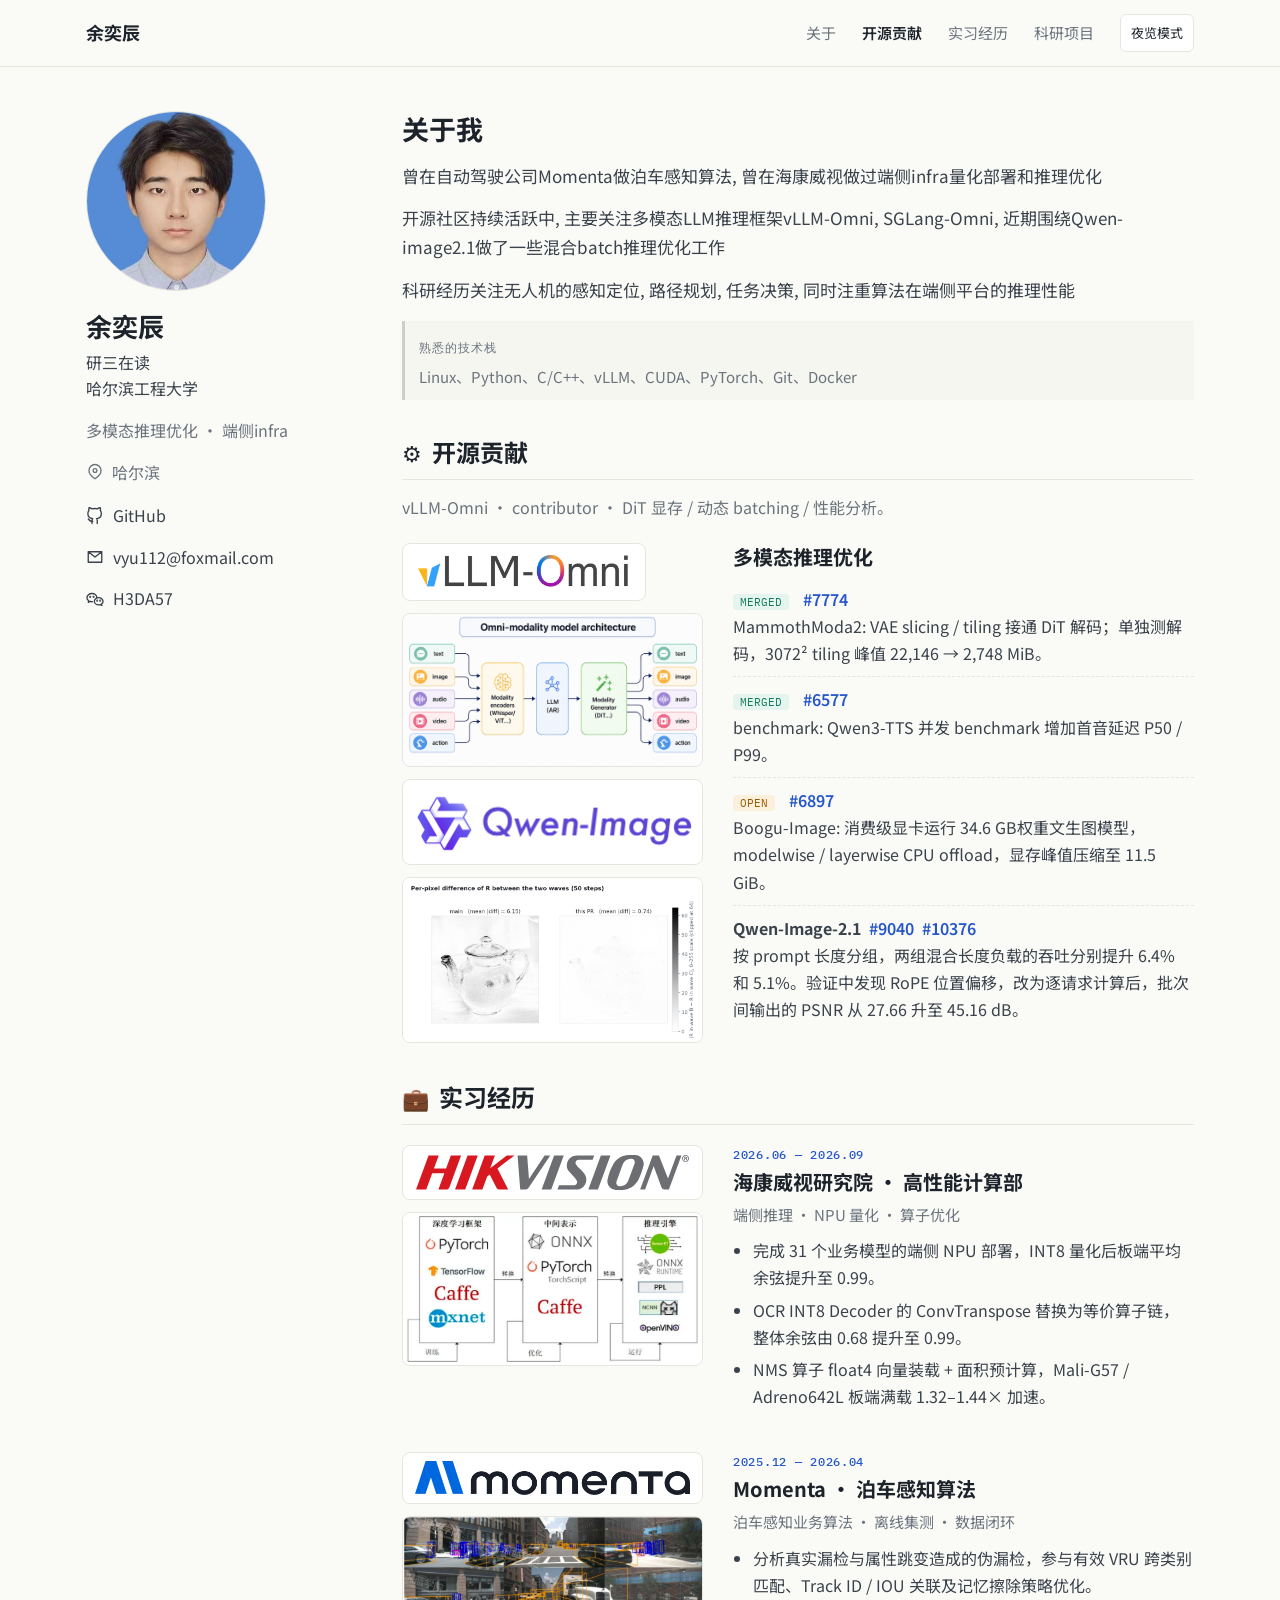
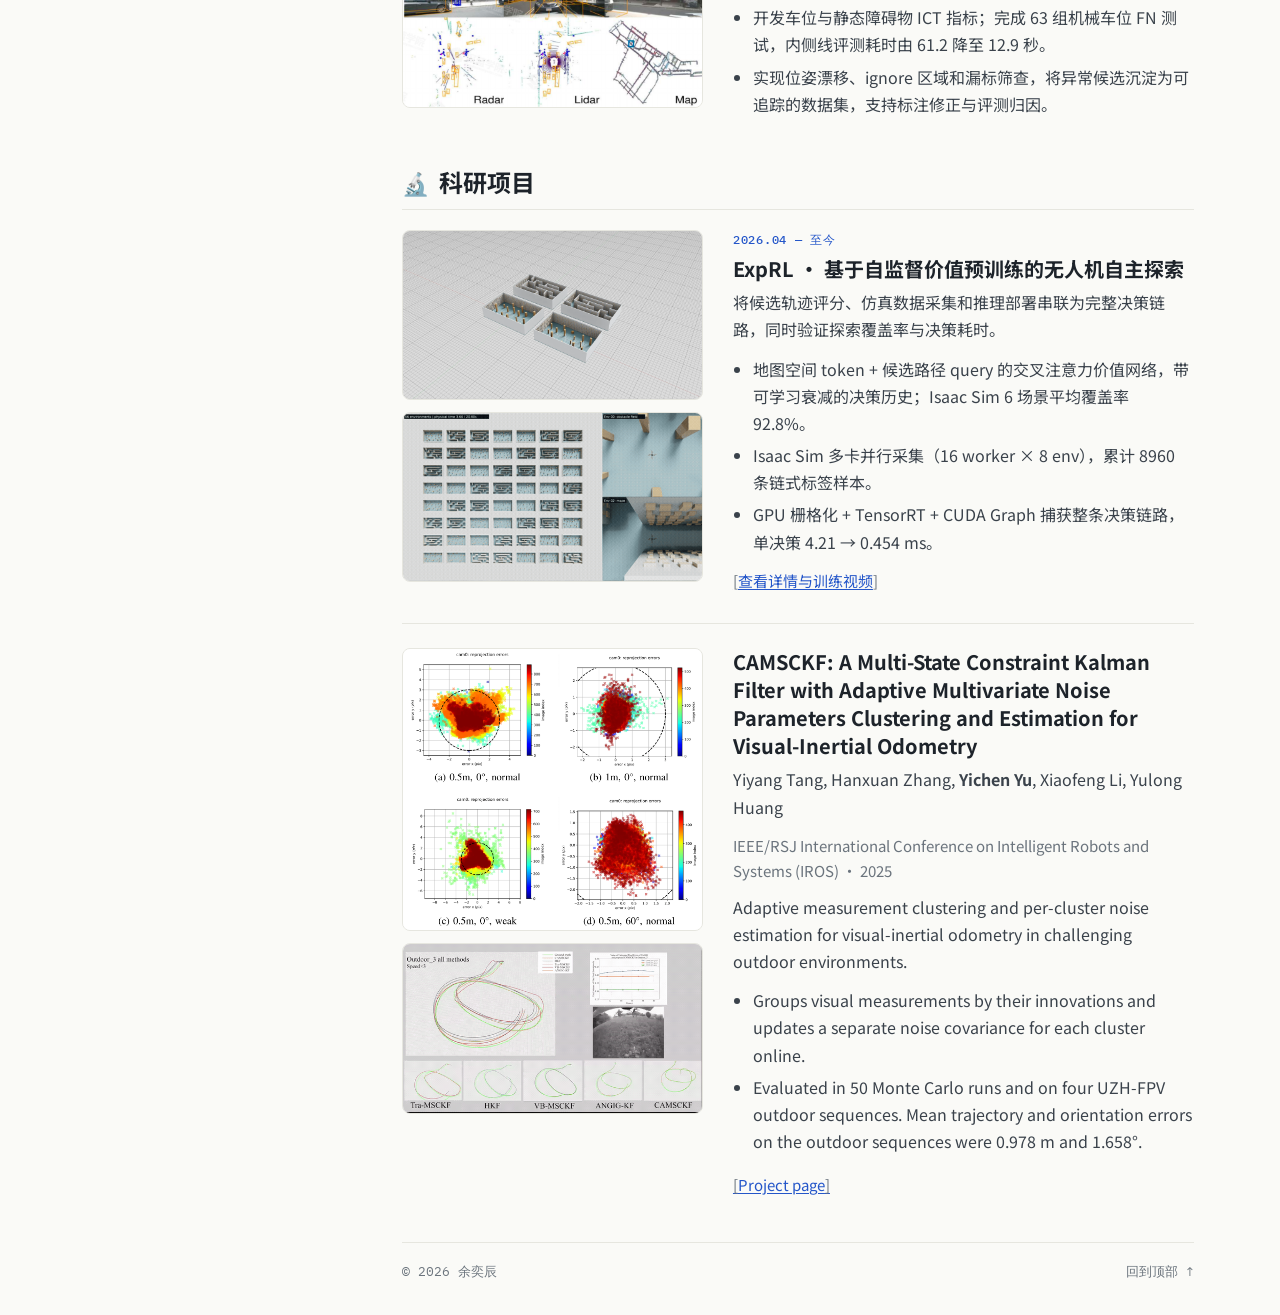
<file: index.html>
<!doctype html>
<html lang="zh-CN">
<head>
  <meta charset="UTF-8">
  <meta name="viewport" content="width=device-width, initial-scale=1">
  <meta name="description" content="余奕辰的个人主页：vLLM-Omni 开源贡献、海康威视端侧 NPU 部署、Momenta 泊车感知、ExpRL 无人机自主探索。">
  <meta property="og:title" content="余奕辰 · 个人主页">
  <meta property="og:type" content="website">
  <title>余奕辰 · 个人主页</title>
  <link rel="preconnect" href="https://fonts.googleapis.com">
  <link rel="preconnect" href="https://fonts.gstatic.com" crossorigin>
  <link href="https://fonts.googleapis.com/css2?family=IBM+Plex+Mono:wght@400;500&family=Noto+Sans+SC:wght@400;500;600;700&display=swap" rel="stylesheet">
  <link rel="stylesheet" href="assets/index.css">
  <script src="assets/index.js" defer></script>
<link rel="stylesheet" href="assets/theme.css"><script src="assets/theme.js"></script></head>
<body>
  <a class="skip-link" href="#main">跳到正文</a>

  <header class="site-header">
    <div class="header-inner">
      <a class="header-brand" href="index.html">余奕辰</a>
      <button class="menu-toggle" type="button" aria-expanded="false" aria-controls="primary-nav" hidden>
        <span>菜单</span>
        <svg viewBox="0 0 24 24" aria-hidden="true"><path d="M4 7h16M4 12h16M4 17h16"/></svg>
      </button>
      <nav id="primary-nav" class="primary-nav" aria-label="主导航">
        <a class="active" href="#about" aria-current="location">关于</a>
        <a href="#open-source">开源贡献</a>
        <a href="#experience">实习经历</a>
        <a href="#research">科研项目</a>
      </nav>
    </div>
  </header>

  <div class="page-layout">
    <aside class="profile" aria-label="个人信息">
      <div class="portrait-wrap">
        <img class="portrait" src="assets/media/profile-portrait.jpg" width="300" height="400" alt="余奕辰头像">
      </div>
      <h1>余奕辰</h1>
      <p class="profile-detail profile-role">研三在读</p>
      <p class="profile-detail profile-affiliation">哈尔滨工程大学</p>
      <p class="profile-detail profile-tagline">多模态推理优化 · 端侧infra</p>
      <p class="profile-detail profile-location">
        <svg class="detail-icon" viewBox="0 0 24 24" aria-hidden="true"><path d="M20 10c0 6-8 11-8 11S4 16 4 10a8 8 0 1 1 16 0Z"/><circle cx="12" cy="10" r="2.5"/></svg>
        <span>哈尔滨</span>
      </p>
      <ul class="profile-links" aria-label="联系方式与主页">
        <li>
          <a href="https://github.com/VLa1111" target="_blank" rel="noreferrer">
            <svg class="link-icon" viewBox="0 0 24 24" aria-hidden="true"><path d="M9 19c-4.3 1.4-4.3-2.5-6-3m12 6v-3.87a3.37 3.37 0 0 0-.94-2.61c3.14-.35 6.44-1.54 6.44-7A5.44 5.44 0 0 0 19 4.77 5.07 5.07 0 0 0 18.91 1S17.73.65 15 2.48a13.38 13.38 0 0 0-7 0C5.27.65 4.09 1 4.09 1A5.07 5.07 0 0 0 4 4.77a5.44 5.44 0 0 0-1.5 3.78c0 5.42 3.3 6.61 6.44 7A3.37 3.37 0 0 0 8 18.13V22"/></svg>
            <span>GitHub</span>
          </a>
        </li>
        <li>
          <a href="mailto:vyu112@foxmail.com" aria-label="发送邮件给余奕辰">
            <svg class="link-icon" viewBox="0 0 24 24" aria-hidden="true"><path d="M3 5h18v14H3zM3 5l9 7 9-7"/></svg>
            <span>vyu112@foxmail.com</span>
          </a>
        </li>
        <li>
          <span class="profile-wechat" aria-label="微信号 H3DA57">
            <svg class="link-icon" viewBox="0 0 24 24" aria-hidden="true"><path d="M14.5 10.2c0-3.1-3-5.6-6.6-5.6S1.3 7.1 1.3 10.2c0 1.7.9 3.2 2.4 4.2l-.6 2.1 2.4-1.2c.8.3 1.6.4 2.4.4h.5"/><path d="M22.7 15c0-2.7-2.6-4.9-5.8-4.9s-5.8 2.2-5.8 4.9 2.6 4.9 5.8 4.9c.7 0 1.4-.1 2.1-.3l2.1 1-.5-1.8c1.3-.9 2.1-2.3 2.1-3.8Z"/><circle cx="5.6" cy="9" r=".6"/><circle cx="10.1" cy="9" r=".6"/><circle cx="14.9" cy="14.2" r=".5"/><circle cx="18.9" cy="14.2" r=".5"/></svg>
            <span>H3DA57</span>
          </span>
        </li>
      </ul>
    </aside>

    <main id="main">
      <section class="about-section" id="about" aria-labelledby="about-title">
        <h1 id="about-title">关于我</h1>
        <div class="biography">
          <p>曾在自动驾驶公司Momenta做泊车感知算法, 曾在海康威视做过端侧infra量化部署和推理优化</p>
          <p>开源社区持续活跃中, 主要关注多模态LLM推理框架vLLM-Omni, SGLang-Omni, 近期围绕Qwen-image2.1做了一些混合batch推理优化工作 </p>
          <p>科研经历关注无人机的感知定位, 路径规划, 任务决策, 同时注重算法在端侧平台的推理性能</p>
        </div>
        <div class="draft-note"><span class="draft-label">熟悉的技术栈</span><p>Linux、Python、C/C++、vLLM、CUDA、PyTorch、Git、Docker</p></div>
      </section>

      <section id="open-source" class="content-section" aria-labelledby="open-source-title">
        <h2 id="open-source-title" class="section-heading"><span class="section-icon" aria-hidden="true">⚙️</span> 开源贡献</h2>
        <p class="section-lead">vLLM-Omni · contributor · DiT 显存 / 动态 batching / 性能分析。</p>
        <article class="entry">
          <div class="media-col">
            <figure class="media logo">
              <img src="assets/media/vllm-omni-logo.jpg" alt="vLLM-Omni 项目标识" loading="lazy">

            </figure>
            <figure class="media">
              <img src="assets/media/vllm-omni-arch.png" alt="vLLM-Omni 全模态模型架构图" loading="lazy" width="1400" height="713">

            </figure>
            <figure class="media">
              <a href="experiences/qwen-image-2-1.html">
                <img src="assets/media/qwen-image-logo.png" alt="Qwen-Image 标识 · Qwen-Image-2.1 优化项目" loading="lazy">
              </a>

            </figure>
            <figure class="media">
              <a href="experiences/qwen-image-2-1.html">
                <img src="assets/pr10376/fig4_diff_heatmap.png" alt="RoPE 修复前后的逐像素差分，平均绝对差从 6.15 降至 0.74" loading="lazy">
              </a>
            </figure>
          </div>
          <div class="entry-body">
            <!-- <p class="entry-kicker">VLLM-OMNI</p> -->
            <h3>多模态推理优化</h3>
            <ul class="prs">
              <li>
                <div class="pr-head"><span class="tag ok">MERGED</span><a href="experiences/vae-tiling.html">#7774</a></div>
                MammothModa2: VAE slicing / tiling 接通 DiT 解码；单独测解码，3072² tiling 峰值 22,146 → 2,748 MiB。
              </li>
              <li>
                <div class="pr-head"><span class="tag ok">MERGED</span><a href="experiences/tts-ttfp.html">#6577</a></div>
                benchmark: Qwen3-TTS 并发 benchmark 增加首音延迟 P50 / P99。
              </li>
              <li>
                <div class="pr-head"><span class="tag open">OPEN</span><a href="experiences/cpu-offload.html">#6897</a></div>
                Boogu-Image: 消费级显卡运行 34.6 GB权重文生图模型，modelwise / layerwise CPU offload，显存峰值压缩至 11.5 GiB。
              </li>
              <li>
                <div class="pr-head"><strong>Qwen-Image-2.1</strong><a href="experiences/qwen-image-2-1.html">#9040</a><a href="experiences/qwen-image-2-1.html">#10376</a></div>
                按 prompt 长度分组，两组混合长度负载的吞吐分别提升 6.4% 和 5.1%。验证中发现 RoPE 位置偏移，改为逐请求计算后，批次间输出的 PSNR 从 27.66 升至 45.16 dB。
              </li>
            </ul>
            <!-- <p class="links">
              <a href="https://github.com/VLa1111" target="_blank" rel="noreferrer">GitHub</a>
              <a href="experiences/vae-tiling.html">#7774 详情</a>
              <a href="experiences/qwen-image-2-1.html">#9040 / #10376 详情</a>
              <a href="experiences/cpu-offload.html">#6897 详情</a>
            </p> -->
          </div>
        </article>
      </section>

      <section id="experience" class="content-section" aria-labelledby="experience-title">
        <h2 id="experience-title" class="section-heading"><span class="section-icon" aria-hidden="true">💼</span> 实习经历</h2>

        <article class="entry">
          <div class="media-col">
            <figure class="media logo">
              <img src="assets/media/hikvision-logo.svg" alt="海康威视标识" loading="lazy">
            </figure>
            <figure class="media">
              <a href="experiences/edge-inference.html">
                <img src="assets/media/hikvision-inference.png" width="1536" height="786" alt="模型部署流程：从深度学习框架经中间表示转换到推理引擎" loading="lazy">
              </a>

            </figure>
          </div>
          <div class="entry-body">
            <p class="entry-kicker">2026.06 — 2026.09</p>
            <h3>海康威视研究院 · 高性能计算部</h3>
            <p class="role">端侧推理 · NPU 量化 · 算子优化</p>
            <!-- <p class="desc">围绕模型转换、量化精度与板端性能开展部署验证，并对不兼容算子和性能热点做针对性优化。</p> -->
            <ul class="bullets">
              <li>完成 31 个业务模型的端侧 NPU 部署，INT8 量化后板端平均余弦提升至 0.99。</li>
              <li>OCR INT8 Decoder 的 ConvTranspose 替换为等价算子链，整体余弦由 0.68 提升至 0.99。</li>
              <li>NMS 算子 float4 向量装载 + 面积预计算，Mali-G57 / Adreno642L 板端满载 1.32–1.44× 加速。</li>
            </ul>
            <!-- <p class="links"><a href="experiences/edge-inference.html">查看详情</a></p> -->
          </div>
        </article>

        <article class="entry">
          <div class="media-col">
            <figure class="media logo">
              <img src="assets/media/momenta-logo.png" alt="Momenta 标识" loading="lazy">
            </figure>
            <figure class="media">
              <a href="experiences/momenta.html">
                <img src="assets/media/momenta-perception.png" width="952" height="606" alt="街景目标检测框与雷达、激光雷达和地图视图" loading="lazy">
              </a>

            </figure>
          </div>
          <div class="entry-body">
            <p class="entry-kicker">2025.12 — 2026.04</p>
            <h3>Momenta · 泊车感知算法</h3>
            <p class="role">泊车感知业务算法 · 离线集测 · 数据闭环</p>
            <!-- <p class="desc">围绕泊车安全与可通过性，参与近距离 VRU 记忆策略优化，并开发 ICT 评测 Checker 与真值质量筛查规则。</p> -->
            <ul class="bullets">
              <li>分析真实漏检与属性跳变造成的伪漏检，参与有效 VRU 跨类别匹配、Track ID / IOU 关联及记忆擦除策略优化。</li>
              <li>开发车位与静态障碍物 ICT 指标；完成 63 组机械车位 FN 测试，内侧线评测耗时由 61.2 降至 12.9 秒。</li>
              <li>实现位姿漂移、ignore 区域和漏标筛查，将异常候选沉淀为可追踪的数据集，支持标注修正与评测归因。</li>
            </ul>
            <!-- <p class="links"><a href="experiences/momenta.html">查看详情</a></p> -->
          </div>
        </article>
      </section>

      <section id="research" class="content-section" aria-labelledby="research-title">
        <h2 id="research-title" class="section-heading"><span class="section-icon" aria-hidden="true">🔬</span> 科研项目</h2>

        <article class="entry">
          <div class="media-col">
            <figure class="media">
              <a href="experiences/research.html">
                <img src="assets/exprl/01-four-scenes.webp" alt="Isaac Sim 无人机探索训练场景总览" loading="lazy">
              </a>

            </figure>
            <figure class="media">
              <a href="experiences/research.html">
                <picture>
                  <source srcset="assets/exprl/training-poster.jpg" media="(prefers-reduced-motion: reduce)">
                  <img src="assets/exprl/training-preview.gif" width="448" height="252" alt="56 个 Isaac Sim 训练环境的动态预览，含障碍场和迷宫中的无人机近景" loading="lazy">
                </picture>
              </a>

            </figure>
          </div>
          <div class="entry-body">
            <p class="entry-kicker">2026.04 — 至今</p>
            <h3>ExpRL · 基于自监督价值预训练的无人机自主探索</h3>
            <!-- <p class="role">科研项目 · 决策模型 · 数采框架 · 端侧部署</p> -->
            <p class="desc">将候选轨迹评分、仿真数据采集和推理部署串联为完整决策链路，同时验证探索覆盖率与决策耗时。</p>
            <ul class="bullets">
              <li>地图空间 token + 候选路径 query 的交叉注意力价值网络，带可学习衰减的决策历史；Isaac Sim 6 场景平均覆盖率 92.8%。</li>
              <li>Isaac Sim 多卡并行采集（16 worker × 8 env），累计 8960 条链式标签样本。</li>
              <li>GPU 栅格化 + TensorRT + CUDA Graph 捕获整条决策链路，单决策 4.21 → 0.454 ms。</li>
            </ul>
            <p class="links">
              <a href="experiences/research.html">查看详情与训练视频</a>
              <!-- <a href="experiences/exprl-vlm.html">VLM 版本</a> -->
            </p>
          </div>
        </article>
        <article class="entry publication-entry">
          <div class="media-col">
            <figure class="media">
              <a href="assets/camsckf/figure-1.png" target="_blank" rel="noreferrer">
                <img src="assets/camsckf/figure-1.png" width="1170" height="1100" loading="lazy" alt="Figure 1: feature-point noise distributions under different observation distances, viewpoints, and lighting conditions.">
              </a>
            </figure>
            <figure class="media">
              <a href="experiences/camsckf.html">
                <picture>
                  <source srcset="assets/camsckf/preview-poster.jpg" media="(prefers-reduced-motion: reduce)">
                  <img src="assets/camsckf/preview.gif" width="640" height="360" loading="lazy" alt="CAMSCKF experimental demonstration with trajectory comparisons, estimated noise, and onboard camera footage.">
                </picture>
              </a>
            </figure>
          </div>
          <div class="entry-body" lang="en">
            <h3><a href="experiences/camsckf.html">CAMSCKF: A Multi-State Constraint Kalman Filter with Adaptive Multivariate Noise Parameters Clustering and Estimation for Visual-Inertial Odometry</a></h3>
            <p class="desc">Yiyang Tang, Hanxuan Zhang, <strong>Yichen Yu</strong>, Xiaofeng Li, Yulong Huang</p>
            <p class="role">IEEE/RSJ International Conference on Intelligent Robots and Systems (IROS) · 2025</p>
            <p class="desc">Adaptive measurement clustering and per-cluster noise estimation for visual-inertial odometry in challenging outdoor environments.</p>
            <ul class="bullets">
              <li>Groups visual measurements by their innovations and updates a separate noise covariance for each cluster online.</li>
              <li>Evaluated in 50 Monte Carlo runs and on four UZH-FPV outdoor sequences. Mean trajectory and orientation errors on the outdoor sequences were 0.978 m and 1.658°.</li>
            </ul>
            <p class="links">
              <a href="experiences/camsckf.html">Project page</a>
              <!-- <a href="https://yiyangtang521.github.io/camsckf/assets/paper.pdf">PDF</a> -->
              <!-- <a href="https://ieeexplore.ieee.org/document/11246963">IEEE</a> -->
              <!-- <a href="https://yiyangtang521.github.io/camsckf/#video">Video</a> -->
              <!-- <a href="https://yiyangtang521.github.io/camsckf/#citation">BibTeX</a> -->
            </p>
          </div>
        </article>
      </section>

      <footer class="site-footer">
        <span>© 2026 余奕辰</span>
        <a href="#about">回到顶部 ↑</a>
      </footer>
    </main>
  </div>
</body>
</html>
</file>
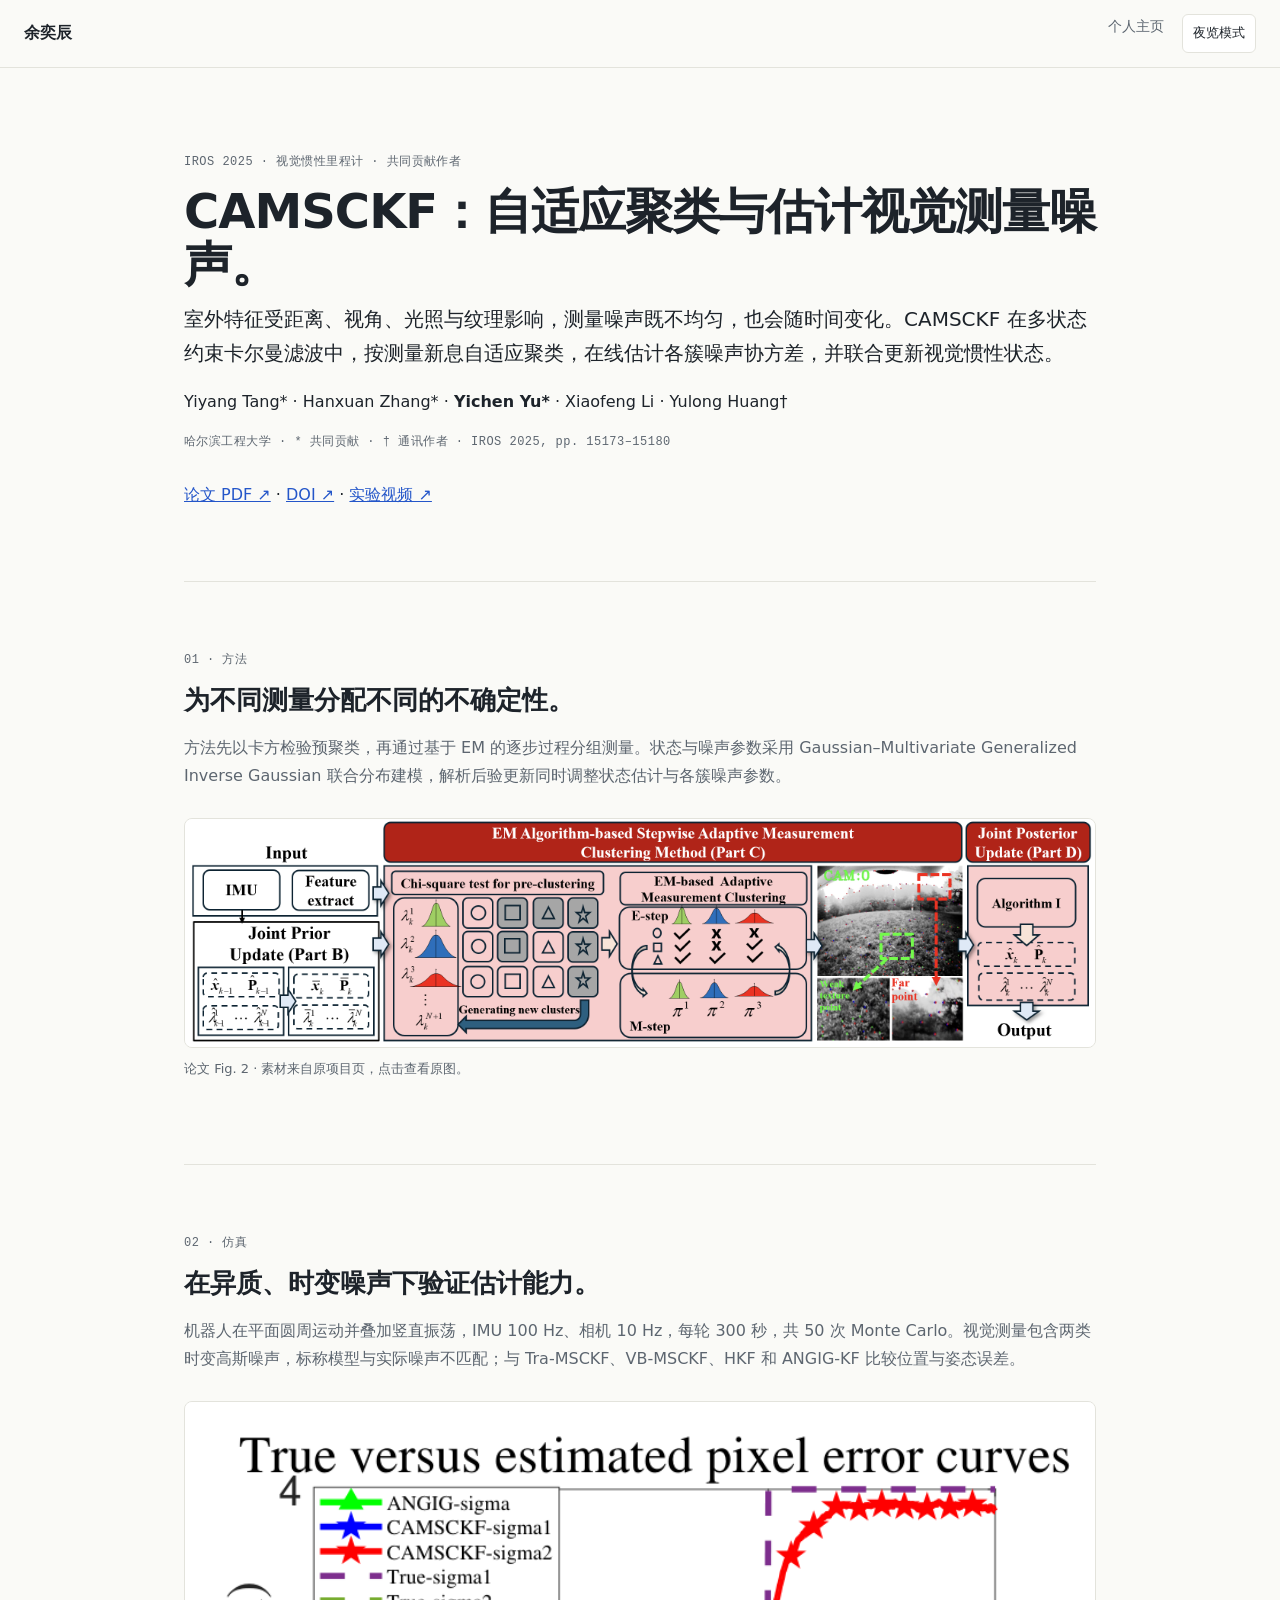
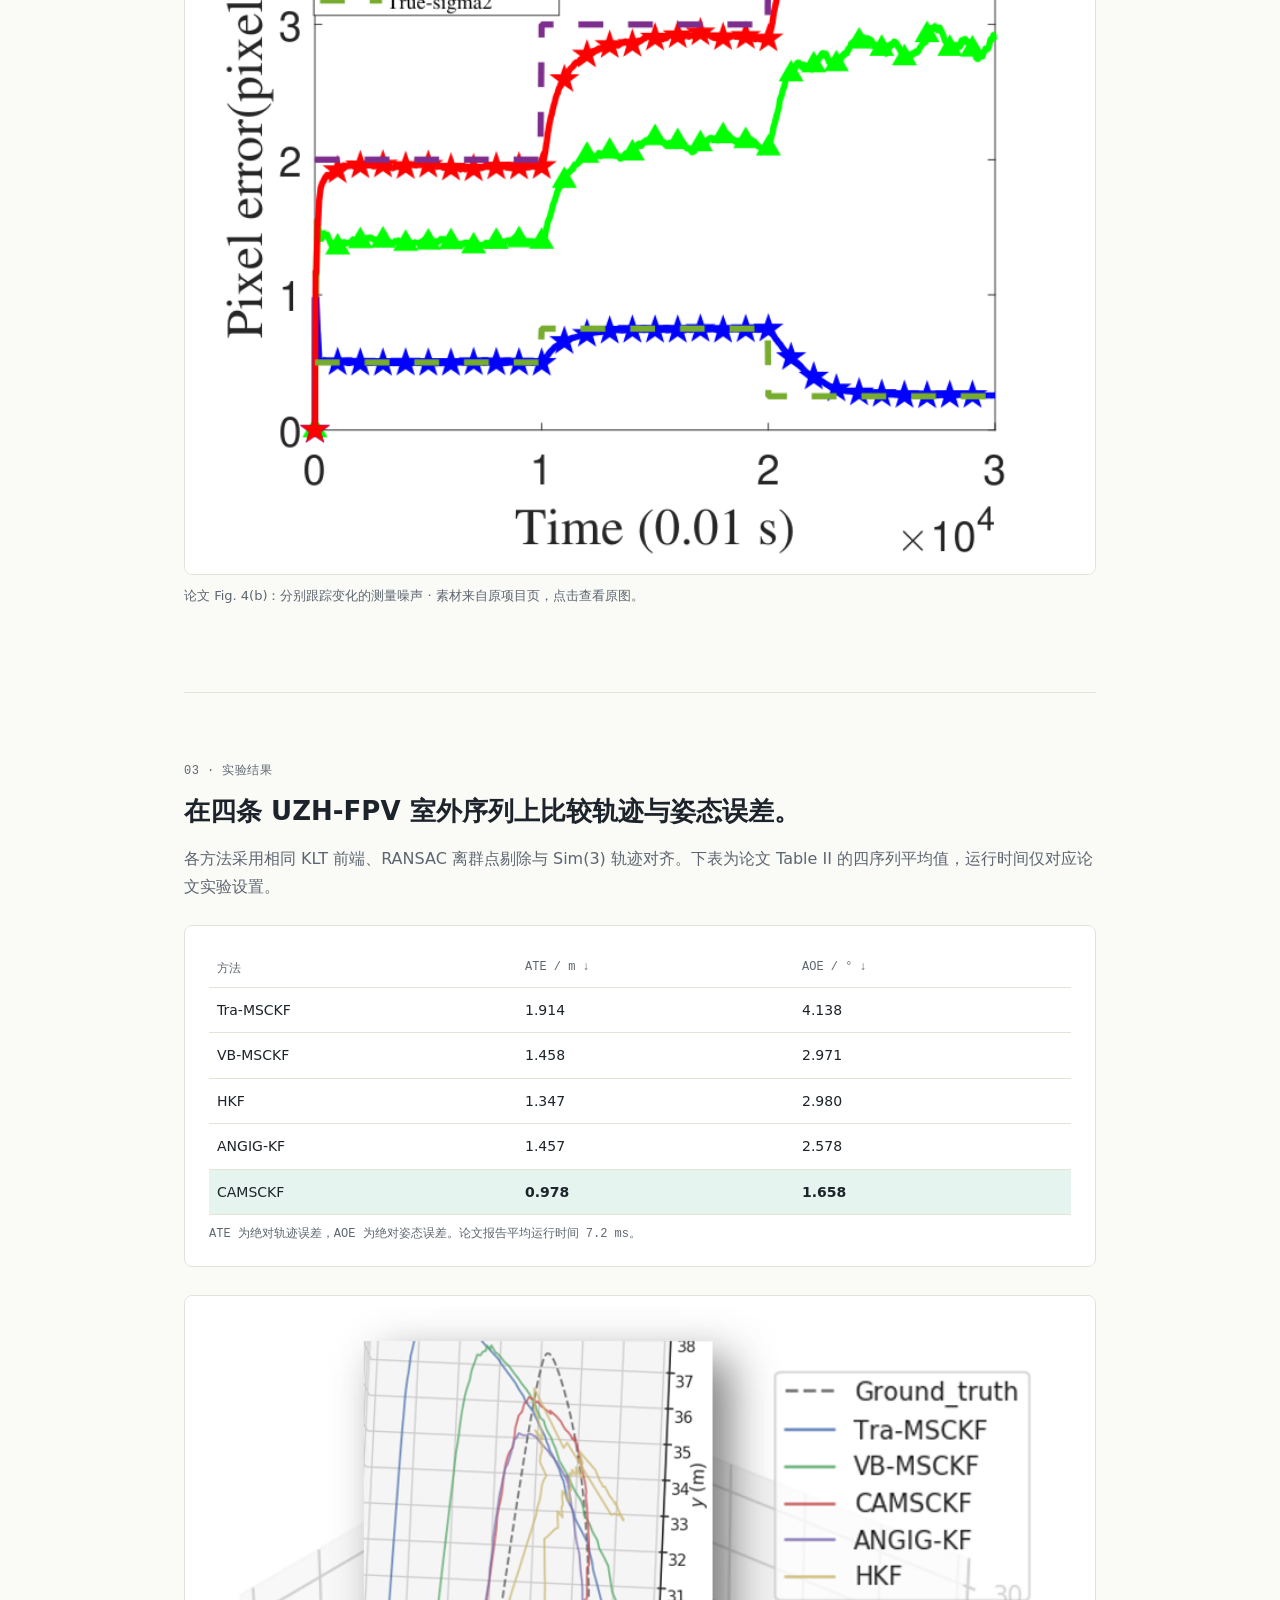
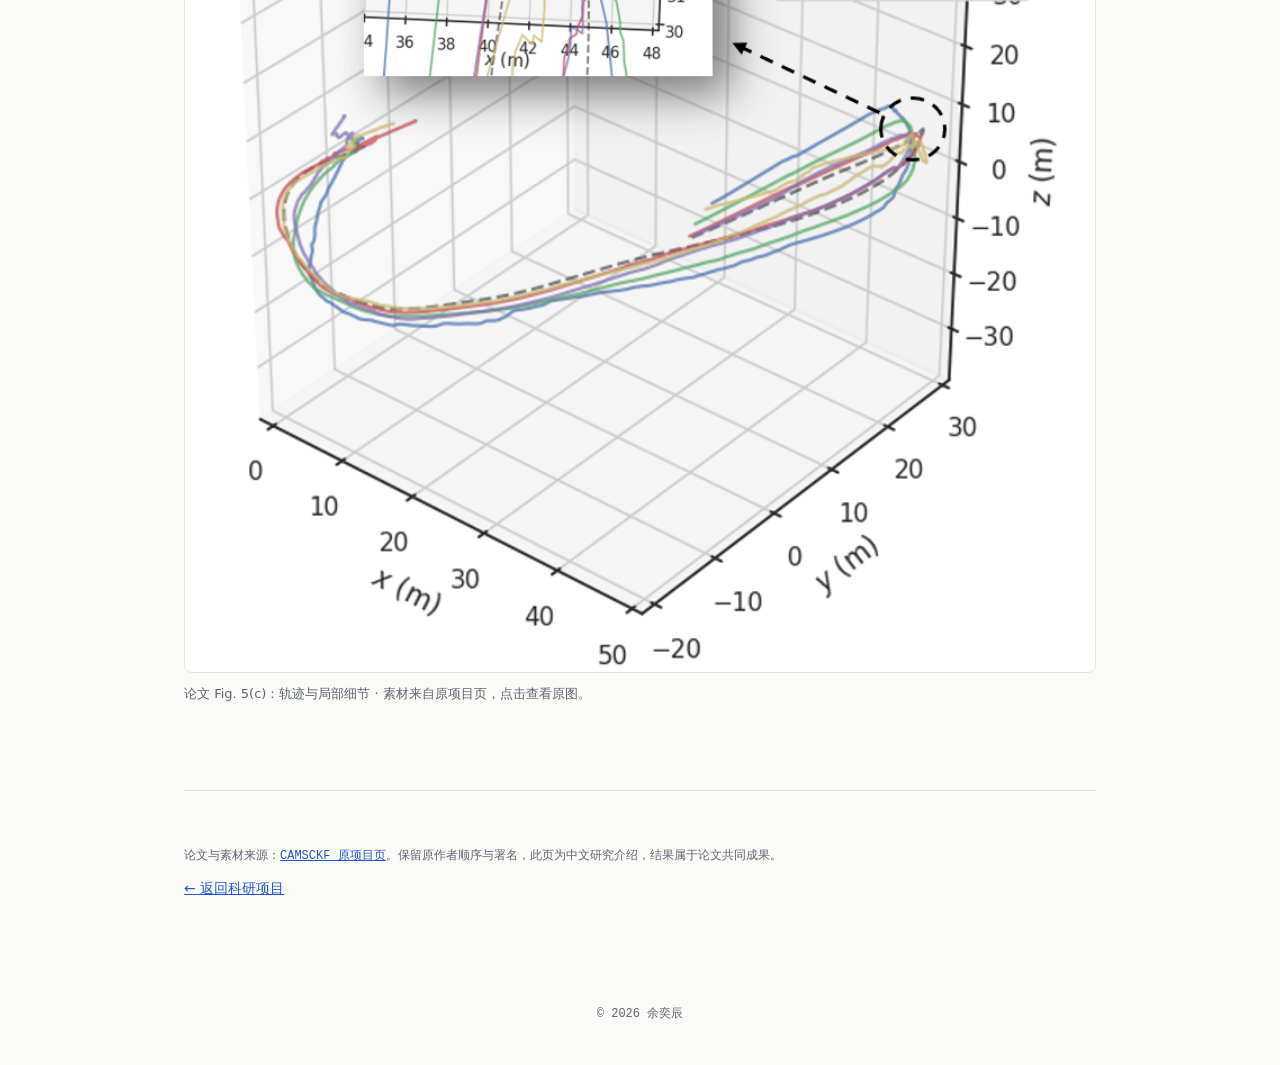
<file: experiences/camsckf.html>
<!doctype html>
<html lang="zh-CN"><head><meta charset="UTF-8"><meta name="viewport" content="width=device-width, initial-scale=1"><title>CAMSCKF · IROS 2025 · 余奕辰</title><link rel="stylesheet" href="../assets/home.css"><link rel="stylesheet" href="../assets/case.css"><link rel="stylesheet" href="../assets/theme.css"><script src="../assets/theme.js"></script></head><body>
<header class="top"><a class="brand" href="../index.html">余奕辰</a><nav><a href="../index.html">个人主页</a></nav></header><main>
<section class="hero"><p class="kicker">IROS 2025 · 视觉惯性里程计 · 共同贡献作者</p><h1>CAMSCKF：自适应聚类与估计视觉测量噪声。</h1><p class="lede">室外特征受距离、视角、光照与纹理影响，测量噪声既不均匀，也会随时间变化。CAMSCKF 在多状态约束卡尔曼滤波中，按测量新息自适应聚类，在线估计各簇噪声协方差，并联合更新视觉惯性状态。</p><p>Yiyang Tang* · Hanxuan Zhang* · <b>Yichen Yu*</b> · Xiaofeng Li · Yulong Huang†</p><p class="meta">哈尔滨工程大学 · * 共同贡献 · † 通讯作者 · IROS 2025, pp. 15173–15180</p><p><a href="https://yiyangtang521.github.io/camsckf/assets/paper.pdf">论文 PDF ↗</a> · <a href="https://doi.org/10.1109/IROS60139.2025.11246963">DOI ↗</a> · <a href="https://yiyangtang521.github.io/camsckf/#video">实验视频 ↗</a></p></section>
<section class="step"><p class="kicker">01 · 方法</p><h2>为不同测量分配不同的不确定性。</h2><p>方法先以卡方检验预聚类，再通过基于 EM 的逐步过程分组测量。状态与噪声参数采用 Gaussian–Multivariate Generalized Inverse Gaussian 联合分布建模，解析后验更新同时调整状态估计与各簇噪声参数。</p><figure class="evidence-figure"><a href="../assets/camsckf/framework.png" target="_blank" rel="noreferrer"><img src="../assets/camsckf/framework.png" alt="CAMSCKF：先验更新、自适应测量聚类与联合后验更新" loading="lazy"></a><figcaption>论文 Fig. 2 · 素材来自原项目页，点击查看原图。</figcaption></figure></section>
<section class="step"><p class="kicker">02 · 仿真</p><h2>在异质、时变噪声下验证估计能力。</h2><p>机器人在平面圆周运动并叠加竖直振荡，IMU 100 Hz、相机 10 Hz，每轮 300 秒，共 50 次 Monte Carlo。视觉测量包含两类时变高斯噪声，标称模型与实际噪声不匹配；与 Tra-MSCKF、VB-MSCKF、HKF 和 ANGIG-KF 比较位置与姿态误差。</p><figure class="evidence-figure"><a href="../assets/camsckf/simulation-noise.png" target="_blank" rel="noreferrer"><img src="../assets/camsckf/simulation-noise.png" alt="两类真实噪声与估计噪声随时间变化的曲线" loading="lazy"></a><figcaption>论文 Fig. 4(b)：分别跟踪变化的测量噪声 · 素材来自原项目页，点击查看原图。</figcaption></figure></section>
<section class="step"><p class="kicker">03 · 实验结果</p><h2>在四条 UZH-FPV 室外序列上比较轨迹与姿态误差。</h2><p>各方法采用相同 KLT 前端、RANSAC 离群点剔除与 Sim(3) 轨迹对齐。下表为论文 Table II 的四序列平均值，运行时间仅对应论文实验设置。</p><div class="panel scroll"><table><thead><tr><th>方法</th><th>ATE / m ↓</th><th>AOE / ° ↓</th></tr></thead><tbody><tr><td>Tra-MSCKF</td><td>1.914</td><td>4.138</td></tr><tr><td>VB-MSCKF</td><td>1.458</td><td>2.971</td></tr><tr><td>HKF</td><td>1.347</td><td>2.980</td></tr><tr><td>ANGIG-KF</td><td>1.457</td><td>2.578</td></tr><tr class="hl"><td>CAMSCKF</td><td><b>0.978</b></td><td><b>1.658</b></td></tr></tbody></table><p class="caption">ATE 为绝对轨迹误差，AOE 为绝对姿态误差。论文报告平均运行时间 7.2 ms。</p></div><figure class="evidence-figure"><a href="../assets/camsckf/trajectory-hard.png" target="_blank" rel="noreferrer"><img src="../assets/camsckf/trajectory-hard.png" alt="Outdoor forward 5 困难序列估计轨迹与真值对照" loading="lazy"></a><figcaption>论文 Fig. 5(c)：轨迹与局部细节 · 素材来自原项目页，点击查看原图。</figcaption></figure></section>
<section class="contact"><p class="caption">论文与素材来源：<a href="https://yiyangtang521.github.io/camsckf/">CAMSCKF 原项目页</a>。保留原作者顺序与署名，此页为中文研究介绍，结果属于论文共同成果。</p><a class="back" href="../index.html#research">← 返回科研项目</a></section></main><footer>© 2026 余奕辰</footer></body></html>
</file>
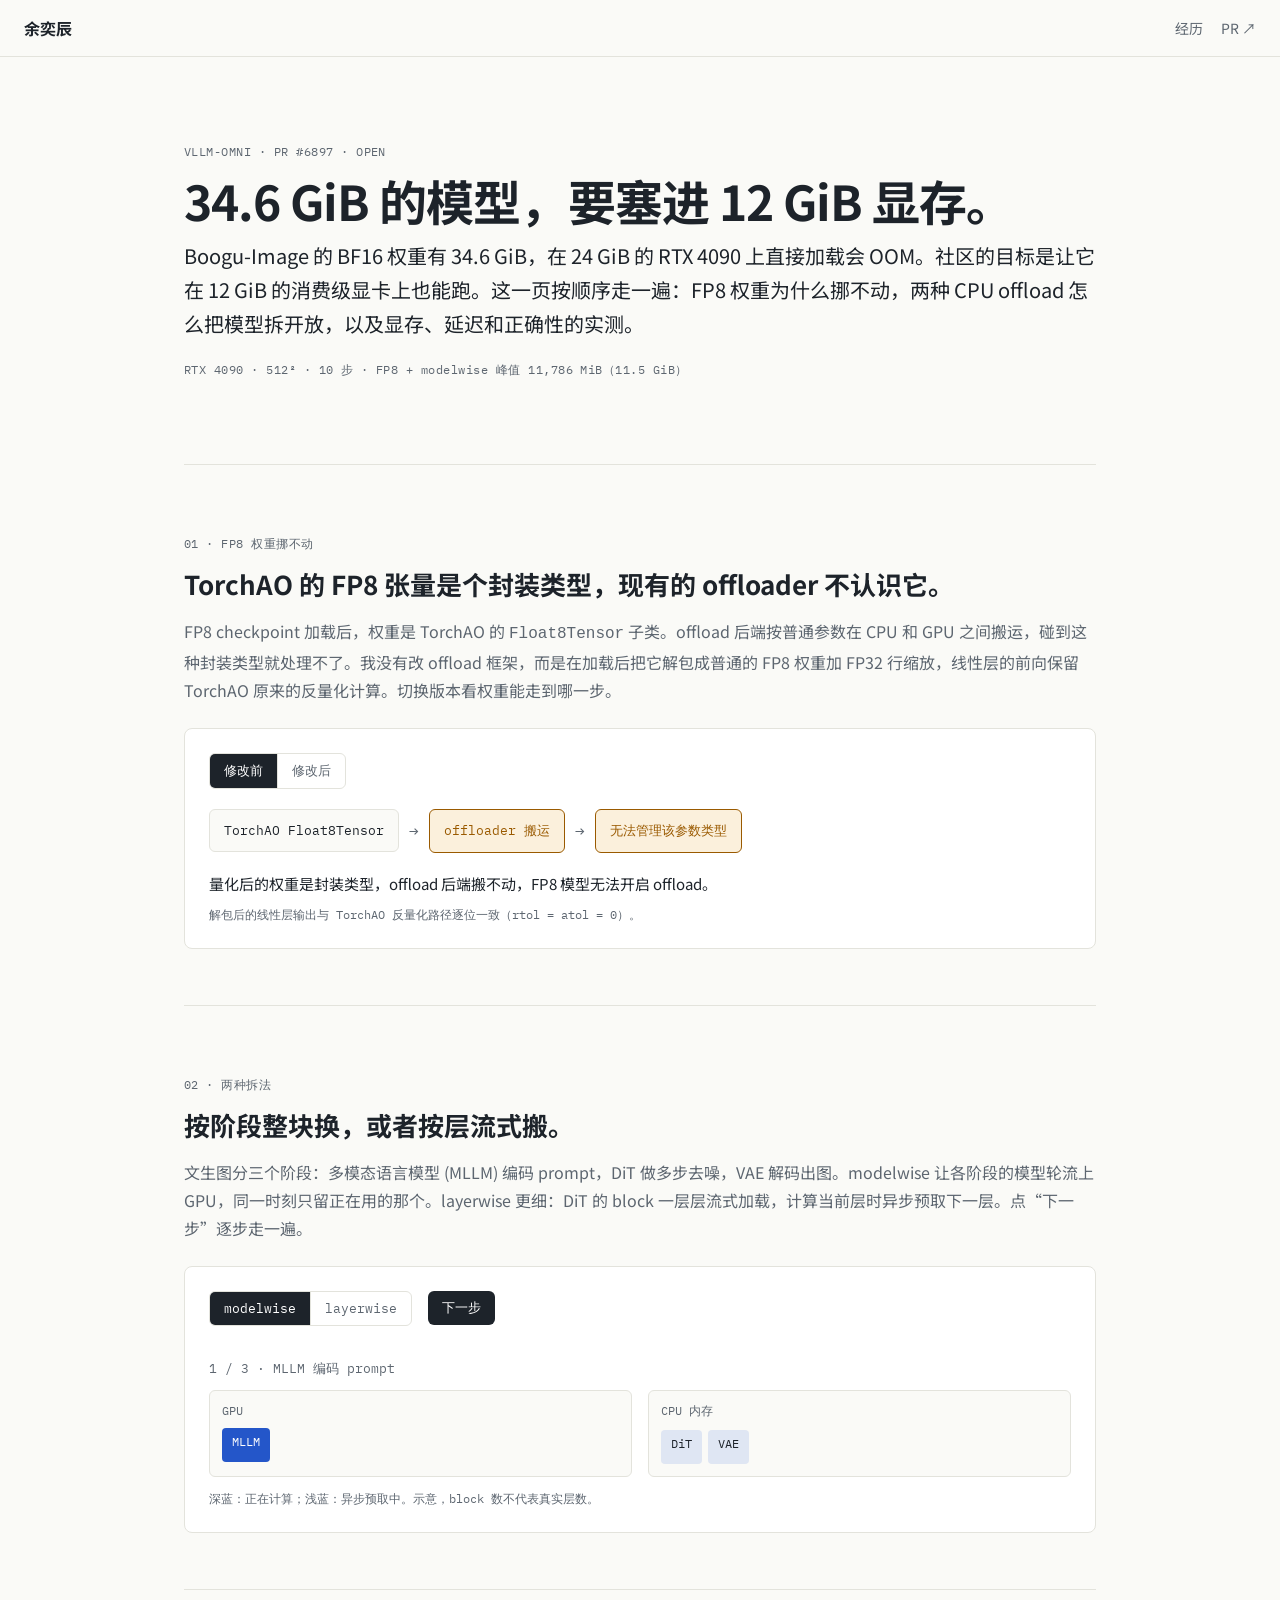
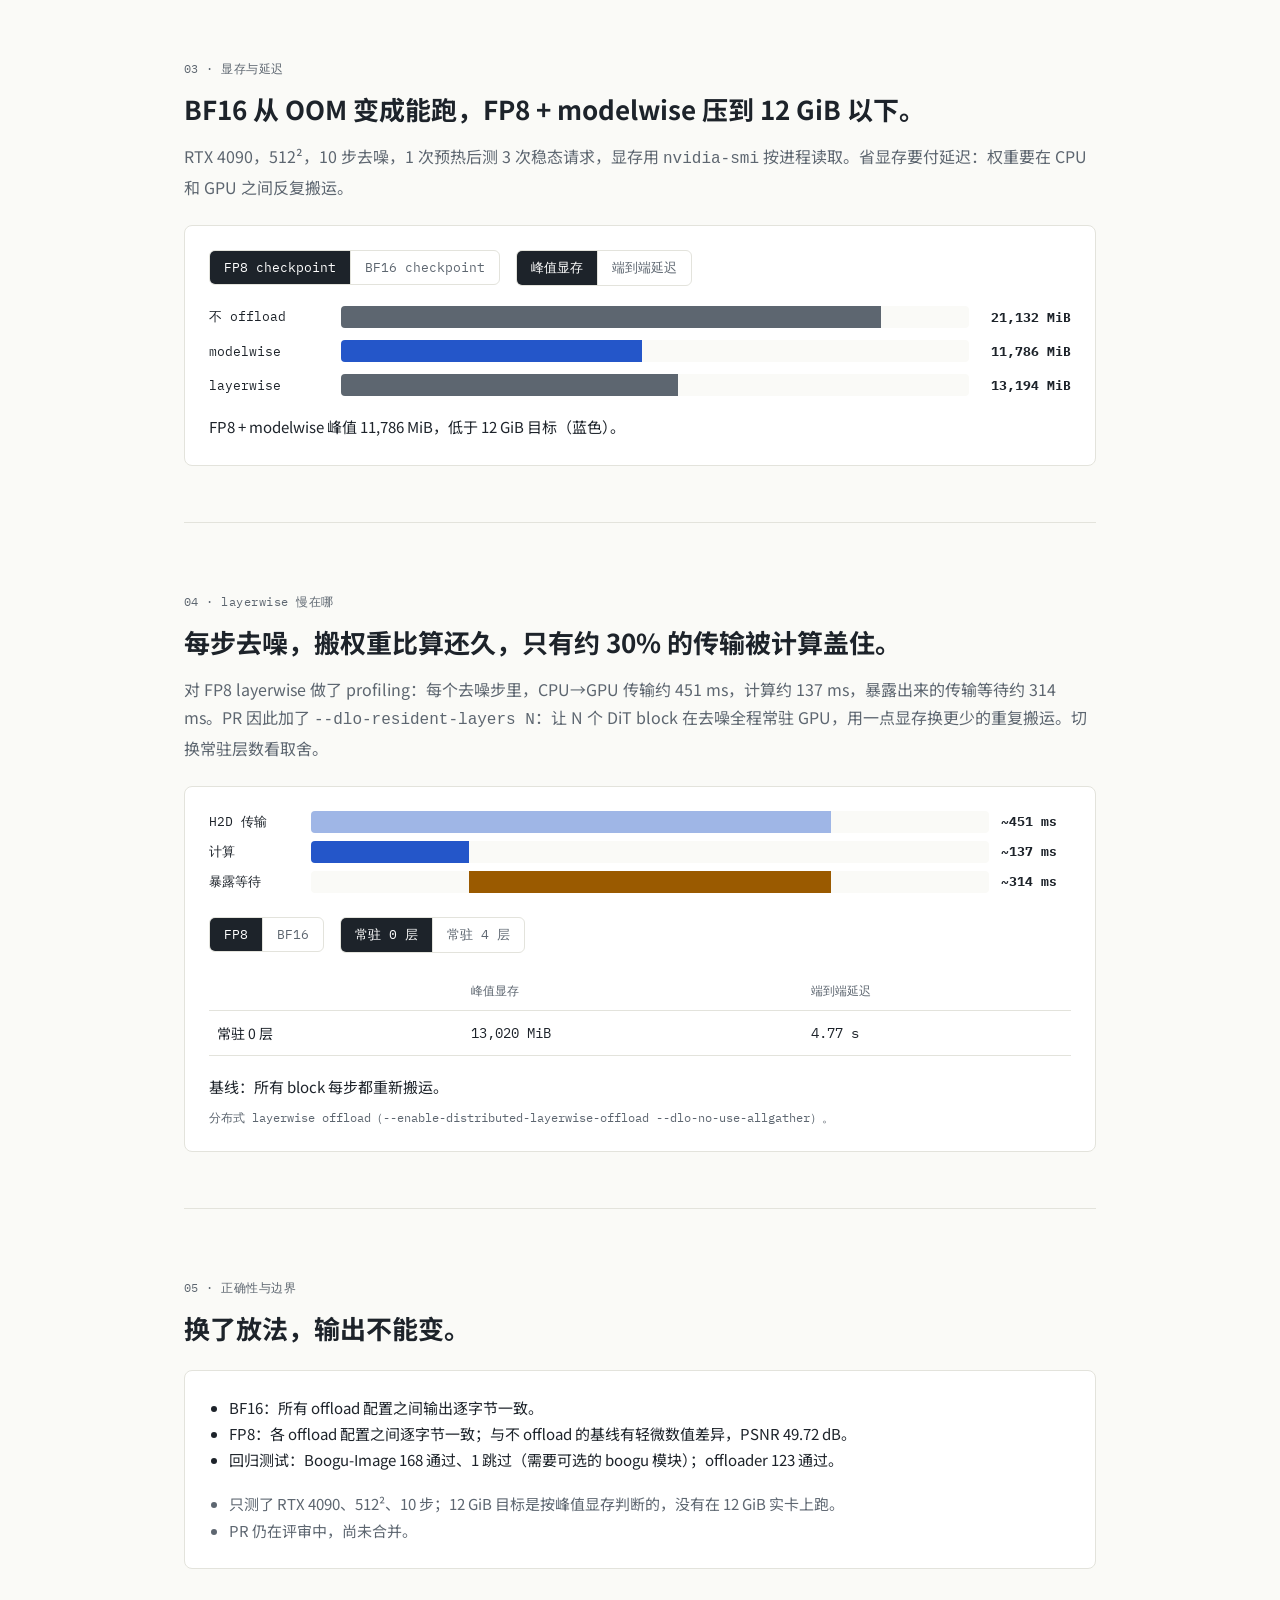
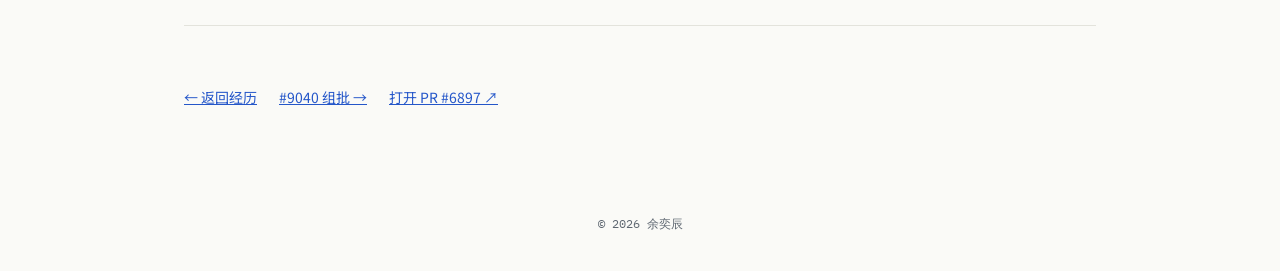
<file: experiences/cpu-offload.html>
<!doctype html>
<html lang="zh-CN">
<head>
  <meta charset="UTF-8">
  <meta name="viewport" content="width=device-width, initial-scale=1">
  <title>CPU Offload · 余奕辰</title>
  <meta name="description" content="vLLM-Omni PR #6897：为 Boogu-Image 接入 modelwise / layerwise CPU offload 并兼容 TorchAO FP8 权重，FP8 峰值显存 11.5 GiB。">
  <link rel="preconnect" href="https://fonts.googleapis.com">
  <link rel="preconnect" href="https://fonts.gstatic.com" crossorigin>
  <link href="https://fonts.googleapis.com/css2?family=IBM+Plex+Mono:wght@400;500&family=Noto+Sans+SC:wght@400;500;600;700&display=swap" rel="stylesheet">
  <link rel="stylesheet" href="../assets/home.css">
  <link rel="stylesheet" href="../assets/case.css">
  <style>
    .dev { display: grid; grid-template-columns: 1fr 1fr; gap: 16px; margin-bottom: 14px; }
    .dev > div { border: 1px solid var(--line); border-radius: 6px; padding: 12px; background: var(--bg); }
    .dev h4 { margin: 0 0 10px; font: 12px var(--mono); color: var(--muted); font-weight: 400; }
    .slots { display: flex; flex-wrap: wrap; gap: 6px; min-height: 34px; }
    .slots span { padding: 6px 10px; border-radius: 4px; font: 12px var(--mono); background: #dfe6f3; color: var(--ink); transition: background .2s; }
    .slots span.run { background: var(--accent); color: #fff; }
    .slots span.pre { background: #9fb6e6; }
    .stage-lab { font: 13px var(--mono); color: var(--muted); margin: 0 0 12px; }
    .bar .lim { position: relative; }
    .lines { position: relative; height: 0; }
    .tl2 { display: grid; gap: 8px; }
    .tl2 .row { display: grid; grid-template-columns: 90px 1fr 70px; gap: 12px; align-items: center; font: 13px var(--mono); }
    .tl2 .track { position: relative; height: 22px; background: var(--bg); border-radius: 4px; overflow: hidden; }
    .tl2 .track span { position: absolute; top: 0; height: 100%; }
    @media (max-width: 760px) { .dev { grid-template-columns: 1fr; } .tl2 .row { grid-template-columns: 60px 1fr 56px; } }
  </style>
</head>
<body>
  <header class="top">
    <a class="brand" href="../index.html">余奕辰</a>
    <nav>
      <a href="../index.html">经历</a>
      <a href="https://github.com/vllm-project/vllm-omni/pull/6897" target="_blank" rel="noreferrer">PR ↗</a>
    </nav>
  </header>

  <main>
    <section class="hero">
      <p class="kicker">VLLM-OMNI · PR #6897 · OPEN</p>
      <h1>34.6 GiB 的模型，<br>要塞进 12 GiB 显存。</h1>
      <p class="lede">Boogu-Image 的 BF16 权重有 34.6 GiB，在 24 GiB 的 RTX 4090 上直接加载会 OOM。社区的目标是让它在 12 GiB 的消费级显卡上也能跑。这一页按顺序走一遍：FP8 权重为什么挪不动，两种 CPU offload 怎么把模型拆开放，以及显存、延迟和正确性的实测。</p>
      <p class="meta">RTX 4090 · 512² · 10 步 · FP8 + modelwise 峰值 11,786 MiB（11.5 GiB）</p>
    </section>

    <section class="step">
      <p class="kicker">01 · FP8 权重挪不动</p>
      <h2>TorchAO 的 FP8 张量是个封装类型，<br>现有的 offloader 不认识它。</h2>
      <p>FP8 checkpoint 加载后，权重是 TorchAO 的 <code>Float8Tensor</code> 子类。offload 后端按普通参数在 CPU 和 GPU 之间搬运，碰到这种封装类型就处理不了。我没有改 offload 框架，而是在加载后把它解包成普通的 FP8 权重加 FP32 行缩放，线性层的前向保留 TorchAO 原来的反量化计算。切换版本看权重能走到哪一步。</p>
      <div class="panel">
        <div class="seg" role="group" aria-label="版本">
          <button type="button" data-fp="before" aria-pressed="true">修改前</button>
          <button type="button" data-fp="after" aria-pressed="false">修改后</button>
        </div>
        <div class="flow" id="fpFlow"></div>
        <p class="verdict" id="fpVerdict"></p>
        <p class="caption">解包后的线性层输出与 TorchAO 反量化路径逐位一致（rtol = atol = 0）。</p>
      </div>
    </section>

    <section class="step">
      <p class="kicker">02 · 两种拆法</p>
      <h2>按阶段整块换，<br>或者按层流式搬。</h2>
      <p>文生图分三个阶段：多模态语言模型 (MLLM) 编码 prompt，DiT 做多步去噪，VAE 解码出图。modelwise 让各阶段的模型轮流上 GPU，同一时刻只留正在用的那个。layerwise 更细：DiT 的 block 一层层流式加载，计算当前层时异步预取下一层。点“下一步”逐步走一遍。</p>
      <div class="panel">
        <div class="seg" role="group" aria-label="offload 模式">
          <button type="button" data-om="model" aria-pressed="true">modelwise</button>
          <button type="button" data-om="layer" aria-pressed="false">layerwise</button>
        </div>
        <button type="button" class="btn-sm" id="omNext">下一步</button>
        <p class="stage-lab" id="omStage" style="margin-top:14px"></p>
        <div class="dev">
          <div><h4>GPU</h4><div class="slots" id="gpu"></div></div>
          <div><h4>CPU 内存</h4><div class="slots" id="cpu"></div></div>
        </div>
        <p class="caption">深蓝：正在计算；浅蓝：异步预取中。示意，block 数不代表真实层数。</p>
      </div>
    </section>

    <section class="step">
      <p class="kicker">03 · 显存与延迟</p>
      <h2>BF16 从 OOM 变成能跑，<br>FP8 + modelwise 压到 12 GiB 以下。</h2>
      <p>RTX 4090，512²，10 步去噪，1 次预热后测 3 次稳态请求，显存用 <code>nvidia-smi</code> 按进程读取。省显存要付延迟：权重要在 CPU 和 GPU 之间反复搬运。</p>
      <div class="panel">
        <div class="seg" role="group" aria-label="精度">
          <button type="button" data-prec="fp8" aria-pressed="true">FP8 checkpoint</button>
          <button type="button" data-prec="bf16" aria-pressed="false">BF16 checkpoint</button>
        </div>
        <div class="seg" role="group" aria-label="指标">
          <button type="button" data-met="mem" aria-pressed="true">峰值显存</button>
          <button type="button" data-met="lat" aria-pressed="false">端到端延迟</button>
        </div>
        <div class="bars" id="resBars"></div>
        <p class="verdict" id="resVerdict"></p>
      </div>
    </section>

    <section class="step">
      <p class="kicker">04 · layerwise 慢在哪</p>
      <h2>每步去噪，搬权重比算还久，<br>只有约 30% 的传输被计算盖住。</h2>
      <p>对 FP8 layerwise 做了 profiling：每个去噪步里，CPU→GPU 传输约 451 ms，计算约 137 ms，暴露出来的传输等待约 314 ms。PR 因此加了 <code>--dlo-resident-layers N</code>：让 N 个 DiT block 在去噪全程常驻 GPU，用一点显存换更少的重复搬运。切换常驻层数看取舍。</p>
      <div class="panel">
        <div class="tl2" style="margin-bottom:24px">
          <div class="row"><span>H2D 传输</span><div class="track"><span style="left:0;width:76.7%;background:#9fb6e6"></span></div><b>~451 ms</b></div>
          <div class="row"><span>计算</span><div class="track"><span style="left:0;width:23.3%;background:var(--accent)"></span></div><b>~137 ms</b></div>
          <div class="row"><span>暴露等待</span><div class="track"><span style="left:23.3%;width:53.4%;background:var(--warn)"></span></div><b>~314 ms</b></div>
        </div>
        <div class="seg" role="group" aria-label="精度">
          <button type="button" data-dp="fp8" aria-pressed="true">FP8</button>
          <button type="button" data-dp="bf16" aria-pressed="false">BF16</button>
        </div>
        <div class="seg" role="group" aria-label="常驻层数">
          <button type="button" data-dl="0" aria-pressed="true">常驻 0 层</button>
          <button type="button" data-dl="4" aria-pressed="false">常驻 4 层</button>
        </div>
        <div class="scroll">
          <table><thead><tr><th></th><th>峰值显存</th><th>端到端延迟</th></tr></thead><tbody id="dloBody"></tbody></table>
        </div>
        <p class="verdict" id="dloVerdict"></p>
        <p class="caption">分布式 layerwise offload（--enable-distributed-layerwise-offload --dlo-no-use-allgather）。</p>
      </div>
    </section>

    <section class="step">
      <p class="kicker">05 · 正确性与边界</p>
      <h2>换了放法，<br>输出不能变。</h2>
      <div class="panel">
        <ul class="limits" style="margin:0;color:var(--ink)">
          <li>BF16：所有 offload 配置之间输出逐字节一致。</li>
          <li>FP8：各 offload 配置之间逐字节一致；与不 offload 的基线有轻微数值差异，PSNR 49.72 dB。</li>
          <li>回归测试：Boogu-Image 168 通过、1 跳过（需要可选的 boogu 模块）；offloader 123 通过。</li>
        </ul>
        <ul class="limits">
          <li>只测了 RTX 4090、512²、10 步；12 GiB 目标是按峰值显存判断的，没有在 12 GiB 实卡上跑。</li>
          <li>PR 仍在评审中，尚未合并。</li>
        </ul>
      </div>
    </section>

    <section class="contact">
      <a class="back" href="../index.html">← 返回经历</a>
      <a class="back" href="qwen-image-2-1.html">#9040 组批 →</a>
      <a class="back" href="https://github.com/vllm-project/vllm-omni/pull/6897" target="_blank" rel="noreferrer">打开 PR #6897 ↗</a>
    </section>
  </main>

  <footer>© 2026 余奕辰</footer>

  <script src="../assets/case.js"></script>
  <script>
    // 01 FP8 repack
    function setFp(v) {
      const after = v === 'after';
      const nodes = after
        ? [['TorchAO Float8Tensor', ''], ['解包：FP8 权重 + FP32 行缩放', 'hit'], ['offloader 搬运', 'hit'], ['前向：等价反量化', 'hit']]
        : [['TorchAO Float8Tensor', ''], ['offloader 搬运', 'miss'], ['无法管理该参数类型', 'miss']];
      $('fpFlow').innerHTML = nodes.map(([t, c]) => `<span class="node ${c}">${t}</span>`).join('<span class="arrow">→</span>');
      $('fpVerdict').textContent = after
        ? '权重变成普通 FP8 参数，现有的两种 offload 后端不用改就能管理。'
        : '量化后的权重是封装类型，offload 后端搬不动，FP8 模型无法开启 offload。';
    }
    bindSeg('fp', setFp);
    setFp('before');

    // 02 offload walkthrough (illustrative)
    const MODEL = [
      { s: 'MLLM 编码 prompt', gpu: [['MLLM', 'run']], cpu: ['DiT', 'VAE'] },
      { s: 'DiT 去噪（多步）', gpu: [['DiT', 'run']], cpu: ['MLLM', 'VAE'] },
      { s: 'VAE 解码', gpu: [['VAE', 'run']], cpu: ['MLLM', 'DiT'] }
    ];
    const B = 6, LAYER = [{ s: 'MLLM 编码 prompt', gpu: [['MLLM', 'run']], cpu: ['VAE', ...Array.from({ length: B }, (_, i) => 'B' + i)] }];
    for (let i = 0; i < B; i++) {
      const gpu = [['B' + i, 'run']];
      if (i + 1 < B) gpu.push(['B' + (i + 1), 'pre']);
      LAYER.push({ s: `DiT 去噪 · 计算 block ${i}${i + 1 < B ? `，预取 block ${i + 1}` : ''}`, gpu, cpu: ['MLLM', 'VAE', ...Array.from({ length: B }, (_, j) => 'B' + j).filter(n => !gpu.some(g => g[0] === n))] });
    }
    LAYER.push({ s: 'VAE 解码', gpu: [['VAE', 'run']], cpu: ['MLLM', ...Array.from({ length: B }, (_, i) => 'B' + i)] });
    let om = 'model', k = 0;
    function renderOm() {
      const seq = om === 'model' ? MODEL : LAYER, st = seq[k];
      $('omStage').textContent = `${k + 1} / ${seq.length} · ${st.s}`;
      $('gpu').innerHTML = st.gpu.map(([n, c]) => `<span class="${c}">${n}</span>`).join('');
      $('cpu').innerHTML = st.cpu.map(n => `<span>${n}</span>`).join('');
    }
    bindSeg('om', v => { om = v; k = 0; renderOm(); });
    $('omNext').addEventListener('click', () => { k = (k + 1) % (om === 'model' ? MODEL : LAYER).length; renderOm(); });
    renderOm();

    // 03 results (PR #6897, RTX 4090)
    const RES = {
      bf16: [['不 offload', null, null], ['modelwise', 21924, 5.66], ['layerwise', 21380, 9.18]],
      fp8:  [['不 offload', 21132, 1.61], ['modelwise', 11786, 3.97], ['layerwise', 13194, 4.83]]
    };
    let prec = 'fp8', met = 'mem';
    function renderRes() {
      const rows = RES[prec], max = met === 'mem' ? 24576 : 10;
      $('resBars').innerHTML = rows.map(([n, m, l]) => {
        const v = met === 'mem' ? m : l;
        if (v === null) return `<div class="bar"><span>${n}</span><div class="t"><div class="f warn" style="width:100%"></div></div><b>OOM</b></div>`;
        const good = met === 'mem' && v < 12288;
        return `<div class="bar"><span>${n}</span><div class="t"><div class="f ${good ? 'on' : ''}" style="width:${v / max * 100}%"></div></div><b>${met === 'mem' ? v.toLocaleString() + ' MiB' : v + ' s'}</b></div>`;
      }).join('');
      $('resVerdict').textContent = prec === 'bf16'
        ? (met === 'mem' ? '34.6 GiB 的 BF16 权重直接加载会 OOM；两种 offload 都能在 24 GiB 卡上跑起来。' : 'layerwise 每层都要搬权重，比 modelwise 慢不少。')
        : (met === 'mem' ? 'FP8 + modelwise 峰值 11,786 MiB，低于 12 GiB 目标（蓝色）。' : '不 offload 最快（1.61 s），offload 的代价是 2.5–3 倍延迟。');
    }
    bindSeg('prec', v => { prec = v; renderRes(); });
    bindSeg('met', v => { met = v; renderRes(); });
    renderRes();

    // 04 resident layers (PR #6897)
    const DLO = { bf16: { 0: [21038, 9.16], 4: [22014, 8.64] }, fp8: { 0: [13020, 4.77], 4: [13708, 4.58] } };
    let dp = 'fp8', dl = '0';
    function renderDlo() {
      const [m0, l0] = DLO[dp][0], [m, l] = DLO[dp][dl];
      $('dloBody').innerHTML = `<tr${dl === '4' ? ' class="hl"' : ''}><td>常驻 ${dl} 层</td><td class="num">${m.toLocaleString()} MiB</td><td class="num">${l} s</td></tr>`;
      $('dloVerdict').textContent = dl === '0'
        ? '基线：所有 block 每步都重新搬运。'
        : `显存 +${(m - m0).toLocaleString()} MiB，延迟 −${((1 - l / l0) * 100).toFixed(1)}%。`;
    }
    bindSeg('dp', v => { dp = v; renderDlo(); });
    bindSeg('dl', v => { dl = v; renderDlo(); });
    renderDlo();
  </script>
</body>
</html>
</file>
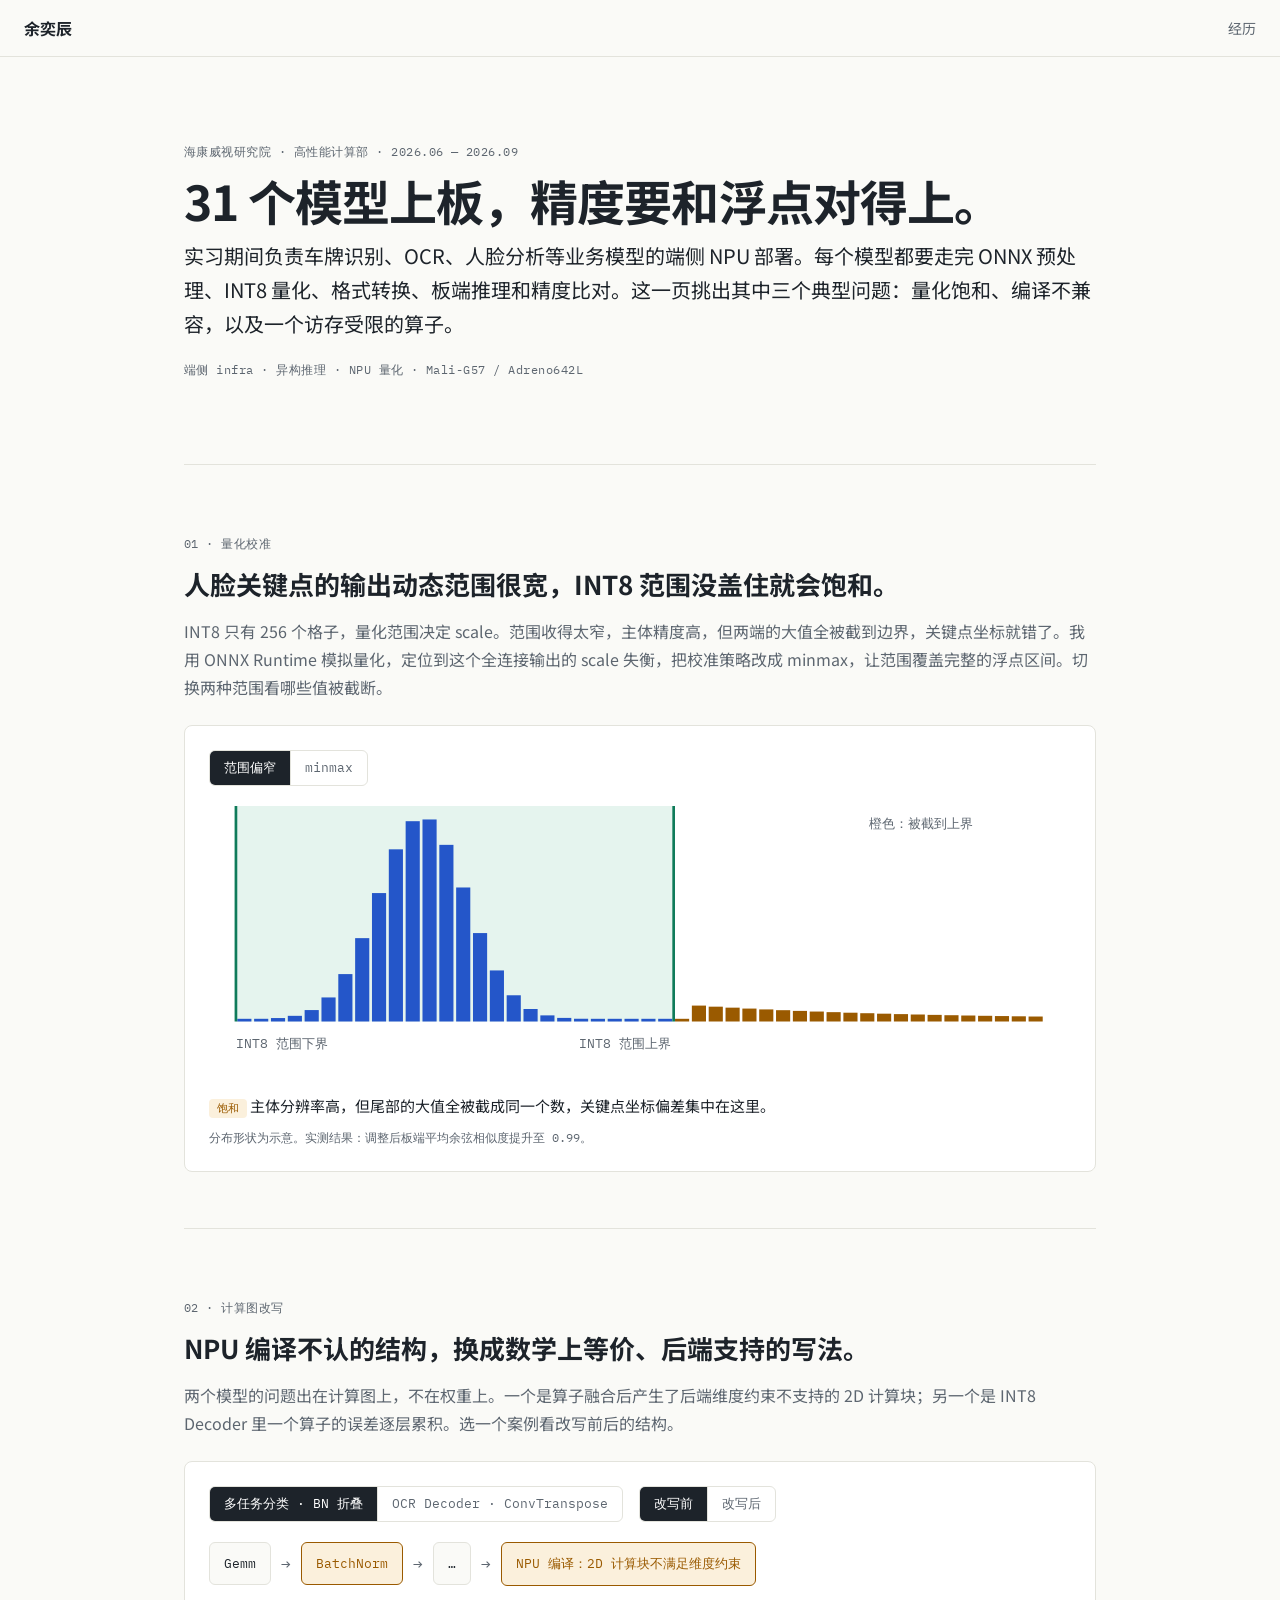
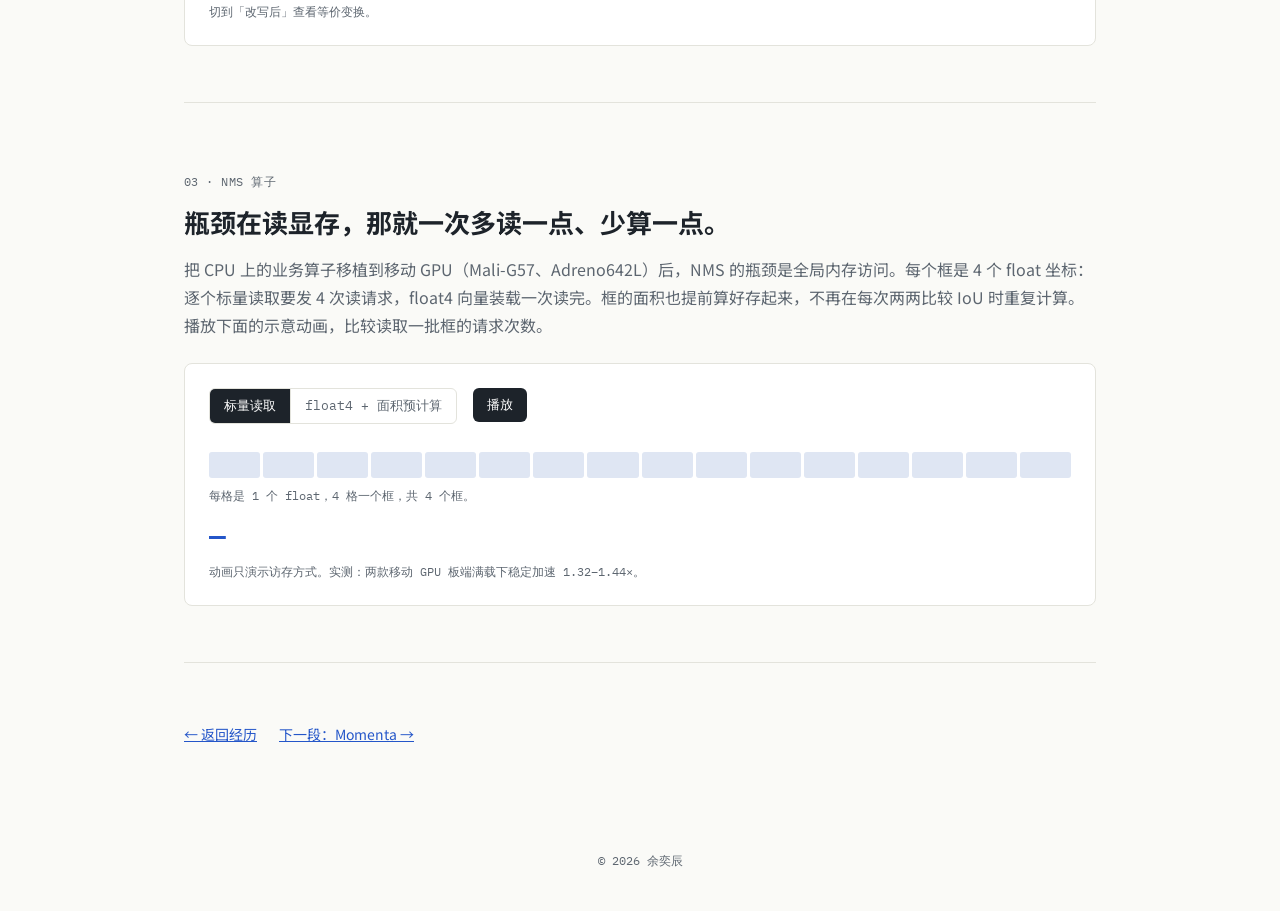
<file: experiences/edge-inference.html>
<!doctype html>
<html lang="zh-CN">
<head>
  <meta charset="UTF-8">
  <meta name="viewport" content="width=device-width, initial-scale=1">
  <title>端侧 NPU 部署 · 余奕辰</title>
  <meta name="description" content="海康威视研究院实习：31 个业务模型的端侧 NPU 部署，量化校准、计算图改写与移动 GPU 算子优化。">
  <link rel="preconnect" href="https://fonts.googleapis.com">
  <link rel="preconnect" href="https://fonts.gstatic.com" crossorigin>
  <link href="https://fonts.googleapis.com/css2?family=IBM+Plex+Mono:wght@400;500&family=Noto+Sans+SC:wght@400;500;600;700&display=swap" rel="stylesheet">
  <link rel="stylesheet" href="../assets/home.css">
  <link rel="stylesheet" href="../assets/case.css">
  <style>
    .hist { width: 100%; height: auto; display: block; }
    .hist .b { fill: var(--accent); }
    .hist .b.clip { fill: var(--warn); }
    .hist .range { fill: var(--ok-bg); }
    .hist .edge { stroke: var(--ok); stroke-width: 2; }
    .hist text { font: 10px var(--mono); fill: var(--muted); }
    .mem { display: grid; grid-template-columns: repeat(16, 1fr); gap: 3px; margin: 8px 0 4px; }
    .mem i { height: 26px; border-radius: 3px; background: #dfe6f3; transition: background .12s; }
    .mem i.ld { background: var(--accent); }
    .cnt { font: 500 28px var(--mono); color: var(--accent); margin: 12px 0 0; }
  </style>
</head>
<body>
  <header class="top">
    <a class="brand" href="../index.html">余奕辰</a>
    <nav><a href="../index.html">经历</a></nav>
  </header>

  <main>
    <section class="hero">
      <p class="kicker">海康威视研究院 · 高性能计算部 · 2026.06 — 2026.09</p>
      <h1>31 个模型上板，<br>精度要和浮点对得上。</h1>
      <p class="lede">实习期间负责车牌识别、OCR、人脸分析等业务模型的端侧 NPU 部署。每个模型都要走完 ONNX 预处理、INT8 量化、格式转换、板端推理和精度比对。这一页挑出其中三个典型问题：量化饱和、编译不兼容，以及一个访存受限的算子。</p>
      <p class="meta">端侧 infra · 异构推理 · NPU 量化 · Mali-G57 / Adreno642L</p>
    </section>

    <section class="step">
      <p class="kicker">01 · 量化校准</p>
      <h2>人脸关键点的输出动态范围很宽，<br>INT8 范围没盖住就会饱和。</h2>
      <p>INT8 只有 256 个格子，量化范围决定 scale。范围收得太窄，主体精度高，但两端的大值全被截到边界，关键点坐标就错了。我用 ONNX Runtime 模拟量化，定位到这个全连接输出的 scale 失衡，把校准策略改成 minmax，让范围覆盖完整的浮点区间。切换两种范围看哪些值被截断。</p>
      <div class="panel">
        <div class="seg" role="group" aria-label="校准范围">
          <button type="button" data-cal="narrow" aria-pressed="true">范围偏窄</button>
          <button type="button" data-cal="minmax" aria-pressed="false">minmax</button>
        </div>
        <svg class="hist" id="hist" viewBox="0 0 640 200" role="img" aria-label="输出值分布与量化范围示意"></svg>
        <p class="verdict" id="calVerdict"></p>
        <p class="caption">分布形状为示意。实测结果：调整后板端平均余弦相似度提升至 0.99。</p>
      </div>
    </section>

    <section class="step">
      <p class="kicker">02 · 计算图改写</p>
      <h2>NPU 编译不认的结构，<br>换成数学上等价、后端支持的写法。</h2>
      <p>两个模型的问题出在计算图上，不在权重上。一个是算子融合后产生了后端维度约束不支持的 2D 计算块；另一个是 INT8 Decoder 里一个算子的误差逐层累积。选一个案例看改写前后的结构。</p>
      <div class="panel">
        <div class="seg" role="group" aria-label="案例">
          <button type="button" data-g="bn" aria-pressed="true">多任务分类 · BN 折叠</button>
          <button type="button" data-g="ct" aria-pressed="false">OCR Decoder · ConvTranspose</button>
        </div>
        <div class="seg" role="group" aria-label="版本">
          <button type="button" data-gv="before" aria-pressed="true">改写前</button>
          <button type="button" data-gv="after" aria-pressed="false">改写后</button>
        </div>
        <div class="flow" id="gFlow"></div>
        <div class="code" id="gCode" style="margin-top:18px"></div>
        <p class="delta" id="gRes"></p>
        <p class="caption" id="gCap"></p>
      </div>
    </section>

    <section class="step">
      <p class="kicker">03 · NMS 算子</p>
      <h2>瓶颈在读显存，<br>那就一次多读一点、少算一点。</h2>
      <p>把 CPU 上的业务算子移植到移动 GPU（Mali-G57、Adreno642L）后，NMS 的瓶颈是全局内存访问。每个框是 4 个 float 坐标：逐个标量读取要发 4 次读请求，float4 向量装载一次读完。框的面积也提前算好存起来，不再在每次两两比较 IoU 时重复计算。播放下面的示意动画，比较读取一批框的请求次数。</p>
      <div class="panel">
        <div class="seg" role="group" aria-label="版本">
          <button type="button" data-nms="scalar" aria-pressed="true">标量读取</button>
          <button type="button" data-nms="vec" aria-pressed="false">float4 + 面积预计算</button>
        </div>
        <button type="button" class="btn-sm" id="nmsPlay">播放</button>
        <div class="mem" id="mem" aria-hidden="true"></div>
        <p class="caption">每格是 1 个 float，4 格一个框，共 4 个框。</p>
        <p class="cnt" id="nmsCnt">—</p>
        <p class="caption">动画只演示访存方式。实测：两款移动 GPU 板端满载下稳定加速 1.32–1.44×。</p>
      </div>
    </section>

    <section class="contact">
      <a class="back" href="../index.html">← 返回经历</a>
      <a class="back" href="momenta.html">下一段：Momenta →</a>
    </section>
  </main>

  <footer>© 2026 余奕辰</footer>

  <script src="../assets/case.js"></script>
  <script>
    // 01 histogram (illustrative): dense core around 0 with a long right tail
    const BINS = 48, W = 640, H = 160, X0 = 20, BW = (W - 2 * X0) / BINS;
    const counts = Array.from({ length: BINS }, (_, i) => {
      const x = i / BINS;
      return Math.exp(-((x - 0.22) ** 2) / 0.006) * 100 + (x > 0.55 ? 7 * Math.exp(-(x - 0.55) * 4) : 0) + 1.2;
    });
    const maxC = Math.max(...counts);
    function setCal(mode) {
      const hi = mode === 'minmax' ? BINS : 26;
      const xs = X0, xe = X0 + hi * BW;
      let s = `<rect class="range" x="${xs}" y="0" width="${xe - xs}" height="${H}"/>`;
      counts.forEach((c, i) => {
        const h = Math.max(2, c / maxC * (H - 10));
        s += `<rect class="b${i >= hi ? ' clip' : ''}" x="${X0 + i * BW + 1}" y="${H - h}" width="${BW - 2}" height="${h}"/>`;
      });
      s += `<line class="edge" x1="${xs}" y1="0" x2="${xs}" y2="${H}"/><line class="edge" x1="${xe}" y1="0" x2="${xe}" y2="${H}"/>`;
      s += `<text x="${xs}" y="${H + 20}">INT8 范围下界</text><text x="${Math.min(xe, W - 90) - 70}" y="${H + 20}">INT8 范围上界</text>`;
      s += `<text x="${W - 150}" y="16">${mode === 'minmax' ? '无截断' : '橙色：被截到上界'}</text>`;
      $('hist').innerHTML = s;
      $('calVerdict').innerHTML = mode === 'minmax'
        ? '<span class="pill ok">minmax</span> 范围覆盖完整浮点区间，尾部大值不再饱和，代价是每格更粗。对这个输出来说，保住大值更重要。'
        : '<span class="pill warn">饱和</span> 主体分辨率高，但尾部的大值全被截成同一个数，关键点坐标偏差集中在这里。';
    }
    bindSeg('cal', setCal);
    setCal('narrow');

    // 02 graph rewrite
    const G = {
      bn: {
        before: [['Gemm', ''], ['BatchNorm', 'miss'], ['…', ''], ['NPU 编译：2D 计算块不满足维度约束', 'miss']],
        after:  [['Gemm（已折叠 BN）', 'hit'], ['…', ''], ['NPU 编译通过', 'hit']],
        code: 'W\' = W · γ / √(σ² + ε)\nb\' = (b − μ) · γ / √(σ² + ε) + β\n<em>BN 的仿射变换并进前驱 Gemm 的权重和偏置，数学上等价</em>',
        res: '6 个分类头余弦 > 0.99', cap: '折叠后消除了融合产生的异常计算块。'
      },
      ct: {
        before: [['Decoder 层', ''], ['ConvTranspose（INT8）', 'miss'], ['误差逐层累积', 'miss']],
        after:  [['Decoder 层', ''], ['等价的常用算子链（INT8）', 'hit'], ['误差可控', 'hit']],
        code: 'ConvTranspose  ≡  后端精度表现更好的常用算子组合\n<em>等价替换后重新量化，再与浮点结果做板端比对</em>',
        res: '整体余弦 0.68 → 0.99', cap: 'OCR 多任务模型 NPU INT8 Decoder 路径。'
      }
    };
    let g = 'bn', gv = 'before';
    function renderG() {
      const d = G[g];
      $('gFlow').innerHTML = d[gv].map(([t, c]) => `<span class="node ${c}">${t}</span>`).join('<span class="arrow">→</span>');
      $('gCode').innerHTML = d.code;
      $('gCode').style.display = gv === 'after' ? 'block' : 'none';
      $('gRes').textContent = gv === 'after' ? d.res : '';
      $('gCap').textContent = gv === 'after' ? d.cap : '切到「改写后」查看等价变换。';
    }
    bindSeg('g', v => { g = v; renderG(); });
    bindSeg('gv', v => { gv = v; renderG(); });
    renderG();

    // 03 NMS memory access (illustrative)
    const mem = $('mem'), cells = Array.from({ length: 16 }, () => mem.appendChild(document.createElement('i')));
    let nms = 'scalar', timer;
    function resetNms() { clearInterval(timer); cells.forEach(c => c.className = ''); $('nmsCnt').textContent = '—'; }
    bindSeg('nms', v => { nms = v; resetNms(); });
    $('nmsPlay').addEventListener('click', () => {
      resetNms();
      const step = nms === 'scalar' ? 1 : 4;
      let k = 0, req = 0;
      timer = setInterval(() => {
        for (let j = k; j < k + step; j++) cells[j].className = 'ld';
        req++; k += step;
        $('nmsCnt').textContent = `${req} 次读请求`;
        if (k >= 16) {
          clearInterval(timer);
          if (nms === 'vec') $('nmsCnt').textContent = `${req} 次读请求，面积直接取预计算结果`;
          else $('nmsCnt').textContent = `${req} 次读请求，面积每次比较时重算`;
        }
      }, nms === 'scalar' ? 120 : 360);
    });
  </script>
</body>
</html>
</file>
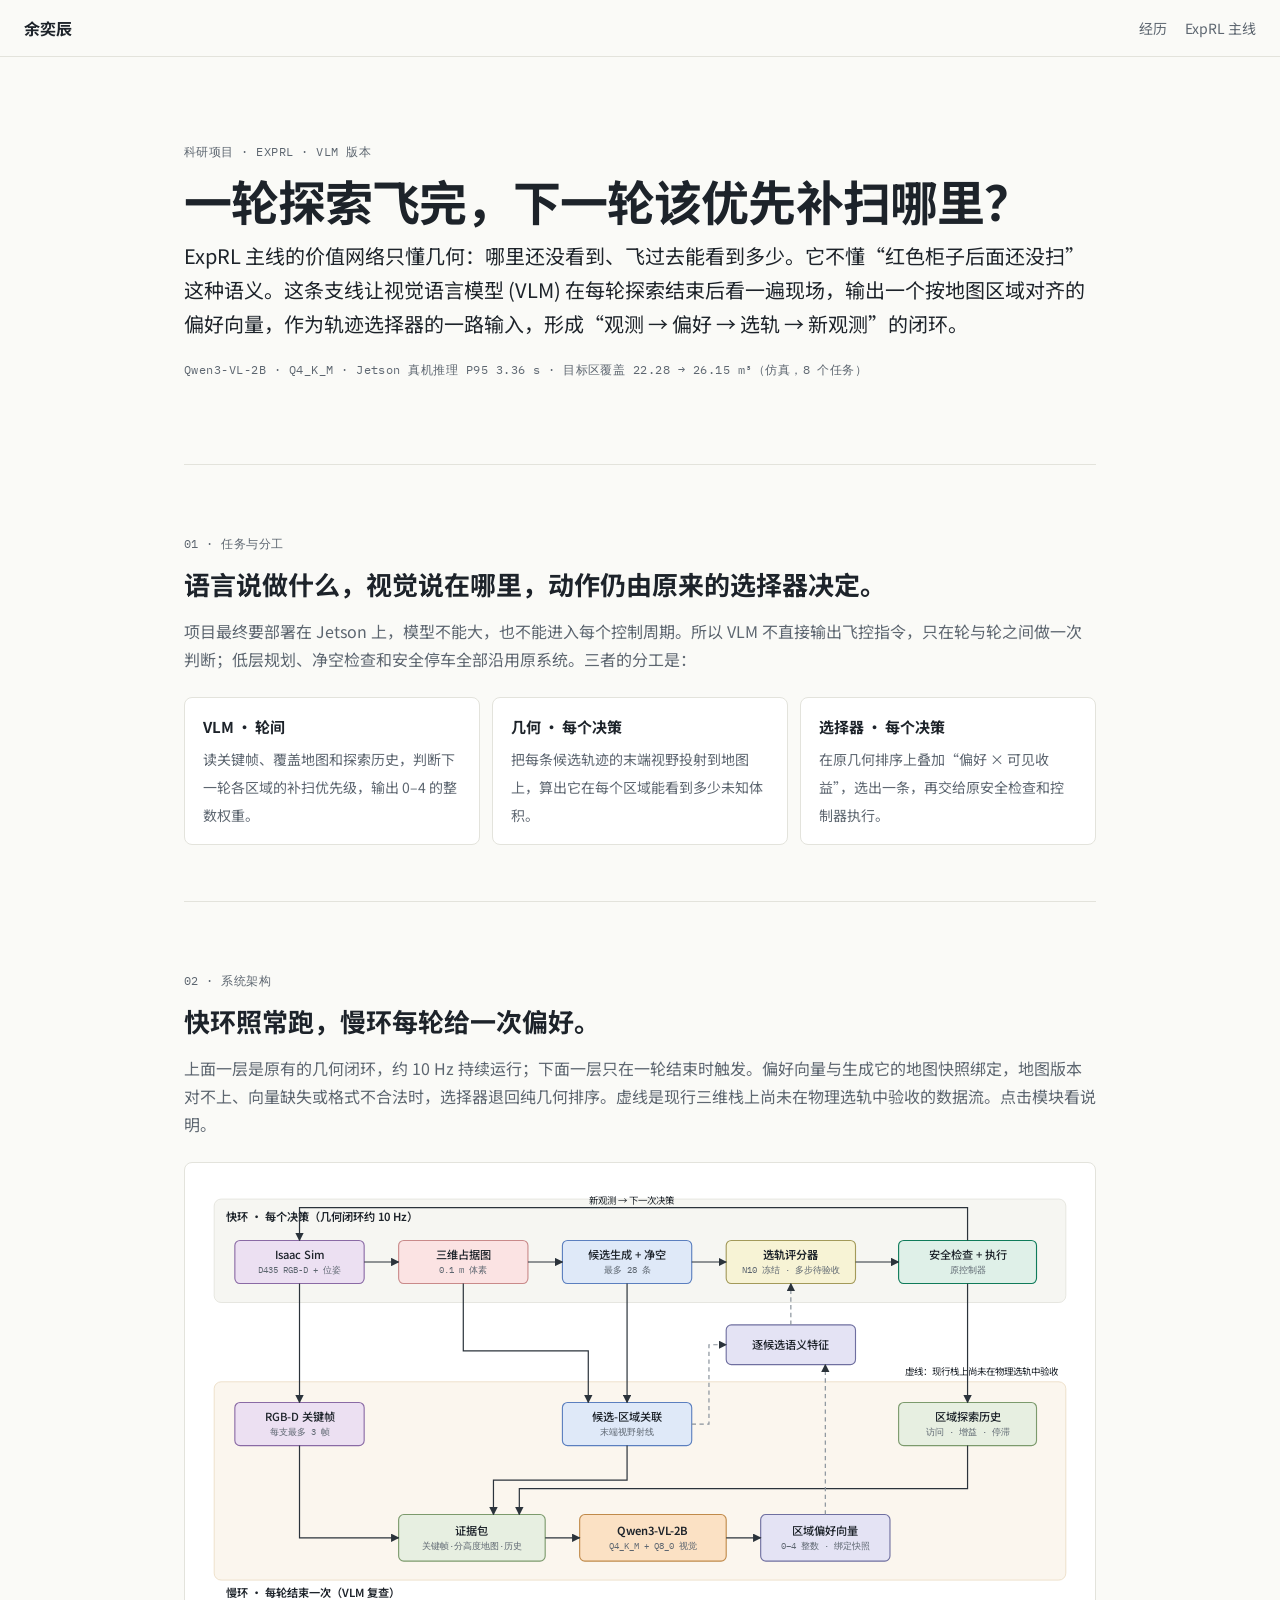
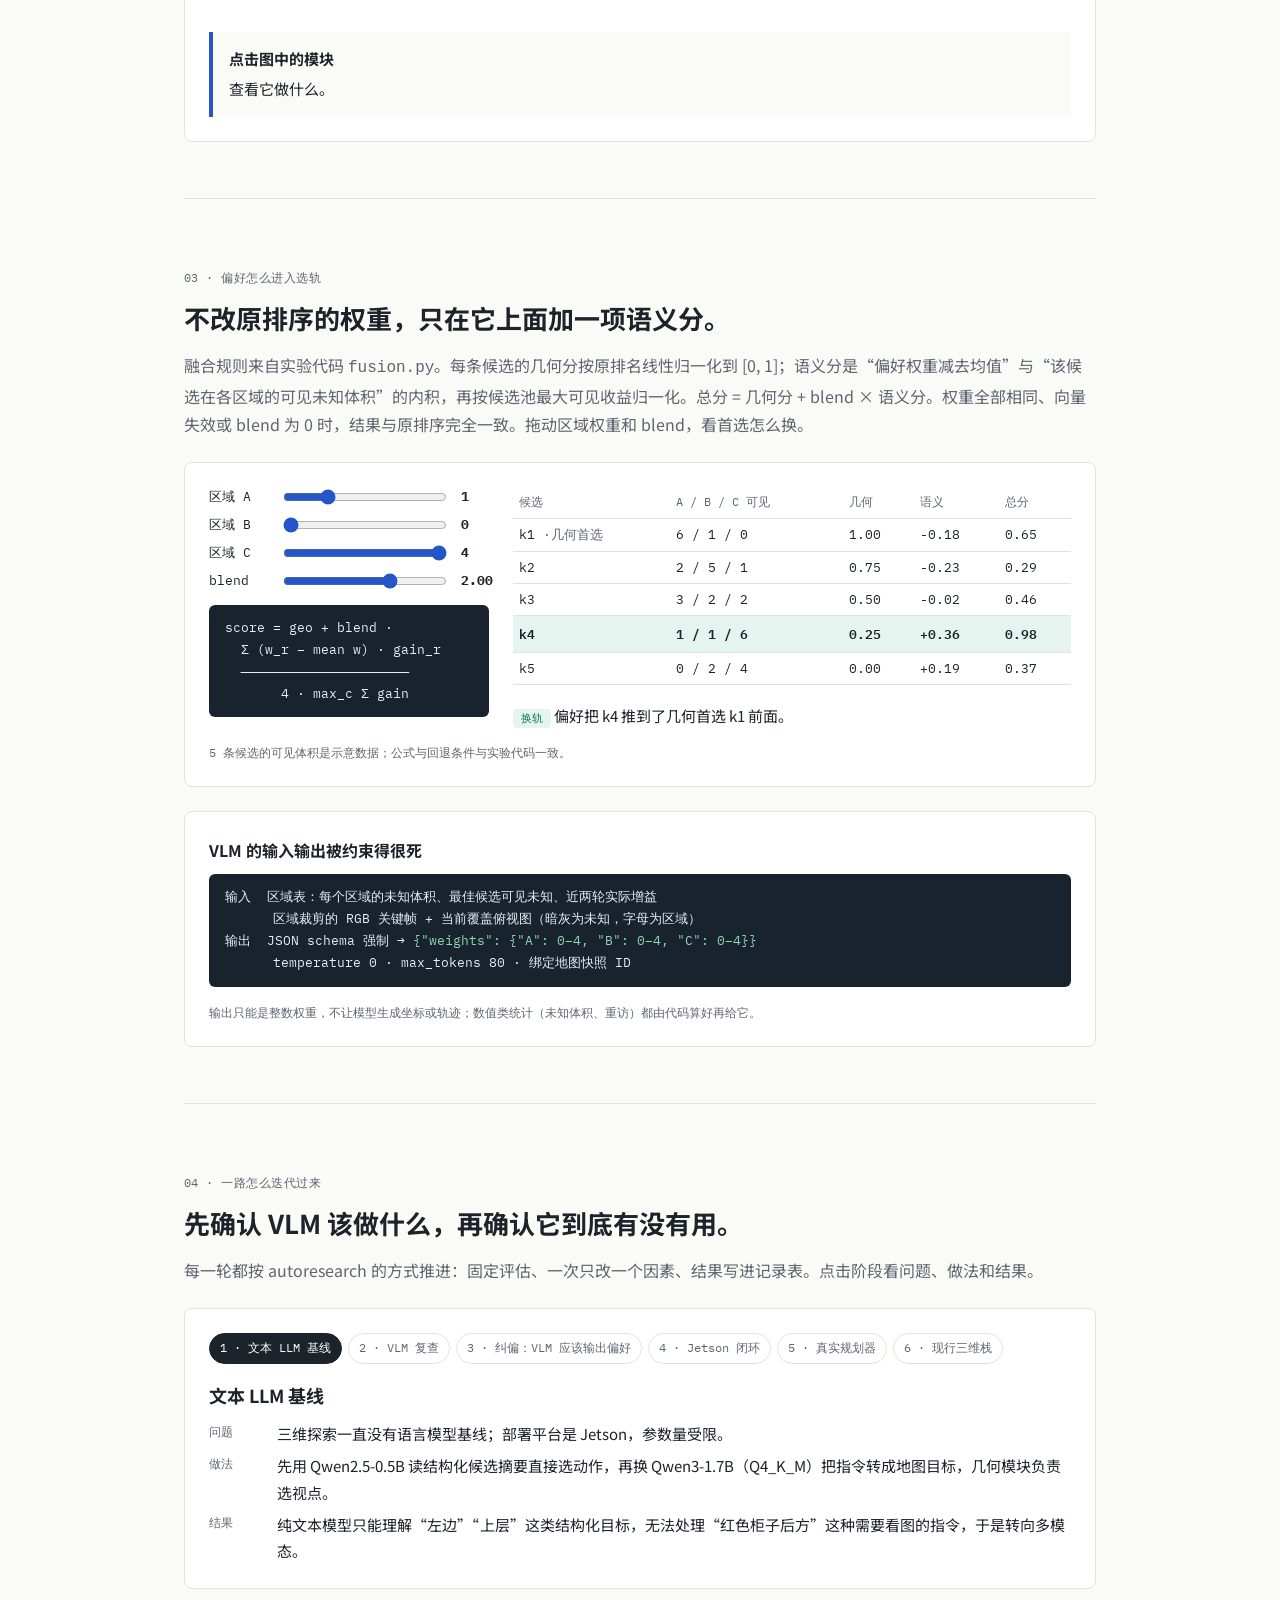
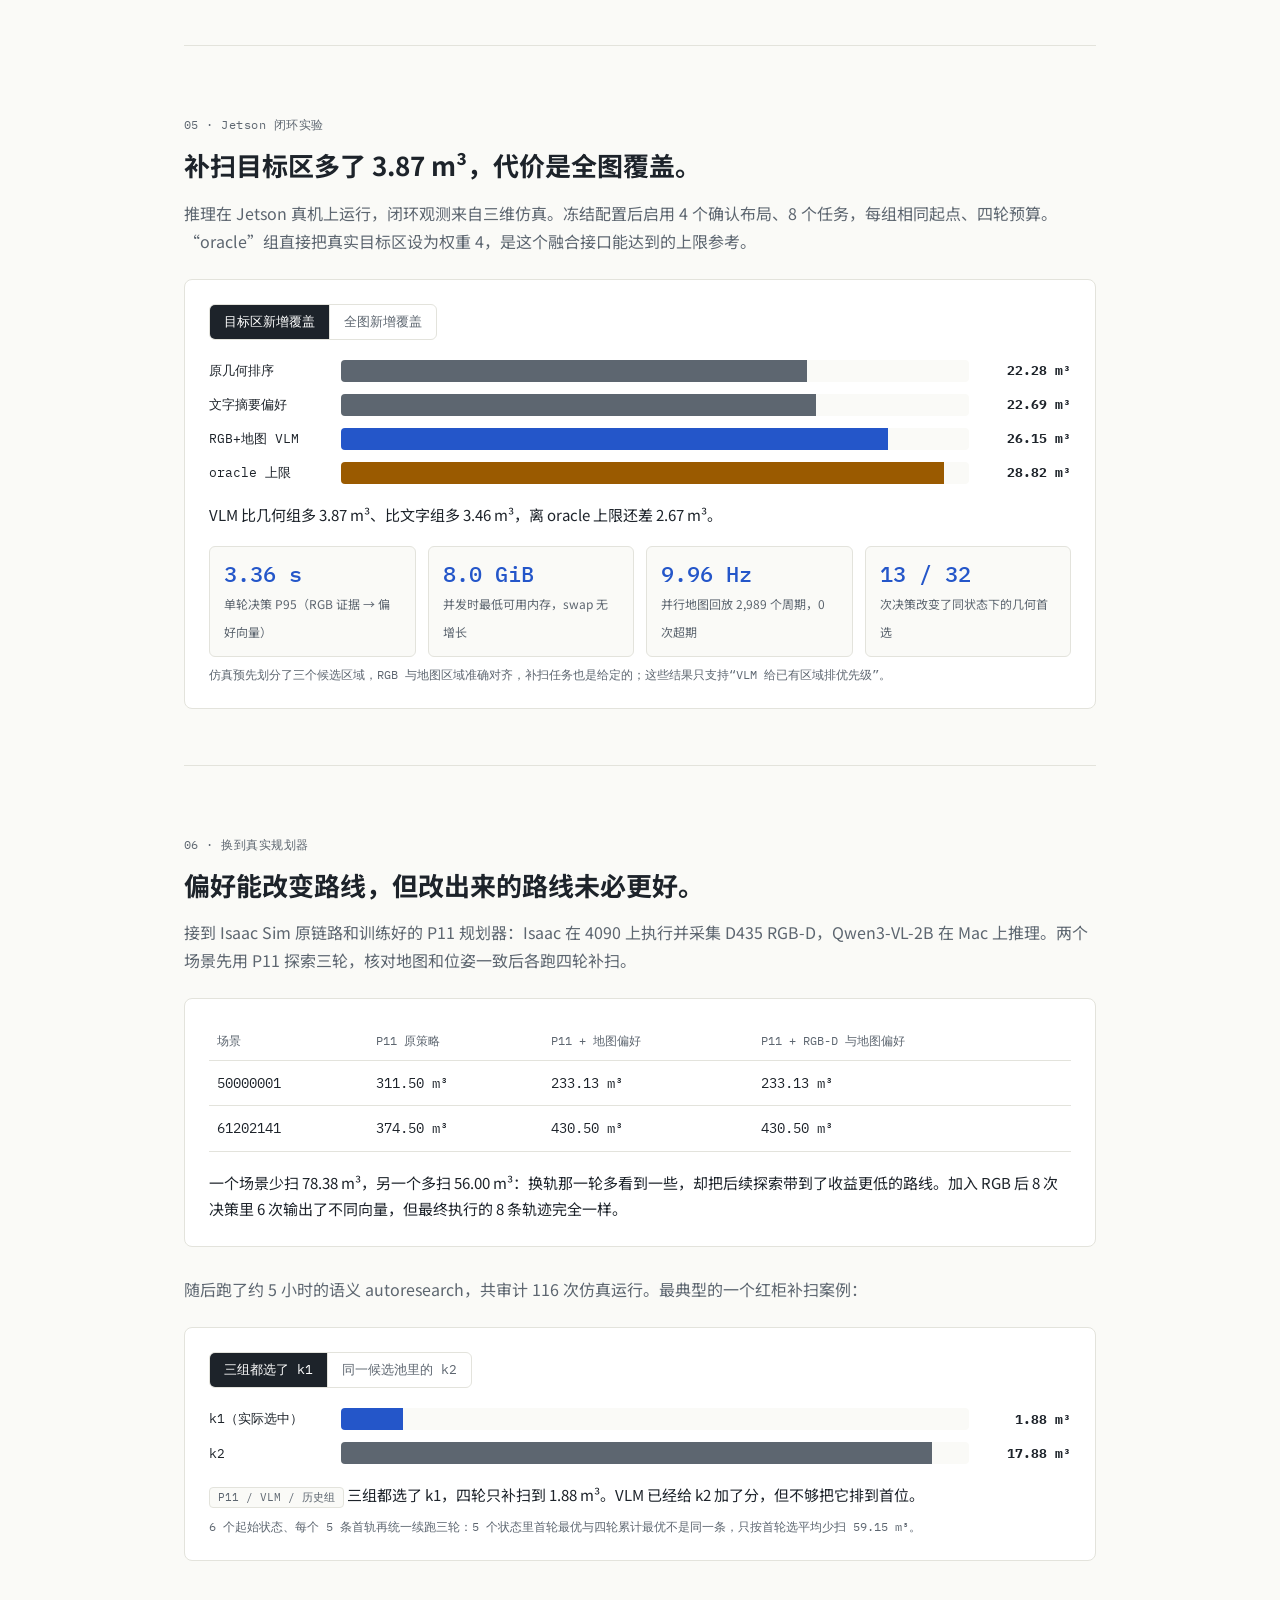
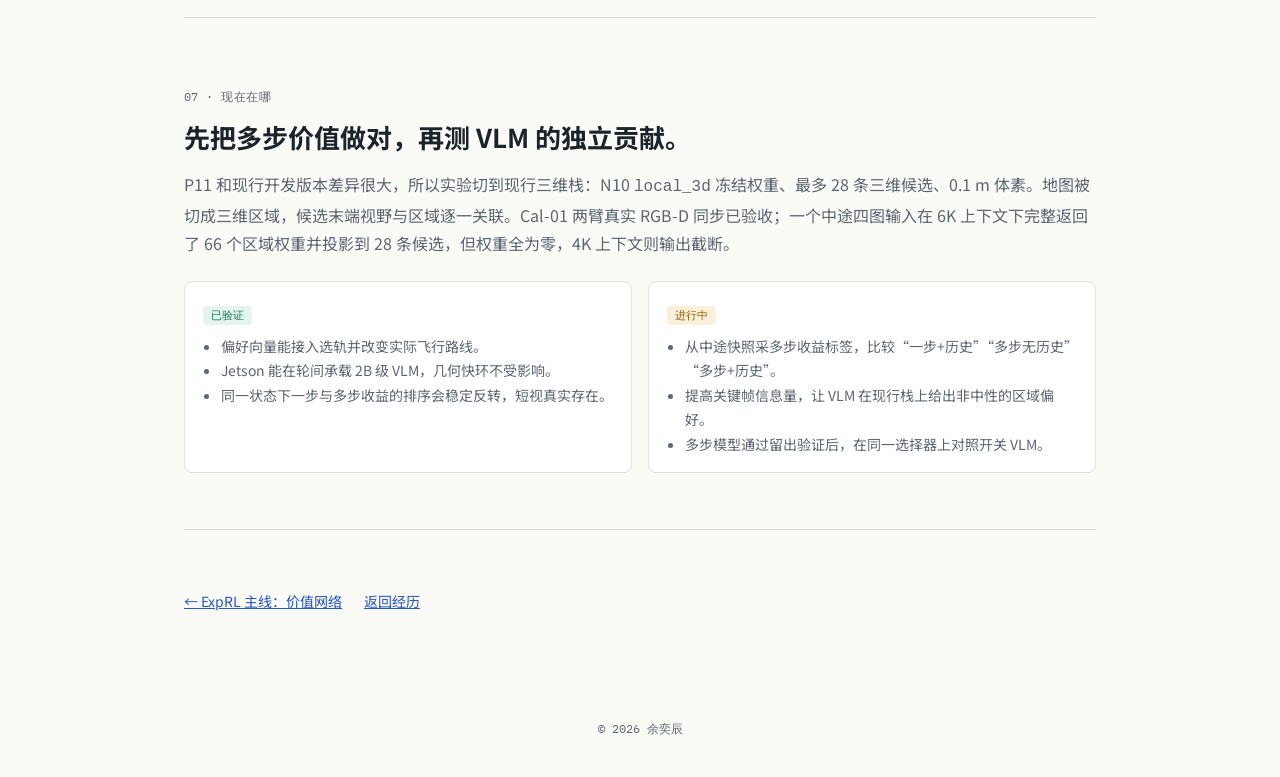
<file: experiences/exprl-vlm.html>
<!doctype html>
<html lang="zh-CN">
<head>
  <meta charset="UTF-8">
  <meta name="viewport" content="width=device-width, initial-scale=1">
  <title>ExpRL · VLM 引导探索 · 余奕辰</title>
  <meta name="description" content="ExpRL 的 VLM 版本：每轮探索结束后由 Qwen3-VL-2B 输出区域偏好向量，进入轨迹选择器形成闭环。系统架构、融合算法、Jetson 实测与仿真结论。">
  <link rel="preconnect" href="https://fonts.googleapis.com">
  <link rel="preconnect" href="https://fonts.gstatic.com" crossorigin>
  <link href="https://fonts.googleapis.com/css2?family=IBM+Plex+Mono:wght@400;500&family=Noto+Sans+SC:wght@400;500;600;700&display=swap" rel="stylesheet">
  <link rel="stylesheet" href="../assets/home.css">
  <link rel="stylesheet" href="../assets/case.css">
  <style>
    .diagram { width: 100%; height: auto; display: block; }
    .scroll-diagram { overflow-x: auto; }
    .scroll-diagram svg { min-width: 760px; }
    .diagram text { font-family: var(--sans); fill: var(--ink); }
    .diagram .sub { font-size: 10.5px; fill: var(--muted); font-family: var(--mono); }
    .diagram .nd { cursor: pointer; }
    .diagram .nd:hover rect { filter: brightness(.96); stroke-width: 2; }
    .diagram .nd.sel rect { stroke: var(--accent); stroke-width: 2.5; }
    .diagram .edge { fill: none; stroke: #2b333b; stroke-width: 1.4; }
    .diagram .edge.todo { stroke-dasharray: 5 4; stroke: #8a939c; }
    .info { margin-top: 14px; padding: 14px 16px; border-left: 4px solid var(--accent); background: var(--bg); font-size: 15px; min-height: 52px; }
    .info b { display: block; margin-bottom: 4px; }
    .phases { display: flex; flex-wrap: wrap; gap: 6px; margin-bottom: 16px; }
    .phases button { font: 12px var(--mono); padding: 6px 10px; border: 1px solid var(--line); background: var(--paper); border-radius: 999px; cursor: pointer; color: var(--muted); }
    .phases button[aria-pressed="true"] { background: var(--ink); color: #fff; border-color: var(--ink); }
    .phase h3 { margin: 0 0 10px; font-size: 18px; }
    .phase dl { display: grid; grid-template-columns: 56px 1fr; gap: 6px 12px; margin: 0; font-size: 15px; }
    .phase dt { font: 12px var(--mono); color: var(--muted); padding-top: 3px; }
    .phase dd { margin: 0; }
    .roles { display: grid; grid-template-columns: repeat(3, 1fr); gap: 12px; margin-top: 24px; }
    .roles > div { padding: 16px 18px; border: 1px solid var(--line); border-radius: 8px; background: var(--paper); }
    .roles b { display: block; font-size: 15px; margin-bottom: 4px; }
    .roles span { font-size: 14px; color: var(--muted); }
    .wrow { display: grid; grid-template-columns: 60px 1fr 28px; gap: 12px; align-items: center; font: 13px var(--mono); margin-bottom: 8px; }
    .wrow input { accent-color: var(--accent); }
    .fz { font: 13px var(--mono); }
    .fz td, .fz th { padding: 7px 6px; }
    .fz tr.best td { background: var(--ok-bg); font-weight: 600; }
    .fz tr.geo td:first-child::after { content: " ·几何首选"; color: var(--muted); font-weight: 400; }
    .cols { display: grid; grid-template-columns: minmax(0, 280px) 1fr; gap: 24px; align-items: start; }
    .stats { display: grid; grid-template-columns: repeat(4, 1fr); gap: 12px; margin-top: 18px; }
    .stats div { padding: 12px 14px; border: 1px solid var(--line); border-radius: 6px; background: var(--bg); }
    .stats b { display: block; font: 500 22px var(--mono); color: var(--accent); }
    .stats span { font-size: 12px; color: var(--muted); }
    .status { display: grid; grid-template-columns: 1fr 1fr; gap: 16px; margin-top: 24px; }
    .status > div { padding: 16px 18px; border: 1px solid var(--line); border-radius: 8px; background: var(--paper); }
    .status ul { margin: 8px 0 0; padding-left: 18px; font-size: 14px; color: var(--muted); }
    @media (max-width: 760px) {
      .roles, .status, .cols { grid-template-columns: 1fr; }
      .stats { grid-template-columns: 1fr 1fr; }
      .phase dl { grid-template-columns: 1fr; }
    }
  </style>
</head>
<body>
  <header class="top">
    <a class="brand" href="../index.html">余奕辰</a>
    <nav>
      <a href="../index.html">经历</a>
      <a href="research.html">ExpRL 主线</a>
    </nav>
  </header>

  <main>
    <section class="hero">
      <p class="kicker">科研项目 · EXPRL · VLM 版本</p>
      <h1>一轮探索飞完，<br>下一轮该优先补扫哪里？</h1>
      <p class="lede">ExpRL 主线的价值网络只懂几何：哪里还没看到、飞过去能看到多少。它不懂“红色柜子后面还没扫”这种语义。这条支线让视觉语言模型 (VLM) 在每轮探索结束后看一遍现场，输出一个按地图区域对齐的偏好向量，作为轨迹选择器的一路输入，形成“观测 → 偏好 → 选轨 → 新观测”的闭环。</p>
      <p class="meta">Qwen3-VL-2B · Q4_K_M · Jetson 真机推理 P95 3.36 s · 目标区覆盖 22.28 → 26.15 m³（仿真，8 个任务）</p>
    </section>

    <section class="step">
      <p class="kicker">01 · 任务与分工</p>
      <h2>语言说做什么，视觉说在哪里，<br>动作仍由原来的选择器决定。</h2>
      <p>项目最终要部署在 Jetson 上，模型不能大，也不能进入每个控制周期。所以 VLM 不直接输出飞控指令，只在轮与轮之间做一次判断；低层规划、净空检查和安全停车全部沿用原系统。三者的分工是：</p>
      <div class="roles">
        <div><b>VLM · 轮间</b><span>读关键帧、覆盖地图和探索历史，判断下一轮各区域的补扫优先级，输出 0–4 的整数权重。</span></div>
        <div><b>几何 · 每个决策</b><span>把每条候选轨迹的末端视野投射到地图上，算出它在每个区域能看到多少未知体积。</span></div>
        <div><b>选择器 · 每个决策</b><span>在原几何排序上叠加“偏好 × 可见收益”，选出一条，再交给原安全检查和控制器执行。</span></div>
      </div>
    </section>

    <section class="step">
      <p class="kicker">02 · 系统架构</p>
      <h2>快环照常跑，<br>慢环每轮给一次偏好。</h2>
      <p>上面一层是原有的几何闭环，约 10 Hz 持续运行；下面一层只在一轮结束时触发。偏好向量与生成它的地图快照绑定，地图版本对不上、向量缺失或格式不合法时，选择器退回纯几何排序。虚线是现行三维栈上尚未在物理选轨中验收的数据流。点击模块看说明。</p>
      <div class="panel">
        <div class="scroll-diagram"><svg class="diagram" id="sys" viewBox="0 0 1000 500" role="img" aria-label="VLM 版本系统架构图"></svg></div>
        <div class="info" id="sysInfo"><b>点击图中的模块</b>查看它做什么。</div>
      </div>
    </section>

    <section class="step">
      <p class="kicker">03 · 偏好怎么进入选轨</p>
      <h2>不改原排序的权重，<br>只在它上面加一项语义分。</h2>
      <p>融合规则来自实验代码 <code>fusion.py</code>。每条候选的几何分按原排名线性归一化到 [0, 1]；语义分是“偏好权重减去均值”与“该候选在各区域的可见未知体积”的内积，再按候选池最大可见收益归一化。总分 = 几何分 + blend × 语义分。权重全部相同、向量失效或 blend 为 0 时，结果与原排序完全一致。拖动区域权重和 blend，看首选怎么换。</p>
      <div class="panel">
        <div class="cols">
          <div>
            <div class="wrow"><span>区域 A</span><input type="range" min="0" max="4" step="1" value="1" data-w="0" aria-label="区域 A 权重"><b id="wv0"></b></div>
            <div class="wrow"><span>区域 B</span><input type="range" min="0" max="4" step="1" value="0" data-w="1" aria-label="区域 B 权重"><b id="wv1"></b></div>
            <div class="wrow"><span>区域 C</span><input type="range" min="0" max="4" step="1" value="4" data-w="2" aria-label="区域 C 权重"><b id="wv2"></b></div>
            <div class="wrow"><span>blend</span><input type="range" min="0" max="3" step="0.25" value="2" id="blend" aria-label="融合系数"><b id="bv"></b></div>
            <div class="code" style="margin-top:14px">score = geo + blend ·
  Σ (w_r − mean w) · gain_r
  ─────────────────────
       4 · max_c Σ gain</div>
          </div>
          <div class="scroll">
            <table class="fz"><thead><tr><th>候选</th><th>A / B / C 可见</th><th>几何</th><th>语义</th><th>总分</th></tr></thead><tbody id="fzBody"></tbody></table>
            <p class="verdict" id="fzVerdict"></p>
          </div>
        </div>
        <p class="caption">5 条候选的可见体积是示意数据；公式与回退条件与实验代码一致。</p>
      </div>
      <div class="panel">
        <p style="margin:0 0 10px"><b>VLM 的输入输出被约束得很死</b></p>
        <div class="code">输入  区域表：每个区域的未知体积、最佳候选可见未知、近两轮实际增益
      区域裁剪的 RGB 关键帧 + 当前覆盖俯视图（暗灰为未知，字母为区域）
输出  JSON schema 强制 → <em>{"weights": {"A": 0–4, "B": 0–4, "C": 0–4}}</em>
      temperature 0 · max_tokens 80 · 绑定地图快照 ID</div>
        <p class="caption" style="margin-top:0">输出只能是整数权重，不让模型生成坐标或轨迹；数值类统计（未知体积、重访）都由代码算好再给它。</p>
      </div>
    </section>

    <section class="step">
      <p class="kicker">04 · 一路怎么迭代过来</p>
      <h2>先确认 VLM 该做什么，<br>再确认它到底有没有用。</h2>
      <p>每一轮都按 autoresearch 的方式推进：固定评估、一次只改一个因素、结果写进记录表。点击阶段看问题、做法和结果。</p>
      <div class="panel">
        <div class="phases" id="phaseBtns" role="group" aria-label="阶段"></div>
        <div class="phase" id="phase"></div>
      </div>
    </section>

    <section class="step">
      <p class="kicker">05 · Jetson 闭环实验</p>
      <h2>补扫目标区多了 3.87 m³，<br>代价是全图覆盖。</h2>
      <p>推理在 Jetson 真机上运行，闭环观测来自三维仿真。冻结配置后启用 4 个确认布局、8 个任务，每组相同起点、四轮预算。“oracle”组直接把真实目标区设为权重 4，是这个融合接口能达到的上限参考。</p>
      <div class="panel">
        <div class="seg" role="group" aria-label="覆盖口径">
          <button type="button" data-cov="target" aria-pressed="true">目标区新增覆盖</button>
          <button type="button" data-cov="global" aria-pressed="false">全图新增覆盖</button>
        </div>
        <div class="bars" id="covBars"></div>
        <p class="verdict" id="covVerdict"></p>
        <div class="stats">
          <div><b>3.36 s</b><span>单轮决策 P95（RGB 证据 → 偏好向量）</span></div>
          <div><b>8.0 GiB</b><span>并发时最低可用内存，swap 无增长</span></div>
          <div><b>9.96 Hz</b><span>并行地图回放 2,989 个周期，0 次超期</span></div>
          <div><b>13 / 32</b><span>次决策改变了同状态下的几何首选</span></div>
        </div>
        <p class="caption">仿真预先划分了三个候选区域，RGB 与地图区域准确对齐，补扫任务也是给定的；这些结果只支持“VLM 给已有区域排优先级”。</p>
      </div>
    </section>

    <section class="step">
      <p class="kicker">06 · 换到真实规划器</p>
      <h2>偏好能改变路线，<br>但改出来的路线未必更好。</h2>
      <p>接到 Isaac Sim 原链路和训练好的 P11 规划器：Isaac 在 4090 上执行并采集 D435 RGB-D，Qwen3-VL-2B 在 Mac 上推理。两个场景先用 P11 探索三轮，核对地图和位姿一致后各跑四轮补扫。</p>
      <div class="panel">
        <div class="scroll">
          <table>
            <thead><tr><th>场景</th><th>P11 原策略</th><th>P11 + 地图偏好</th><th>P11 + RGB-D 与地图偏好</th></tr></thead>
            <tbody>
              <tr><td class="num">50000001</td><td class="num">311.50 m³</td><td class="num">233.13 m³</td><td class="num">233.13 m³</td></tr>
              <tr><td class="num">61202141</td><td class="num">374.50 m³</td><td class="num">430.50 m³</td><td class="num">430.50 m³</td></tr>
            </tbody>
          </table>
        </div>
        <p class="verdict">一个场景少扫 78.38 m³，另一个多扫 56.00 m³：换轨那一轮多看到一些，却把后续探索带到了收益更低的路线。加入 RGB 后 8 次决策里 6 次输出了不同向量，但最终执行的 8 条轨迹完全一样。</p>
      </div>
      <p style="margin-top:28px">随后跑了约 5 小时的语义 autoresearch，共审计 116 次仿真运行。最典型的一个红柜补扫案例：</p>
      <div class="panel">
        <div class="seg" role="group" aria-label="候选">
          <button type="button" data-al="pick" aria-pressed="true">三组都选了 k1</button>
          <button type="button" data-al="best" aria-pressed="false">同一候选池里的 k2</button>
        </div>
        <div class="bars" id="alBars"></div>
        <p class="verdict" id="alVerdict"></p>
        <p class="caption">6 个起始状态、每个 5 条首轨再统一续跑三轮：5 个状态里首轮最优与四轮累计最优不是同一条，只按首轮选平均少扫 59.15 m³。</p>
      </div>
    </section>

    <section class="step">
      <p class="kicker">07 · 现在在哪</p>
      <h2>先把多步价值做对，<br>再测 VLM 的独立贡献。</h2>
      <p>P11 和现行开发版本差异很大，所以实验切到现行三维栈：N10 <code>local_3d</code> 冻结权重、最多 28 条三维候选、0.1 m 体素。地图被切成三维区域，候选末端视野与区域逐一关联。Cal-01 两臂真实 RGB-D 同步已验收；一个中途四图输入在 6K 上下文下完整返回了 66 个区域权重并投影到 28 条候选，但权重全为零，4K 上下文则输出截断。</p>
      <div class="status">
        <div>
          <span class="pill ok">已验证</span>
          <ul>
            <li>偏好向量能接入选轨并改变实际飞行路线。</li>
            <li>Jetson 能在轮间承载 2B 级 VLM，几何快环不受影响。</li>
            <li>同一状态下一步与多步收益的排序会稳定反转，短视真实存在。</li>
          </ul>
        </div>
        <div>
          <span class="pill warn">进行中</span>
          <ul>
            <li>从中途快照采多步收益标签，比较“一步+历史”“多步无历史”“多步+历史”。</li>
            <li>提高关键帧信息量，让 VLM 在现行栈上给出非中性的区域偏好。</li>
            <li>多步模型通过留出验证后，在同一选择器上对照开关 VLM。</li>
          </ul>
        </div>
      </div>
    </section>

    <section class="contact">
      <a class="back" href="research.html">← ExpRL 主线：价值网络</a>
      <a class="back" href="../index.html">返回经历</a>
    </section>
  </main>

  <footer>© 2026 余奕辰</footer>

  <script src="../assets/case.js"></script>
  <script>
    const esc = s => String(s).replace(/&/g, '&amp;').replace(/</g, '&lt;');
    const FILL = {
      sense: ['#ece0f2', '#8a6aa5'], map: ['#fbe3e3', '#c98a8a'], cand: ['#dfe9f8', '#5b7fbf'],
      rank: ['#f7f3d5', '#a39a5a'], exec: ['#dff0e8', '#0f7b5a'], vlm: ['#fbe1c4', '#c08a4a'],
      ev: ['#e7efe1', '#7c9a6c'], vec: ['#e4e3f4', '#6f6fa0']
    };
    const MARKER = `<defs><marker id="ah" viewBox="0 0 10 10" refX="9" refY="5" markerWidth="7" markerHeight="7" orient="auto-start-reverse"><path d="M0,0 L10,5 L0,10 z" fill="#2b333b"/></marker></defs>`;
    function node(n) {
      const [f, s] = FILL[n.c], cx = n.x + n.w / 2, cy = n.y + n.h / 2;
      let t = `<text x="${cx}" y="${n.sub ? cy - 3 : cy + 4.5}" text-anchor="middle" font-size="13" font-weight="${n.bold ? 600 : 500}">${esc(n.t)}</text>`;
      if (n.sub) t += `<text class="sub" x="${cx}" y="${cy + 13}" text-anchor="middle">${esc(n.sub)}</text>`;
      return `<g class="nd" data-id="${n.id}" tabindex="0" role="button" aria-label="${esc(n.t)}"><rect x="${n.x}" y="${n.y}" width="${n.w}" height="${n.h}" rx="6" fill="${f}" stroke="${s}" stroke-width="1.3"/>${t}</g>`;
    }
    const edge = (p, todo) => `<polyline class="edge${todo ? ' todo' : ''}" points="${p.map(q => q.join(',')).join(' ')}" marker-end="url(#ah)"/>`;

    // ---------- system diagram ----------
    const SYS = [
      { id: 'S', c: 'sense', x: 30, y: 62, w: 150, h: 50, t: 'Isaac Sim', sub: 'D435 RGB-D + 位姿', info: '仿真里的 RealSense D435：深度走建图，RGB 只在关键帧时旁路记录。每张 RGB 复用当次深度文件和相机位姿，保证图像和地图能对齐。' },
      { id: 'M', c: 'map', x: 220, y: 62, w: 150, h: 50, t: '三维占据图', sub: '0.1 m 体素', info: '深度帧按采集时刻的位姿投影到地图坐标系，更新空闲 / 占据 / 未知三态。覆盖量全部用实际深度和位姿独立计量。' },
      { id: 'C', c: 'cand', x: 410, y: 62, w: 150, h: 50, t: '候选生成 + 净空', sub: '最多 28 条', info: '现行 N11 v2 候选生成：XYZ 平移与机体偏航组合，先过净空检查和避重访规则。安全约束在模型外部，任何偏好都不能绕过它。' },
      { id: 'R', c: 'rank', x: 600, y: 62, w: 150, h: 50, t: '选轨评分器', sub: 'N10 冻结 · 多步待验收', bold: true, info: '当前物理选轨用 N10 local_3d 冻结权重（190,625 参数）。计划用中途快照的 30 秒分支数据训练多步价值模型替换它；VLM 偏好以逐候选特征的形式进入这里。' },
      { id: 'X', c: 'exec', x: 800, y: 62, w: 160, h: 50, t: '安全检查 + 执行', sub: '原控制器', info: '选中的候选交给原有的执行保护和控制器飞完，产生新的观测与已执行轨迹。' },
      { id: 'K', c: 'sense', x: 30, y: 250, w: 150, h: 50, t: 'RGB-D 关键帧', sub: '每支最多 3 帧', info: '每 60 个物理拍保留一次正常飞行画面。封存时检查每帧在该决策之前已可用，避免把未来的画面带进当时的判断。Cal-01 两臂的真实同步已在 Isaac Sim 验收。' },
      { id: 'A', c: 'cand', x: 410, y: 250, w: 150, h: 50, t: '候选-区域关联', sub: '末端视野射线', info: '用当时的网格投射每条候选末端的 D435 视野，每条射线只计入第一个未知体素，已观测的障碍会遮挡后方。得到每条候选在每个区域能看到的未知体积。' },
      { id: 'H', c: 'ev', x: 800, y: 250, w: 160, h: 50, t: '区域探索历史', sub: '访问 · 增益 · 停滞', info: '由代码按因果观测差分算出：哪些区域到访过、各自获得了多少新覆盖、多久没有进展。数值统计不交给 VLM 去读图估计。' },
      { id: 'E', c: 'ev', x: 220, y: 380, w: 170, h: 54, t: '证据包', sub: '关键帧·分高度地图·历史', info: '按区域 ID 组织：RGB 关键帧裁剪、按高度切片渲染的占据图（每个区域标 R{x}-{y}-{z}）、候选关联与区域历史。整个包绑定观测事件 ID 和地图哈希。' },
      { id: 'V', c: 'vlm', x: 430, y: 380, w: 170, h: 54, t: 'Qwen3-VL-2B', sub: 'Q4_K_M + Q8_0 视觉', bold: true, info: '两份权重合计约 1.55 GB。每轮结束调用一次，temperature 0，用 JSON schema 约束输出。Jetson 上单轮 P95 3.36 s，因此放在轮间，不进每个控制周期。' },
      { id: 'P', c: 'vec', x: 640, y: 380, w: 150, h: 54, t: '区域偏好向量', sub: '0–4 整数 · 绑定快照', info: '每个区域一个 0–4 的整数权重，并带上生成它的地图快照 ID。快照不匹配、区域集合不一致、值越界或全部相同，都视为无效，选择器退回纯几何。' },
      { id: 'F', c: 'vec', x: 600, y: 160, w: 150, h: 46, t: '逐候选语义特征', info: '偏好向量与候选-区域可见体积做内积，变成每条候选一个标量，进入评分器。仿真实验里它以加法融合（见 03 节）；现行栈上计划作为评分器输入特征。' }
    ];
    (function () {
      let s = MARKER;
      s += `<rect x="6" y="14" width="988" height="120" rx="8" fill="#f6f6f2" stroke="#e3e3dc"/><text x="20" y="40" font-size="13" font-weight="600">快环 · 每个决策（几何闭环约 10 Hz）</text>`;
      s += `<rect x="6" y="226" width="988" height="230" rx="8" fill="#fbf6ee" stroke="#ecdcc4"/><text x="20" y="476" font-size="13" font-weight="600">慢环 · 每轮结束一次（VLM 复查）</text>`;
      SYS.forEach(n => { s += node(n); });
      [[[180, 87], [220, 87]], [[370, 87], [410, 87]], [[560, 87], [600, 87]], [[750, 87], [800, 87]],
       [[880, 62], [880, 24], [105, 24], [105, 62]],
       [[105, 112], [105, 250]], [[485, 112], [485, 250]], [[295, 112], [295, 190], [440, 190], [440, 250]],
       [[880, 112], [880, 250]],
       [[105, 300], [105, 407], [220, 407]], [[485, 300], [485, 340], [330, 340], [330, 380]],
       [[880, 300], [880, 350], [360, 350], [360, 380]],
       [[390, 407], [430, 407]], [[600, 407], [640, 407]]
      ].forEach(p => { s += edge(p); });
      [[[715, 380], [715, 206]], [[560, 275], [580, 275], [580, 183], [600, 183]], [[675, 160], [675, 112]]].forEach(p => { s += edge(p, true); });
      s += `<text x="490" y="20" font-size="11" fill="#5d6670" text-anchor="middle">新观测 → 下一次决策</text>`;
      s += `<text x="985" y="218" font-size="11" fill="#8a939c" text-anchor="end">虚线：现行栈上尚未在物理选轨中验收</text>`;
      $('sys').innerHTML = s;
      const pick = g => {
        $('sys').querySelectorAll('.nd').forEach(x => x.classList.toggle('sel', x === g));
        const n = SYS.find(x => x.id === g.dataset.id);
        $('sysInfo').innerHTML = `<b>${esc(n.t)}${n.sub ? ' · ' + esc(n.sub) : ''}</b>${n.info}`;
      };
      $('sys').querySelectorAll('.nd').forEach(g => {
        g.addEventListener('click', () => pick(g));
        g.addEventListener('keydown', e => { if (e.key === 'Enter' || e.key === ' ') { e.preventDefault(); pick(g); } });
      });
    })();

    // ---------- fusion demo (same math as fusion.py; gains illustrative) ----------
    const CAND = [['k1', [6, 1, 0]], ['k2', [2, 5, 1]], ['k3', [3, 2, 2]], ['k4', [1, 1, 6]], ['k5', [0, 2, 4]]];
    const W = [1, 0, 4];
    function fuse() {
      const blend = +$('blend').value;
      W.forEach((w, i) => { $('wv' + i).textContent = w; });
      $('bv').textContent = blend.toFixed(2);
      const valid = new Set(W).size >= 2 && blend > 0;
      const mean = W.reduce((a, b) => a + b, 0) / W.length;
      const cap = Math.max(...CAND.map(([, g]) => g.reduce((a, b) => a + b, 0)));
      const rows = CAND.map(([id, g], i) => {
        const geo = 1 - i / (CAND.length - 1);
        const sem = valid ? g.reduce((a, x, r) => a + (W[r] - mean) * x, 0) / (4 * cap) : 0;
        return { id, g, geo, sem, score: geo + (valid ? blend * sem : 0) };
      });
      const best = rows.reduce((a, b) => (b.score > a.score ? b : a));
      $('fzBody').innerHTML = rows.map((r, i) => `<tr class="${r === best ? 'best' : ''} ${i === 0 ? 'geo' : ''}"><td>${r.id}</td><td>${r.g.join(' / ')}</td><td>${r.geo.toFixed(2)}</td><td>${valid ? (r.sem >= 0 ? '+' : '') + r.sem.toFixed(2) : '—'}</td><td>${r.score.toFixed(2)}</td></tr>`).join('');
      $('fzVerdict').innerHTML = !valid
        ? '<span class="pill mute">回退</span> 权重全部相同或 blend = 0：向量不携带偏好，选择与原几何排序完全一致。'
        : best.id === 'k1'
          ? '<span class="pill mute">未改变</span> 偏好不足以抵过几何排名差，仍选几何首选 k1。'
          : `<span class="pill ok">换轨</span> 偏好把 ${best.id} 推到了几何首选 k1 前面。`;
    }
    document.querySelectorAll('[data-w]').forEach(el => el.addEventListener('input', () => { W[+el.dataset.w] = +el.value; fuse(); }));
    $('blend').addEventListener('input', fuse);
    fuse();

    // ---------- phases ----------
    const PH = [
      ['文本 LLM 基线', '三维探索一直没有语言模型基线；部署平台是 Jetson，参数量受限。', '先用 Qwen2.5-0.5B 读结构化候选摘要直接选动作，再换 Qwen3-1.7B（Q4_K_M）把指令转成地图目标，几何模块负责选视点。', '纯文本模型只能理解“左边”“上层”这类结构化目标，无法处理“红色柜子后方”这种需要看图的指令，于是转向多模态。'],
      ['VLM 复查', '一轮探索结束后，能不能让 VLM 看结果说出“红柜后方还要补扫”？', '选 Qwen3-VL-2B（Q4_K_M + Q8_0 视觉组件，约 1.55 GB）在 Jetson 上做每轮复查，1.5 小时按 autoresearch 迭代。', '直接让 VLM 判断是否补扫，第一版漏掉全部 8 个应补扫样例；改成柜体 ID 裁剪图 + 程序绑定证据后，12 个合成样例全部判对，15 分钟并发 180 次请求 P95 1.40 s。'],
      ['纠偏：VLM 应该输出偏好', '这样 VLM 只在判断柜体颜色，太窄了；而且它的结果没有回到轨迹选择里，不是闭环。', '重新定义接口：VLM 根据场景和探索历史输出下一轮的区域偏好向量，作为轨迹选择器的一部分输入；向量缺失或过期时沿用几何排序。', '形成“观测 → 偏好 → 选轨 → 新观测”的闭环，融合规则写成 fusion.py。'],
      ['Jetson 闭环', '这个闭环在端侧跑得动吗？偏好真的改善补扫吗？', 'Jetson 真机推理 + 三维仿真观测，4 个布局 8 个任务，对照几何、文字摘要、RGB+地图 VLM 和 oracle 四组。', '目标区新增覆盖 22.28 → 26.15 m³，四个布局都高于两组对照；全图覆盖比文字组少 4.21 m³。P95 3.36 s，几何回放 0 次超期。'],
      ['真实规划器', '换成 Isaac Sim 原链路和训练好的 P11 规划器，还成立吗？', 'Isaac 在 4090 执行并采集 RGB-D，VLM 在 Mac 推理，偏好加到 P11 候选分上；之后跑 5 小时语义 autoresearch，审计 116 次运行。', '偏好能改变路线，但覆盖一升一降；RGB 相对仅地图没有额外收益。红柜案例里更好的轨迹已经在候选池中，只是没被排到首位——根子是选择器只看一步。'],
      ['现行三维栈', 'P11 和现行开发版本差异很大，结论不能直接迁移。', '切到 N10 local_3d + N11 v2 候选；三维区域划分、候选末端视野关联、真实 RGB-D 关键帧采集；同时采集中途快照的多步收益标签。', 'RGB-D 同步已验收；VLM 在 6K 上下文完整返回 66 个区域权重但全为零。下一步先训练多步价值，再测 VLM 的独立贡献。']
    ];
    $('phaseBtns').innerHTML = PH.map((p, i) => `<button type="button" data-ph="${i}" aria-pressed="${i === 0}">${i + 1} · ${p[0]}</button>`).join('');
    function setPh(i) {
      const [t, prob, act, res] = PH[i];
      $('phase').innerHTML = `<h3>${t}</h3><dl><dt>问题</dt><dd>${prob}</dd><dt>做法</dt><dd>${act}</dd><dt>结果</dt><dd>${res}</dd></dl>`;
    }
    bindSeg('ph', v => setPh(+v));
    setPh(0);

    // ---------- coverage (confirm-01: 4 layouts, 8 tasks) ----------
    const COV = {
      target: [['原几何排序', 22.28, ''], ['文字摘要偏好', 22.69, ''], ['RGB+地图 VLM', 26.15, 'on'], ['oracle 上限', 28.82, 'warn']],
      global: [['原几何排序', 71.06, ''], ['文字摘要偏好', 75.79, ''], ['RGB+地图 VLM', 71.59, 'on'], ['oracle 上限', 65.27, 'warn']]
    };
    function setCov(k) {
      const max = k === 'target' ? 30 : 80;
      $('covBars').innerHTML = COV[k].map(([n, v, c]) => `<div class="bar"><span>${n}</span><div class="t"><div class="f ${c}" style="width:${v / max * 100}%"></div></div><b>${v.toFixed(2)} m³</b></div>`).join('');
      $('covVerdict').textContent = k === 'target'
        ? 'VLM 比几何组多 3.87 m³、比文字组多 3.46 m³，离 oracle 上限还差 2.67 m³。'
        : '全图口径下 VLM 组反而比文字组少 4.21 m³；oracle 更少。偏好越集中，越是用全图覆盖换目标区。';
    }
    bindSeg('cov', setCov);
    setCov('target');

    // ---------- alcove case ----------
    const AL = { pick: [['k1（实际选中）', 1.88, 'on'], ['k2', 17.88, '']], best: [['k1', 1.88, ''], ['k2（池内最优）', 17.88, 'on']] };
    function setAl(k) {
      $('alBars').innerHTML = AL[k].map(([n, v, c]) => `<div class="bar"><span>${n}</span><div class="t"><div class="f ${c}" style="width:${v / 19 * 100}%"></div></div><b>${v.toFixed(2)} m³</b></div>`).join('');
      $('alVerdict').innerHTML = k === 'pick'
        ? '<span class="pill mute">P11 / VLM / 历史组</span> 三组都选了 k1，四轮只补扫到 1.88 m³。VLM 已经给 k2 加了分，但不够把它排到首位。'
        : '<span class="pill ok">k2</span> 扫完了全部 17.88 m³ 目标体积，还少飞约 0.79 m，两次复跑一致。好轨迹在池里，缺的是看得更远的价值。';
    }
    bindSeg('al', setAl);
    setAl('pick');
  </script>
</body>
</html>
</file>
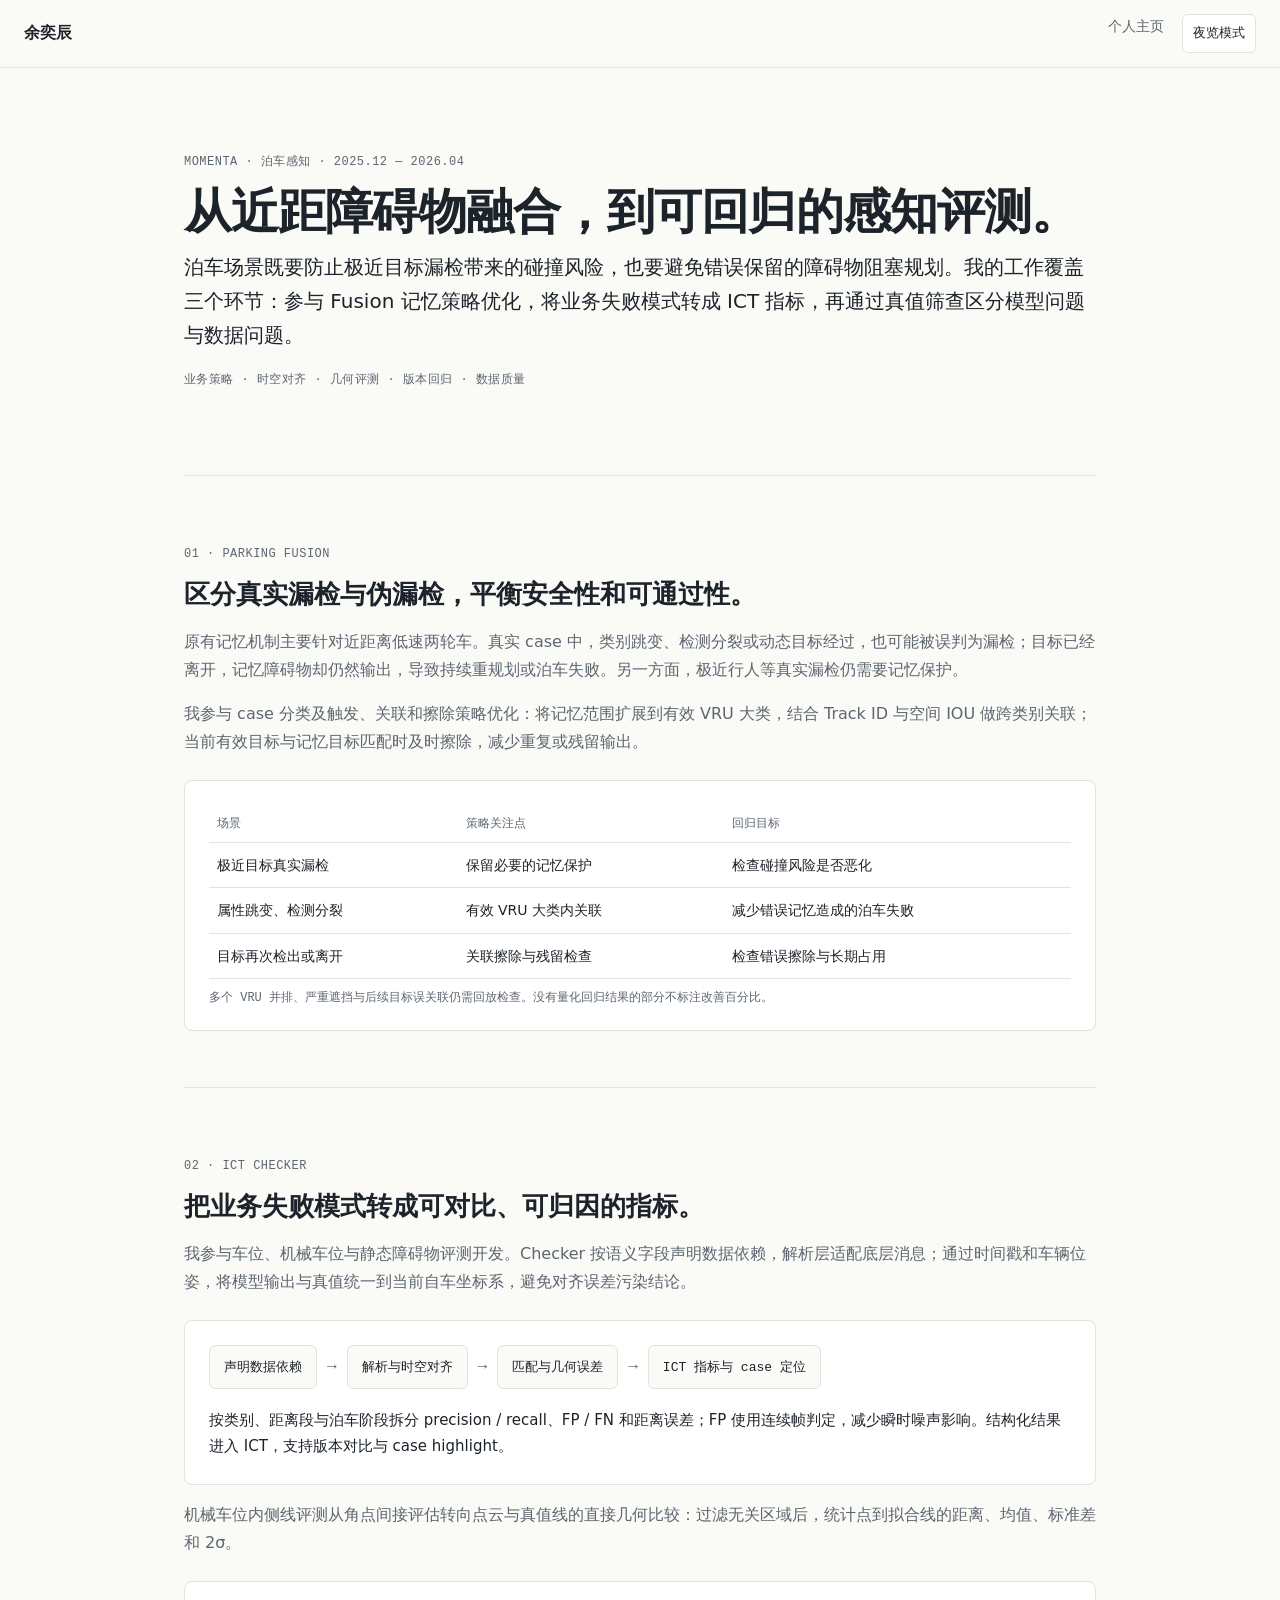
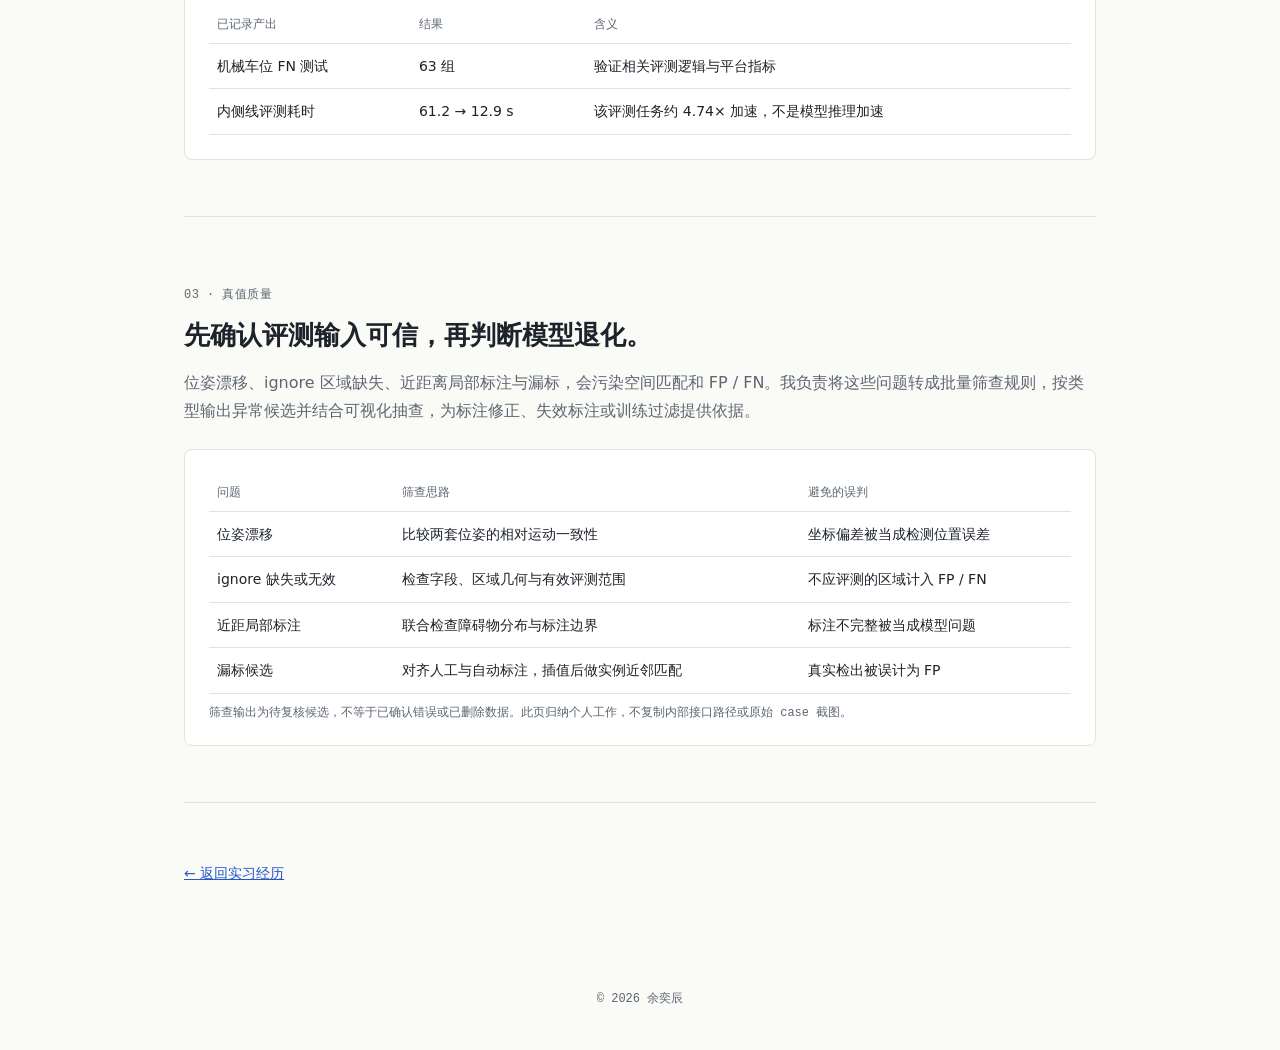
<file: experiences/momenta.html>
<!doctype html>
<html lang="zh-CN"><head><meta charset="UTF-8"><meta name="viewport" content="width=device-width, initial-scale=1"><title>Momenta · 泊车感知与评测工程 · 余奕辰</title><link rel="stylesheet" href="../assets/home.css"><link rel="stylesheet" href="../assets/case.css"><link rel="stylesheet" href="../assets/theme.css"><script src="../assets/theme.js"></script></head><body>
<header class="top"><a class="brand" href="../index.html">余奕辰</a><nav><a href="../index.html">个人主页</a></nav></header><main>
<section class="hero"><p class="kicker">MOMENTA · 泊车感知 · 2025.12 — 2026.04</p><h1>从近距障碍物融合，到可回归的感知评测。</h1><p class="lede">泊车场景既要防止极近目标漏检带来的碰撞风险，也要避免错误保留的障碍物阻塞规划。我的工作覆盖三个环节：参与 Fusion 记忆策略优化，将业务失败模式转成 ICT 指标，再通过真值筛查区分模型问题与数据问题。</p><p class="meta">业务策略 · 时空对齐 · 几何评测 · 版本回归 · 数据质量</p></section>
<section class="step"><p class="kicker">01 · PARKING FUSION</p><h2>区分真实漏检与伪漏检，平衡安全性和可通过性。</h2>
<p>原有记忆机制主要针对近距离低速两轮车。真实 case 中，类别跳变、检测分裂或动态目标经过，也可能被误判为漏检；目标已经离开，记忆障碍物却仍然输出，导致持续重规划或泊车失败。另一方面，极近行人等真实漏检仍需要记忆保护。</p>
<p>我参与 case 分类及触发、关联和擦除策略优化：将记忆范围扩展到有效 VRU 大类，结合 Track ID 与空间 IOU 做跨类别关联；当前有效目标与记忆目标匹配时及时擦除，减少重复或残留输出。</p>
<div class="panel scroll"><table><thead><tr><th>场景</th><th>策略关注点</th><th>回归目标</th></tr></thead><tbody><tr><td>极近目标真实漏检</td><td>保留必要的记忆保护</td><td>检查碰撞风险是否恶化</td></tr><tr><td>属性跳变、检测分裂</td><td>有效 VRU 大类内关联</td><td>减少错误记忆造成的泊车失败</td></tr><tr><td>目标再次检出或离开</td><td>关联擦除与残留检查</td><td>检查错误擦除与长期占用</td></tr></tbody></table><p class="caption">多个 VRU 并排、严重遮挡与后续目标误关联仍需回放检查。没有量化回归结果的部分不标注改善百分比。</p></div></section>
<section class="step"><p class="kicker">02 · ICT CHECKER</p><h2>把业务失败模式转成可对比、可归因的指标。</h2>
<p>我参与车位、机械车位与静态障碍物评测开发。Checker 按语义字段声明数据依赖，解析层适配底层消息；通过时间戳和车辆位姿，将模型输出与真值统一到当前自车坐标系，避免对齐误差污染结论。</p>
<div class="panel"><div class="flow"><span class="node">声明数据依赖</span><span class="arrow">→</span><span class="node">解析与时空对齐</span><span class="arrow">→</span><span class="node">匹配与几何误差</span><span class="arrow">→</span><span class="node">ICT 指标与 case 定位</span></div><p class="verdict">按类别、距离段与泊车阶段拆分 precision / recall、FP / FN 和距离误差；FP 使用连续帧判定，减少瞬时噪声影响。结构化结果进入 ICT，支持版本对比与 case highlight。</p></div>
<p>机械车位内侧线评测从角点间接评估转向点云与真值线的直接几何比较：过滤无关区域后，统计点到拟合线的距离、均值、标准差和 2σ。</p>
<div class="panel scroll"><table><thead><tr><th>已记录产出</th><th>结果</th><th>含义</th></tr></thead><tbody><tr><td>机械车位 FN 测试</td><td>63 组</td><td>验证相关评测逻辑与平台指标</td></tr><tr><td>内侧线评测耗时</td><td>61.2 → 12.9 s</td><td>该评测任务约 4.74× 加速，不是模型推理加速</td></tr></tbody></table></div></section>
<section class="step"><p class="kicker">03 · 真值质量</p><h2>先确认评测输入可信，再判断模型退化。</h2><p>位姿漂移、ignore 区域缺失、近距离局部标注与漏标，会污染空间匹配和 FP / FN。我负责将这些问题转成批量筛查规则，按类型输出异常候选并结合可视化抽查，为标注修正、失效标注或训练过滤提供依据。</p>
<div class="panel scroll"><table><thead><tr><th>问题</th><th>筛查思路</th><th>避免的误判</th></tr></thead><tbody><tr><td>位姿漂移</td><td>比较两套位姿的相对运动一致性</td><td>坐标偏差被当成检测位置误差</td></tr><tr><td>ignore 缺失或无效</td><td>检查字段、区域几何与有效评测范围</td><td>不应评测的区域计入 FP / FN</td></tr><tr><td>近距局部标注</td><td>联合检查障碍物分布与标注边界</td><td>标注不完整被当成模型问题</td></tr><tr><td>漏标候选</td><td>对齐人工与自动标注，插值后做实例近邻匹配</td><td>真实检出被误计为 FP</td></tr></tbody></table><p class="caption">筛查输出为待复核候选，不等于已确认错误或已删除数据。此页归纳个人工作，不复制内部接口路径或原始 case 截图。</p></div></section><section class="contact"><a class="back" href="../index.html#experience">← 返回实习经历</a></section></main><footer>© 2026 余奕辰</footer></body></html>
</file>
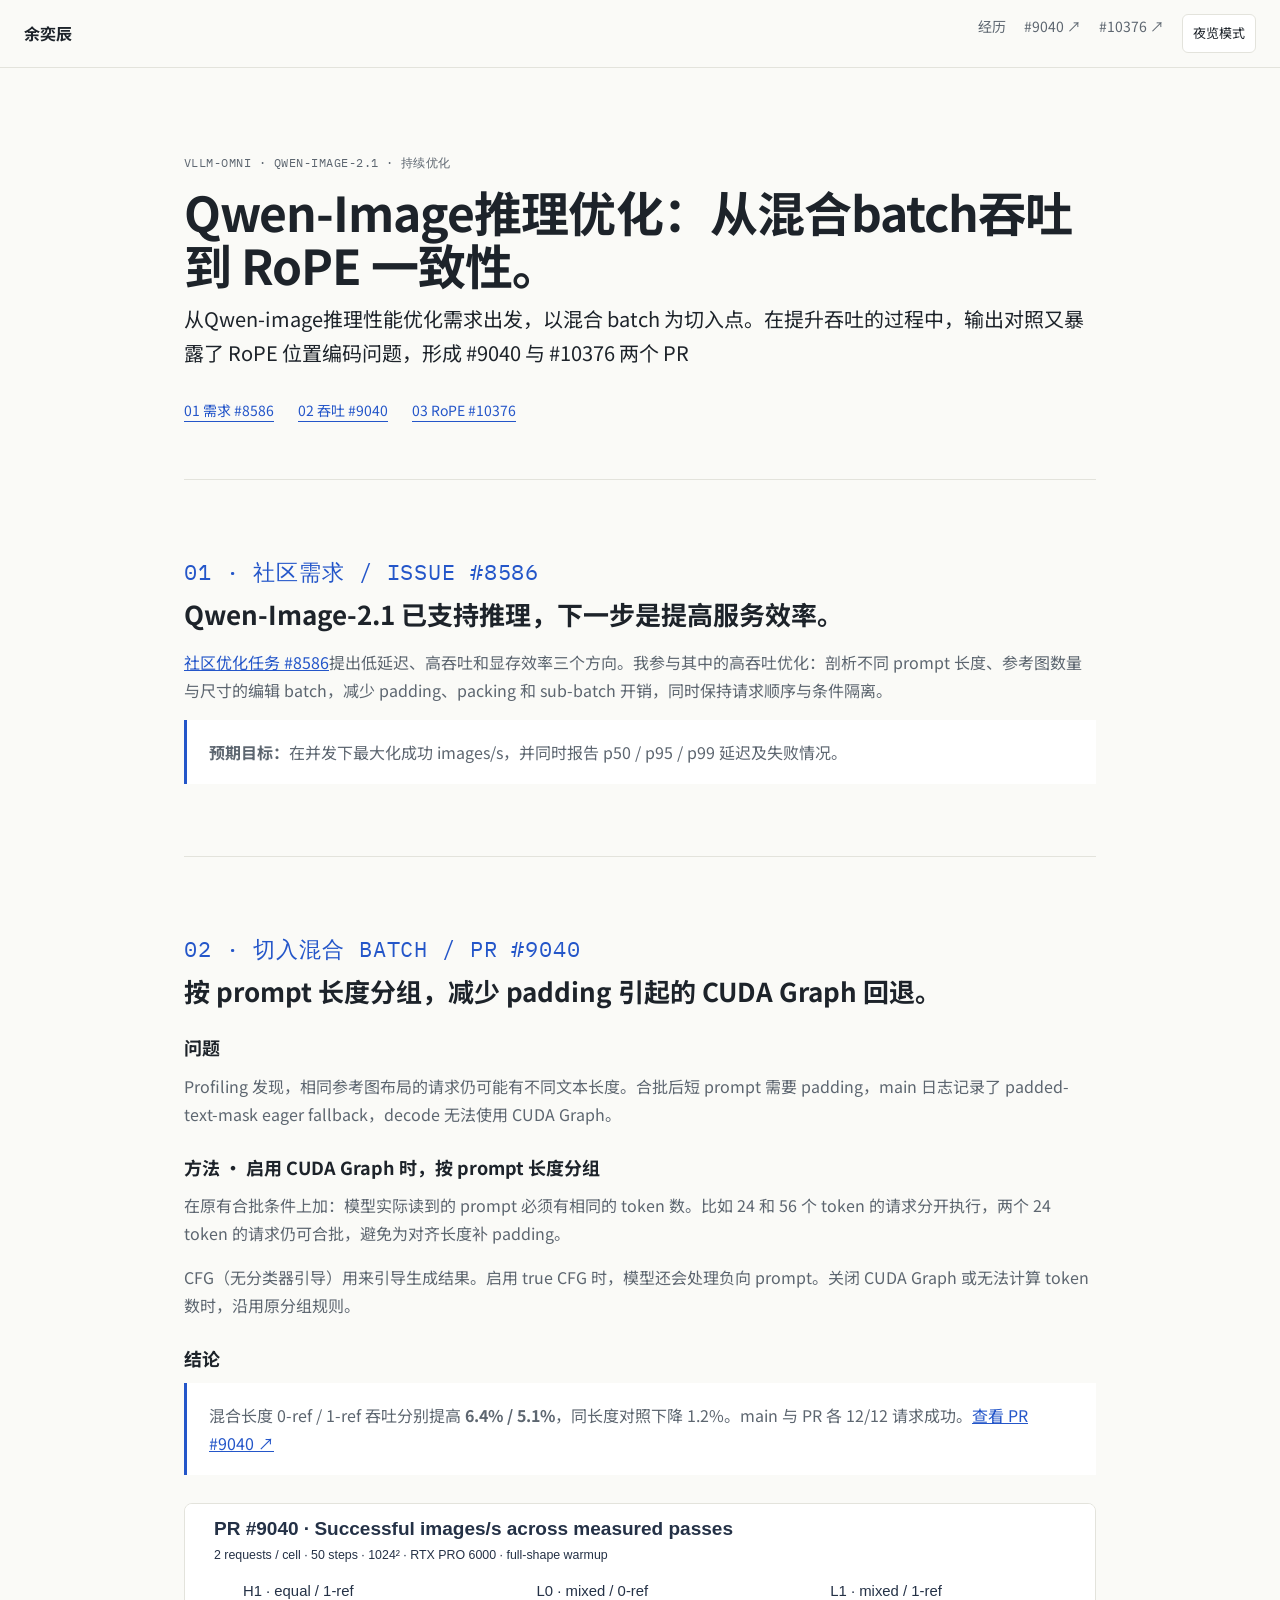
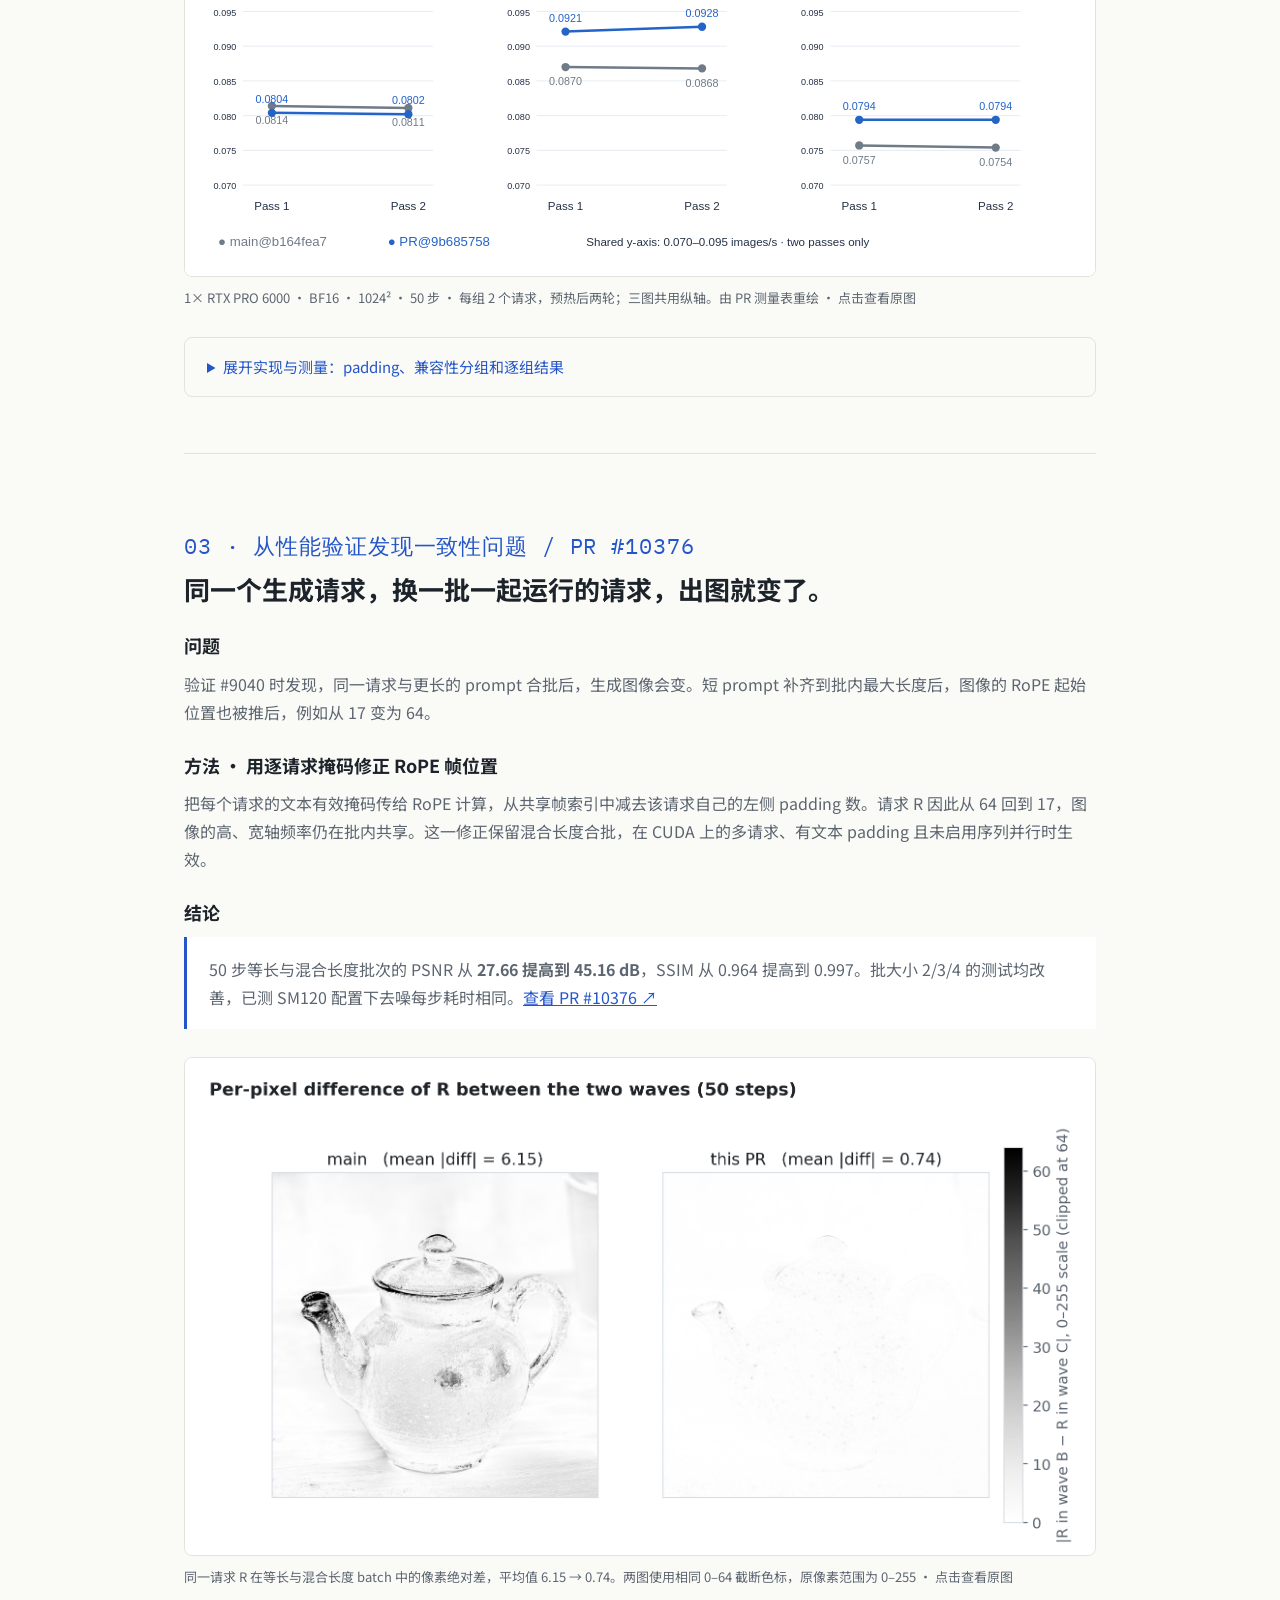
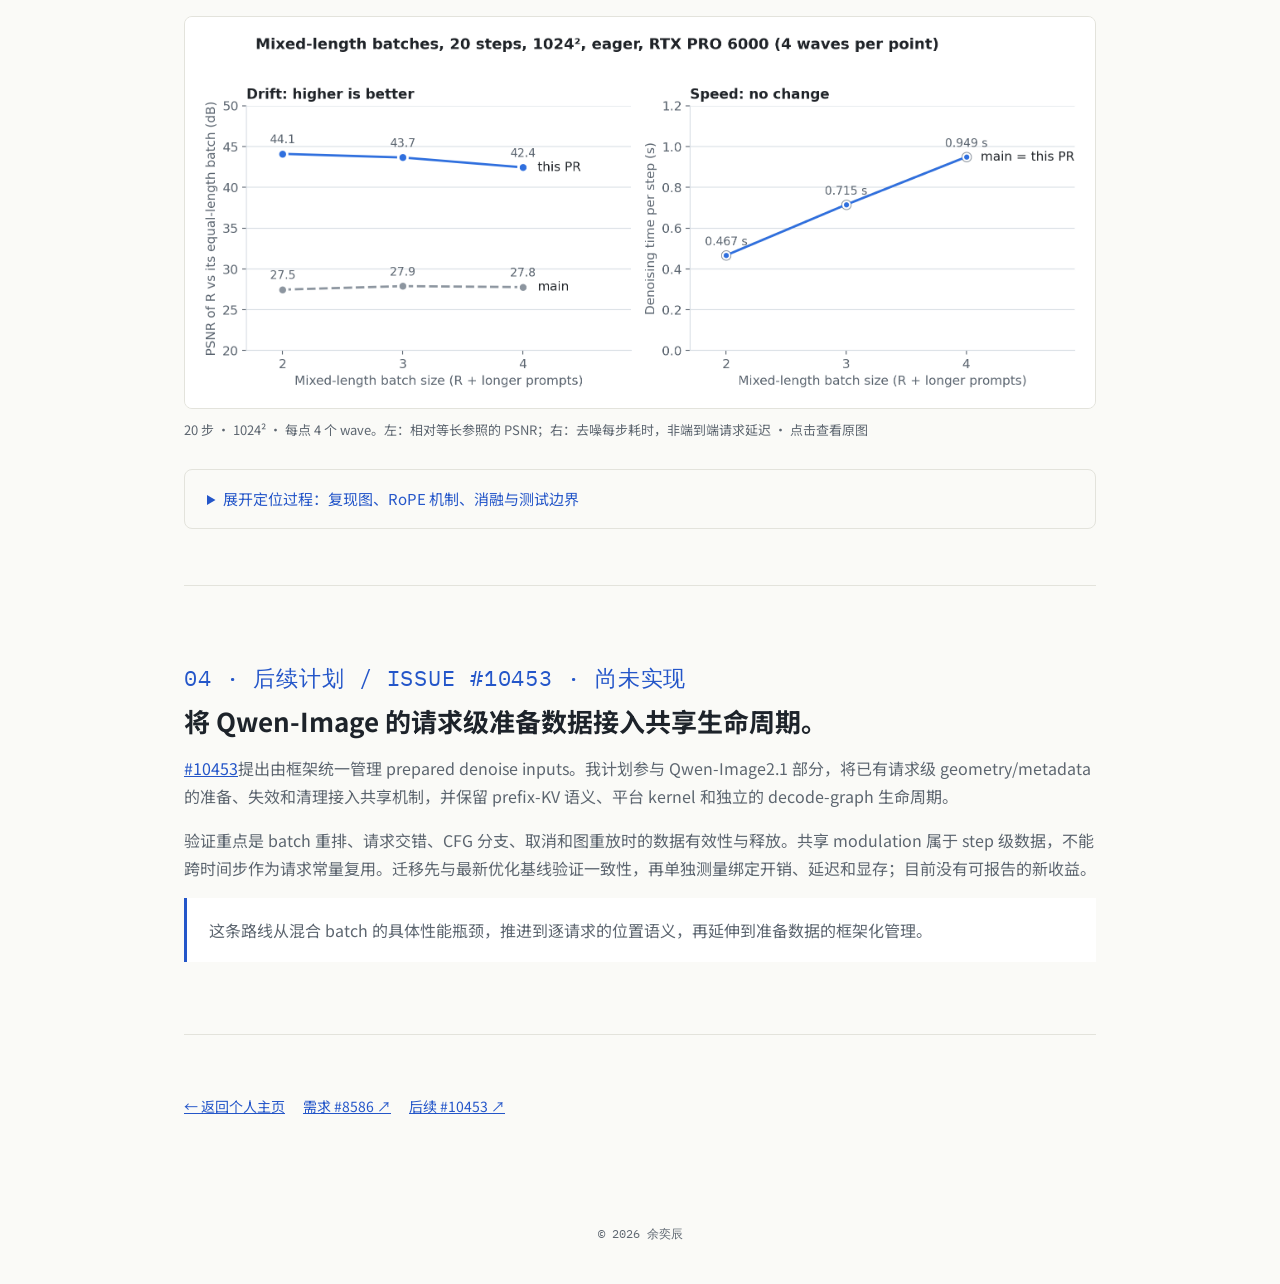
<file: experiences/qwen-image-2-1.html>
<!doctype html>
<html lang="zh-CN">
<head>
  <meta charset="UTF-8">
  <meta name="viewport" content="width=device-width, initial-scale=1">
  <title>Qwen-Image 推理优化实践 · 余奕辰</title>
  <meta name="description" content="从 issue #8586 的 Qwen-Image 推理优化需求出发，经由混合 batch 吞吐优化 PR #9040 和 RoPE 修复 PR #10376，延伸至 #10453 请求级准备数据管理计划。">
  <link rel="preconnect" href="https://fonts.googleapis.com">
  <link rel="preconnect" href="https://fonts.gstatic.com" crossorigin>
  <link href="https://fonts.googleapis.com/css2?family=IBM+Plex+Mono:wght@400;500&family=Noto+Sans+SC:wght@400;500;600;700&display=swap" rel="stylesheet">
  <link rel="stylesheet" href="../assets/home.css">
  <link rel="stylesheet" href="../assets/case.css">
  <style>
    /* route map */
    .route { display: grid; grid-template-columns: 1fr auto 1fr auto 1fr; gap: 10px; align-items: stretch; margin-top: 28px; }
    .route a { display: block; padding: 14px 16px; border: 1px solid var(--line); border-radius: 8px; background: var(--paper); text-decoration: none; color: var(--ink); }
    .route a:hover { border-color: var(--accent); }
    .route b { display: block; font-size: 15px; margin: 4px 0 2px; }
    .route span { font-size: 13px; color: var(--muted); }
    .route i { align-self: center; font-style: normal; color: var(--muted); font-family: var(--mono); }
    .part { margin: 0; padding: 40px 0 0; font: 500 13px var(--mono); color: var(--accent); letter-spacing: .04em; }
    .step .kicker { display: block; font-size: clamp(18px, 2.4vw, 22px); line-height: 1.3; color: var(--accent); margin-bottom: 10px; }

    /* #9040 token bars */
    .tok { display: grid; grid-template-columns: 70px 1fr 64px; gap: 12px; align-items: center; font: 13px var(--mono); margin-bottom: 10px; }
    .tok .t { height: 22px; background: var(--bg); border-radius: 4px; overflow: hidden; display: flex; }
    .tok .real { background: var(--accent); transition: width .2s; }
    .tok .pad { background: repeating-linear-gradient(135deg, var(--warn-bg) 0 6px, #f3dcb3 6px 12px); transition: width .2s; }
    .slider { display: flex; align-items: center; gap: 12px; font: 13px var(--mono); color: var(--muted); margin-bottom: 18px; }
    .slider input { flex: 1; max-width: 360px; accent-color: var(--accent); }
    .groups { display: grid; grid-template-columns: repeat(auto-fill, minmax(220px, 1fr)); gap: 12px; }
    .group { border: 1px solid var(--line); border-radius: 6px; padding: 12px; background: var(--bg); }
    .group header { display: flex; justify-content: space-between; align-items: center; gap: 8px; font: 12px var(--mono); color: var(--muted); margin-bottom: 10px; }
    .group .tok { grid-template-columns: 22px 1fr; gap: 8px; margin-bottom: 6px; }
    .group .tok .t { height: 14px; }

    /* #10376 */
    .imgs { display: grid; grid-template-columns: repeat(3, 1fr); gap: 12px; }
    .imgs figure { margin: 0; }
    .imgs img { width: 100%; aspect-ratio: 1; object-fit: cover; border-radius: 6px; border: 1px solid var(--line); display: block; background: var(--bg); }
    .imgs figcaption { font: 12px var(--mono); color: var(--muted); margin-top: 6px; }
    .imgs figcaption b { color: var(--ink); }
    .imgs figcaption b.bad { color: var(--warn); }
    .seq .row { display: grid; grid-template-columns: 70px 1fr; gap: 12px; align-items: center; font: 12px var(--mono); }
    .seq .cells { display: flex; height: 26px; border-radius: 4px; overflow: hidden; border: 1px solid var(--line); background: var(--bg); }
    .seq .cells span { height: 100%; transition: width .3s; display: flex; align-items: center; justify-content: center; color: #fff; font-size: 11px; white-space: nowrap; overflow: hidden; }
    .seq .pad { background: repeating-linear-gradient(135deg, var(--warn-bg) 0 6px, #f3dcb3 6px 12px); color: var(--warn) !important; }
    .seq .txt { background: var(--accent); }
    .seq .img { background: var(--ok); }
    .pos { font: 500 28px var(--mono); margin: 16px 0 0; }
    .pos.bad { color: var(--warn); }
    .pos.good { color: var(--ok); }
    .loc .bar { grid-template-columns: 220px 1fr 80px; }
    .bridge { margin-top: 24px; padding: 18px 20px; border: 1px dashed var(--warn); border-radius: 8px; background: var(--warn-bg); font-size: 15px; }
    .bridge b { display: block; margin-bottom: 4px; color: var(--warn); }

    @media (max-width: 760px) {
      .route { grid-template-columns: 1fr; }
      .route i { display: none; }
      .tok { grid-template-columns: 56px 1fr 52px; }
      .bar { grid-template-columns: 56px 1fr 76px; }
      .imgs { gap: 6px; }
      .loc .bar { grid-template-columns: 1fr; gap: 4px; }
      .loc .bar b { text-align: left; }
    }
    .story-nav { display:flex; flex-wrap:wrap; gap:12px 24px; margin-top:28px; }
    .story-nav a { font-size:14px; text-underline-offset:5px; }
    .story-callout { padding:18px 22px; border-left:3px solid var(--accent); background:var(--paper); }
    .pr-subheading { margin: 24px 0 8px; font-size: 18px; }
    .pr-subheading + p { margin-top: 0; }
    .technical-details { margin-top:28px; border:1px solid var(--line); border-radius:8px; padding:16px 22px; }
    .technical-details summary { cursor:pointer; color:var(--accent); font-size:15px; }
    .technical-details .step { padding:30px 0; }
    .technical-details .step:last-child { border-bottom:0; }
    .step { scroll-margin-top:80px; }
  </style>
<link rel="stylesheet" href="../assets/theme.css"><script src="../assets/theme.js"></script></head>
<body>
  <header class="top">
    <a class="brand" href="../index.html">余奕辰</a>
    <nav>
      <a href="../index.html">经历</a>
      <a href="https://github.com/vllm-project/vllm-omni/pull/9040" target="_blank" rel="noreferrer">#9040 ↗</a>
      <a href="https://github.com/vllm-project/vllm-omni/pull/10376" target="_blank" rel="noreferrer">#10376 ↗</a>
    </nav>
  </header>

  <main>
    <section class="hero">
      <p class="kicker">VLLM-OMNI · QWEN-IMAGE-2.1 · 持续优化</p>
      <h1>Qwen-Image推理优化：<br>从混合batch吞吐到 RoPE 一致性。</h1>
      <p class="lede">从Qwen-image推理性能优化需求出发，以混合 batch 为切入点。在提升吞吐的过程中，输出对照又暴露了 RoPE 位置编码问题，形成 #9040 与 #10376 两个 PR</p>
      <nav class="story-nav" aria-label="项目进展">
        <a href="#requirement">01 需求 #8586</a><a href="#pr9040">02 吞吐 #9040</a><a href="#pr10376">03 RoPE #10376</a>
      </nav>
    </section>

    <section class="step" id="requirement">
      <p class="kicker">01 · 社区需求 / ISSUE #8586</p>
      <h2>Qwen-Image-2.1 已支持推理，下一步是提高服务效率。</h2>
      <p><a href="https://github.com/vllm-project/vllm-omni/issues/8586">社区优化任务 #8586</a>提出低延迟、高吞吐和显存效率三个方向。我参与其中的高吞吐优化：剖析不同 prompt 长度、参考图数量与尺寸的编辑 batch，减少 padding、packing 和 sub-batch 开销，同时保持请求顺序与条件隔离。</p>
      <p class="story-callout"><b>预期目标：</b>在并发下最大化成功 images/s，并同时报告 p50 / p95 / p99 延迟及失败情况。</p>
    </section>

    <section class="step" id="pr9040">
      <p class="kicker">02 · 切入混合 BATCH / PR #9040</p>
      <h2>按 prompt 长度分组，减少 padding 引起的 CUDA Graph 回退。</h2>
      <h3 class="pr-subheading">问题</h3>
      <p>Profiling 发现，相同参考图布局的请求仍可能有不同文本长度。合批后短 prompt 需要 padding，main 日志记录了 padded-text-mask eager fallback，decode 无法使用 CUDA Graph。</p>
      <h3 class="pr-subheading">方法 · 启用 CUDA Graph 时，按 prompt 长度分组</h3>
      <p>在原有合批条件上加：模型实际读到的 prompt 必须有相同的 token 数。比如 24 和 56 个 token 的请求分开执行，两个 24 token 的请求仍可合批，避免为对齐长度补 padding。</p>
      <p>CFG（无分类器引导）用来引导生成结果。启用 true CFG 时，模型还会处理负向 prompt。关闭 CUDA Graph 或无法计算 token 数时，沿用原分组规则。</p>
      <h3 class="pr-subheading">结论</h3>
      <p class="story-callout">混合长度 0-ref / 1-ref 吞吐分别提高 <b>6.4% / 5.1%</b>，同长度对照下降 1.2%。main 与 PR 各 12/12 请求成功。<a href="https://github.com/vllm-project/vllm-omni/pull/9040">查看 PR #9040 ↗</a></p>
      <figure class="evidence-figure"><a href="../assets/media/pr9040-throughput.svg" target="_blank" rel="noreferrer"><img src="../assets/media/pr9040-throughput.svg" alt="PR 9040 H1、L0、L1 两轮吞吐对比" loading="lazy"></a><figcaption>1× RTX PRO 6000 · BF16 · 1024² · 50 步 · 每组 2 个请求，预热后两轮；三图共用纵轴。由 PR 测量表重绘 · 点击查看原图</figcaption></figure>
      <details class="technical-details"><summary>展开实现与测量：padding、兼容性分组和逐组结果</summary>    <section class="step" style="padding-top:20px">
      <p class="kicker">01 · 性能瓶颈：padding 触发 eager 回退</p>
      <h2>合批要求文本张量等长，短 prompt 左侧补 padding。</h2>
      <p>同一批请求的文本张量需要对齐形状，短 prompt 因而需要 padding。本次混合长度测试中，main 日志记录了 padded-text-mask eager fallback：带 padding 的文本掩码使 decode 无法使用 CUDA Graph。优化切入点是调整合批条件，减少这种回退。下方可改变请求 B 的长度，观察 padding 的变化；token 数为示意。</p>
      <div class="panel">
        <div class="slider">
          <span>B 的 token 数</span>
          <input type="range" id="lenB" min="8" max="64" step="4" value="56" aria-label="请求 B 的 prompt token 数">
          <b id="lenBv"></b>
        </div>
        <div class="tok"><span>请求 A</span><div class="t"><div class="real" id="aReal"></div><div class="pad" id="aPad"></div></div><b id="aLab"></b></div>
        <div class="tok"><span>请求 B</span><div class="t"><div class="real" id="bReal"></div><div class="pad" id="bPad"></div></div><b id="bLab"></b></div>
        <p class="verdict" id="padVerdict"></p>
        <p class="caption">蓝色是真实 token，斜纹是 padding。token 数为示意。</p>
      </div>
    </section>
    <section class="step">
      <p class="kicker">02 · 实现：长度感知的合批条件</p>
      <h2>prompt 长度纳入合批兼容性 key，等长请求仍然合批。</h2>
      <p>在现有 batch compatibility key 中加入模板化后的 positive prompt token 数；启用 true CFG 时，同时加入 negative prompt token 数。准入检查与实际编码复用同一套 prompt 模板，避免长度估计不一致。eager、graph-disabled 或 tokenizer 不可用时保留原有组批规则，negative prompt 是否存在仍参与兼容性判断。请求顺序由现有调度器保持。</p>
      <div class="panel">
        <div class="seg" role="group" aria-label="版本">
          <button type="button" data-ver="main" aria-pressed="true">main</button>
          <button type="button" data-ver="pr" aria-pressed="false">#9040</button>
          <button type="button" data-ver="eager" aria-pressed="false">#9040 · graph 关闭</button>
        </div>
        <div class="seg" role="group" aria-label="true CFG">
          <button type="button" data-cfg="off" aria-pressed="true">CFG 关</button>
          <button type="button" data-cfg="on" aria-pressed="false">CFG 开</button>
        </div>
        <div class="code" id="key"></div>
        <div class="groups" id="groups"></div>
        <p class="caption">请求与长度为示意；分组规则与 PR 描述一致。请求顺序由原有调度器保持。</p>
      </div>
    </section>
    <section class="step">
      <p class="kicker">03 · 实测吞吐</p>
      <h2>混合长度组吞吐提高 5.1%–6.4%，等长对照下降 1.2%。</h2>
      <p>对比 main@b164fea7 与 PR 实现 9b685758，使用相同模型、输入与服务配置：1× RTX PRO 6000、BF16、1024²、50 步、max_num_seqs=4、batch wait=500 ms。每组包含 2 个请求，预热后测量两轮，吞吐按成功图片数除以组内墙钟时间计算。两侧各 12/12 请求成功，PR 的 54 项兼容性测试通过。该小样本对照尚不足以评估 p95/p99 尾延迟。</p>
      <div class="panel">
        <div class="seg" role="group" aria-label="测试组">
          <button type="button" data-cell="L0" aria-pressed="true">L0 · 混合 / 0 参考图</button>
          <button type="button" data-cell="L1" aria-pressed="false">L1 · 混合 / 1 参考图</button>
          <button type="button" data-cell="H1" aria-pressed="false">H1 · 等长 / 1 参考图</button>
        </div>
        <div class="bars">
          <div class="bar"><span>main</span><div class="t"><div class="f" id="rb0"></div></div><b id="rv0"></b></div>
          <div class="bar"><span>#9040</span><div class="t"><div class="f on" id="rb1"></div></div><b id="rv1"></b></div>
        </div>
        <p class="delta" id="rDelta"></p>
        <p class="verdict" id="rNote"></p>
        <p class="caption" id="rWall"></p>
      </div>
    </section></details>
    </section>

    <section class="step" id="pr10376">
      <p class="kicker">03 · 从性能验证发现一致性问题 / PR #10376</p>
      <h2>同一个生成请求，换一批一起运行的请求，出图就变了。</h2>
      <h3 class="pr-subheading">问题</h3>
      <p id="drift">验证 #9040 时发现，同一请求与更长的 prompt 合批后，生成图像会变。短 prompt 补齐到批内最大长度后，图像的 RoPE 起始位置也被推后，例如从 17 变为 64。</p>
      <h3 class="pr-subheading">方法 · 用逐请求掩码修正 RoPE 帧位置</h3>
      <p>把每个请求的文本有效掩码传给 RoPE 计算，从共享帧索引中减去该请求自己的左侧 padding 数。请求 R 因此从 64 回到 17，图像的高、宽轴频率仍在批内共享。这一修正保留混合长度合批，在 CUDA 上的多请求、有文本 padding 且未启用序列并行时生效。</p>
      <h3 class="pr-subheading">结论</h3>
      <p class="story-callout">50 步等长与混合长度批次的 PSNR 从 <b>27.66 提高到 45.16 dB</b>，SSIM 从 0.964 提高到 0.997。批大小 2/3/4 的测试均改善，已测 SM120 配置下去噪每步耗时相同。<a href="https://github.com/vllm-project/vllm-omni/pull/10376">查看 PR #10376 ↗</a></p>
      <figure class="evidence-figure"><a href="../assets/pr10376/fig4_diff_heatmap.png" target="_blank" rel="noreferrer"><img src="../assets/pr10376/fig4_diff_heatmap.png" alt="PR 10376 修复前后逐像素差分" loading="lazy"></a><figcaption>同一请求 R 在等长与混合长度 batch 中的像素绝对差，平均值 6.15 → 0.74。两图使用相同 0–64 截断色标，原像素范围为 0–255 · 点击查看原图</figcaption></figure>
      <figure class="evidence-figure"><a href="../assets/pr10376/fig5_batch_size_drift_speed.png" target="_blank" rel="noreferrer"><img src="../assets/pr10376/fig5_batch_size_drift_speed.png" alt="批大小变化时的 PSNR 和去噪每步耗时" loading="lazy"></a><figcaption>20 步 · 1024² · 每点 4 个 wave。左：相对等长参照的 PSNR；右：去噪每步耗时，非端到端请求延迟 · 点击查看原图</figcaption></figure>
      <details class="technical-details"><summary>展开定位过程：复现图、RoPE 机制、消融与测试边界</summary>    <section class="step">
      <p class="kicker">04 · 对照输出时发现的问题</p>
      <h2>同长度对照输出一致，混合长度输出存在可重复差异。</h2>
      <p>H1 的 4 对输出逐像素一致；L0 和 L1 则出现可重复的图像差异。L0 的 PR 输出与独立串行参考图 SHA-256 一致，支持这些输入上的差异来自 main 的混合长度批次上下文。这项检查验证了已测输入的请求映射与参考一致性，不代表普遍的图像质量保证。</p>
      <div class="panel">
        <div class="scroll">
          <table>
            <thead><tr><th>组 / 请求</th><th>PSNR (dB) vs main</th><th>SSIM</th><th>观察</th></tr></thead>
            <tbody>
              <tr><td>H1 · 两个请求</td><td class="num">相同</td><td class="num">1.00000</td><td>4 / 4 对输出逐像素一致</td></tr>
              <tr><td>L0 · 短 prompt</td><td class="num">28.77</td><td class="num">0.97213</td><td>#9040 输出与串行参考 SHA-256 一致</td></tr>
              <tr><td>L0 · 长 prompt</td><td class="num">36.85</td><td class="num">0.99184</td><td>#9040 输出与串行参考 SHA-256 一致</td></tr>
              <tr><td>L1 · 短 prompt</td><td class="num">46.61</td><td class="num">0.99646</td><td>同批上下文差异较小</td></tr>
              <tr><td>L1 · 长 prompt</td><td class="num">56.87</td><td class="num">0.99883</td><td>同批上下文差异较小</td></tr>
            </tbody>
          </table>
        </div>
        <div class="imgs" style="grid-template-columns:repeat(2,minmax(0,1fr));margin-top:24px">
          <figure><a href="../assets/media/pr9040-main-L0-short.png" target="_blank" rel="noreferrer"><img src="../assets/media/pr9040-main-L0-short.png" alt="main 的 L0 短 prompt 在混合长度批次中的输出" loading="lazy"></a><figcaption>main · L0 短 prompt · 混合长度批次</figcaption></figure>
          <figure><a href="../assets/media/pr9040-serial-L0-short.png" target="_blank" rel="noreferrer"><img src="../assets/media/pr9040-serial-L0-short.png" alt="L0 短 prompt 的独立串行参考输出，其 SHA-256 与 PR 输出一致" loading="lazy"></a><figcaption>独立串行参考 · 已核验与 #9040 输出 SHA-256 一致</figcaption></figure>
        </div>
        <p class="caption">L0 短 prompt 的输出对照，PSNR 28.77 dB。右侧使用已存档的串行参考图；不将该案例推导为普遍准确率结论。点击可查看原图。</p>
        <div class="bridge">
          <b>#9040 与 #10376 的处理范围</b>
          #9040 在 graph-eligible 路径按长度分组，避免了混合长度带来的影响；eager 路径仍允许长短 prompt 合批，issue #10374 中的输出漂移因此需要独立处理。#10376 进一步定位并修正批次内每个请求的位置编码。
        </div>
      </div>
    </section>
    <section class="step" style="padding-top:20px">
      <p class="kicker">05 · 复现：固定请求，改变批次组成</p>
      <h2>等长批次输出接近，混合长度批次明显漂移。</h2>
      <p>在 eager 服务下固定请求 R 的 prompt、seed 和参数，分别单独运行、放进 3 个等长 prompt 的批次 (wave B)、放进带两个更长 prompt 的批次 (wave C)。调度日志确认两个 wave 都是真实的 3 请求批次。PSNR 都是和单独运行比。</p>
      <div class="panel">
        <div class="imgs">
          <figure><img src="../assets/pr10376/03_R_single_request_50steps.jpg" alt="请求 R 单独运行的输出" loading="lazy"><figcaption>单独运行<br><b>参照</b></figcaption></figure>
          <figure><img src="../assets/pr10376/01_R_same_length_batch_50steps.jpg" alt="请求 R 在等长批次中的输出" loading="lazy"><figcaption>wave B · 等长批<br><b>43.99 dB</b></figcaption></figure>
          <figure><img src="../assets/pr10376/02_R_mixed_length_batch_50steps.jpg" alt="请求 R 在混合长度批次中的输出" loading="lazy"><figcaption>wave C · 混合长度批<br><b class="bad">27.94 dB</b></figcaption></figure>
        </div>
        <p class="caption">图片来自 PR 描述，50 步。本次测试中，等长批与单独运行的 PSNR 为 43.99 dB，作为批处理数值差异的参照。</p>
      </div>
    </section>
    <section class="step">
      <p class="kicker">06 · 根因</p>
      <h2>图像 RoPE 帧位置，随整批 padding 后的文本长度偏移。</h2>
      <p>RoPE 给每个 token 编码位置。<code>QwenImage21Rope.forward</code> 为整批只建一张表：文本 token 推进一个共享的位置计数，图像块的帧轴位置从它接着算。文本按整批最长的 prompt 左侧补齐。R 的 17 个文本 token 前面多了 47 个 padding，图像的帧位置由 17 变为 64，导致位置编码依赖其他请求的文本长度。</p>
      <div class="panel">
        <div class="seg" role="group" aria-label="批次">
          <button type="button" data-w="B" aria-pressed="true">wave B · 等长批</button>
          <button type="button" data-w="C" aria-pressed="false">wave C · 混合长度批</button>
          <button type="button" data-w="fix" aria-pressed="false">wave C · #10376</button>
        </div>
        <div class="seq" id="seq"></div>
        <p class="pos" id="pos"></p>
        <p class="verdict" id="posNote"></p>
        <p class="caption">斜纹是 padding，蓝色是 R 的文本，绿色是 R 的图像 token。长度按比例示意。</p>
      </div>
    </section>
    <section class="step">
      <p class="kicker">07 · 消融实验：定位 RoPE 位置偏移</p>
      <h2>修正图像帧位置后，第一层注意力输出差异显著下降。</h2>
      <p>批次之间不只 RoPE 不同：文本编码器的输出、DiT 注意力掩码的路径也会变。在 8 步去噪下依次消掉这些差异，每一步都测 R 在 wave B 与 wave C 之间的 PSNR。</p>
      <div class="panel loc">
        <div class="bars" id="locBars"></div>
        <p class="verdict">统一文本编码器输出、统一注意力掩码执行路径后，漂移未改善。将 R 的图像帧位置恢复为 17 后，第一层 DiT 注意力输出的平均绝对差由 0.375 降至 0.0017，支持将根因定位到图像 RoPE 帧位置。</p>
        <p class="caption">条形只表示定性结论，逐步 PSNR 见 PR 原图。“硬编码位置”只对这一批里的 R 正确，会让更长的请求拿到错误位置，所以它是诊断，不是修复。</p>
      </div>
    </section>
    <section class="step">
      <p class="kicker">08 · 修复</p>
      <h2>按各请求自身 padding 回退帧位置，RoPE 表改为逐请求计算。</h2>
      <p>文本有 padding 时，<code>QwenImage21SequencePrepare</code> 把逐请求的文本有效掩码传给 <code>QwenImage21Rope</code>。每一行的帧索引减去这一行自己的 padding 数，于是每个请求拿到的位置和它单独运行时一样。高、宽方向的频率不变，仍然共享。</p>
      <div class="panel">
        <div class="code">before  freqs: [S, D/2]      <s># 整批一张表</s>
after   freqs: [B, S, D/2]   <em># 逐请求，帧位置 −= 本行 padding 数</em>

rotary helpers 同时接受 [S, D/2] 与 [B, S, D/2]
prefix / target 的切分与拼接改用序列维 (−2)</div>
        <div class="flow">
          <span class="node hit">CUDA</span><span class="arrow">+</span>
          <span class="node hit">未开序列并行</span><span class="arrow">+</span>
          <span class="node hit">批大小 &gt; 1</span><span class="arrow">+</span>
          <span class="node hit">文本有 padding</span><span class="arrow">→</span>
          <span class="node">逐请求 RoPE</span>
        </div>
        <p class="verdict">只有同时满足这四个条件才走新路径；等长批、单请求、序列并行和非 CUDA 设备仍用原来的二维表。和 #9040 的分工是：#9040 调整 graph-eligible 请求的兼容性分组；#10376 修正混合长度批次的逐请求位置编码，保留原有合批能力，并可独立使用。</p>
      </div>
    </section>
    <section class="step">
      <p class="kicker">09 · 结果</p>
      <h2>输出一致性提高，已测配置的去噪每步耗时相同。</h2>
      <p>50 步时，R 在等长批与混合长度批之间的 PSNR 从 27.66 dB 升到 45.16 dB，SSIM 0.964 → 0.997，与本次单请求和等长批之间的 43.99 dB 参照接近。</p>
      <div class="panel">
        <div class="seg" role="group" aria-label="版本">
          <button type="button" data-v="main" aria-pressed="true">main</button>
          <button type="button" data-v="pr" aria-pressed="false">#10376</button>
        </div>
        <div class="imgs" style="grid-template-columns:repeat(2,1fr);max-width:560px">
          <figure><img id="imB" src="../assets/pr10376/01_R_same_length_batch_50steps.jpg" alt="等长批输出" loading="lazy"><figcaption>wave B · 等长批</figcaption></figure>
          <figure><img id="imC" src="../assets/pr10376/02_R_mixed_length_batch_50steps.jpg" alt="混合长度批输出" loading="lazy"><figcaption>wave C · 混合长度批</figcaption></figure>
        </div>
        <p class="delta" id="vRes"></p>
      </div>
      <p style="margin-top:28px">进一步验证批大小变化：20 步，每个测试点包含 4 个 wave（main 和 #10376 在两张卡上并行，再交换卡重跑），52 个请求全部成功。漂移是 R 相对同次运行中等长批 R 的 PSNR。</p>
      <div class="panel">
        <div class="seg" role="group" aria-label="指标">
          <button type="button" data-m="psnr" aria-pressed="true">漂移 PSNR</button>
          <button type="button" data-m="step" aria-pressed="false">每步耗时</button>
        </div>
        <div class="scroll">
          <table><thead><tr><th>批次</th><th>main</th><th>#10376</th></tr></thead><tbody id="bsBody"></tbody></table>
        </div>
        <p class="verdict" id="bsNote"></p>
      </div>
    </section>
    <section class="step">
      <p class="kicker">10 · 验证与边界</p>
      <h2>两个 PR 的测试覆盖，与尚未验证的边界。</h2>
      <div class="panel">
        <ul class="limits" style="margin:0;color:var(--ink)">
          <li><b>#9040</b>：54 个针对性兼容测试通过，覆盖正负 prompt 长度、省略与空 negative prompt、等长合批、混合长度分开、两种调度器和 graph 关闭回退。</li>
          <li><b>#10376</b>：新增 3 个单元测试，左侧 padding 批次每一行的频率与该请求单独计算一致，批量与逐请求旋转结果一致；<code>qwen_image_21</code> 测试目录 246 通过、10 跳过（main 243 通过）。等长批下与 main 输出逐位相同。</li>
        </ul>
        <ul class="limits">
          <li>#9040 只有两次测量，只支持局部吞吐结论；合入新 main 后 GPU 推理和针对性测试尚未重跑；未覆盖 4 张参考图、多 GPU、2048²。</li>
          <li>#10376 输出明显更接近，但不是逐位批不变；速度在 SM120 上测量，SM103 + PyTorch 2.13 上混合长度批会失去融合 RoPE kernel，未测；未测图像编辑、true CFG、CUDA Graph 服务、序列并行、非 CUDA 设备。</li>
        </ul>
      </div>
    </section></details>
    </section>

    <section class="step" id="next">
      <p class="kicker">04 · 后续计划 / ISSUE #10453 · 尚未实现</p>
      <h2>将 Qwen-Image 的请求级准备数据接入共享生命周期。</h2>
      <p><a href="https://github.com/vllm-project/vllm-omni/issues/10453">#10453</a>提出由框架统一管理 prepared denoise inputs。我计划参与 Qwen-Image2.1 部分，将已有请求级 geometry/metadata 的准备、失效和清理接入共享机制，并保留 prefix-KV 语义、平台 kernel 和独立的 decode-graph 生命周期。</p>
      <p>验证重点是 batch 重排、请求交错、CFG 分支、取消和图重放时的数据有效性与释放。共享 modulation 属于 step 级数据，不能跨时间步作为请求常量复用。迁移先与最新优化基线验证一致性，再单独测量绑定开销、延迟和显存；目前没有可报告的新收益。</p>
      <p class="story-callout">这条路线从混合 batch 的具体性能瓶颈，推进到逐请求的位置语义，再延伸到准备数据的框架化管理。</p>
    </section>
    <section class="contact"><a class="back" href="../index.html">← 返回个人主页</a><a class="back" href="https://github.com/vllm-project/vllm-omni/issues/8586">需求 #8586 ↗</a><a class="back" href="https://github.com/vllm-project/vllm-omni/issues/10453">后续 #10453 ↗</a></section>
  </main>

  <footer>© 2026 余奕辰</footer>

  <script src="../assets/case.js"></script>
  <script>
    // 01 padding slider
    const LEN_A = 24, MAX = 64;
    function setPad() {
      const b = +$('lenB').value, m = Math.max(LEN_A, b);
      $('lenBv').textContent = b;
      [['a', LEN_A], ['b', b]].forEach(([k, n]) => {
        $(k + 'Real').style.width = n / MAX * 100 + '%';
        $(k + 'Pad').style.width = (m - n) / MAX * 100 + '%';
        $(k + 'Lab').textContent = m > n ? `+${m - n} pad` : `${n} tok`;
      });
      $('padVerdict').innerHTML = b === LEN_A
        ? '<span class="pill ok">GRAPH</span> 长度一致，无 padding，decode 走已捕获的 CUDA Graph。'
        : '<span class="pill warn">EAGER</span> 出现 padding，main 上 decode 回退到 eager 执行。';
    }
    $('lenB').addEventListener('input', setPad);
    setPad();

    // 02 grouping
    const reqs = [
      { id: 'A', ref: 0, pos: 24, neg: 12 }, { id: 'B', ref: 0, pos: 56, neg: 12 }, { id: 'C', ref: 0, pos: 24, neg: 32 },
      { id: 'D', ref: 1, pos: 40, neg: 12 }, { id: 'E', ref: 1, pos: 40, neg: 12 }, { id: 'F', ref: 1, pos: 64, neg: 12 }
    ];
    let ver = 'main', cfg = false;
    const KEYS = {
      main:  'key = (参考图布局, 是否有 negative prompt)',
      pr:    'key = (参考图布局, 是否有 negative prompt,\n       <em>positive 长度</em>{NEG})',
      eager: 'graph 关闭 → 不看长度，沿用 main 的 key\nkey = (参考图布局, 是否有 negative prompt)'
    };
    function render() {
      const byLen = ver === 'pr';
      $('key').innerHTML = KEYS[ver].replace('{NEG}', cfg ? ', <em>negative 长度</em>' : '');
      const groups = new Map();
      reqs.forEach(r => {
        const k = [r.ref, byLen ? r.pos : '', byLen && cfg ? r.neg : ''].join('|');
        if (!groups.has(k)) groups.set(k, []);
        groups.get(k).push(r);
      });
      $('groups').innerHTML = [...groups.values()].map(g => {
        const mp = Math.max(...g.map(r => r.pos)), mn = Math.max(...g.map(r => r.neg));
        const padded = g.some(r => r.pos !== mp || (cfg && r.neg !== mn));
        const tag = ver === 'eager'
          ? '<span class="pill mute">EAGER · 原行为</span>'
          : padded ? '<span class="pill warn">PAD → EAGER</span>' : '<span class="pill ok">GRAPH</span>';
        const bar = (n, m) => `<div class="real" style="width:${n / MAX * 100}%"></div><div class="pad" style="width:${(m - n) / MAX * 100}%"></div>`;
        const rows = g.map(r => `<div class="tok"><span>${r.id}</span><div class="t">${bar(r.pos, mp)}</div></div>` +
          (cfg ? `<div class="tok"><span></span><div class="t" style="opacity:.6">${bar(r.neg, mn)}</div></div>` : '')).join('');
        return `<div class="group"><header><span>ref=${g[0].ref}${byLen ? ' · ' + mp + ' tok' : ''}</span>${tag}</header>${rows}</div>`;
      }).join('');
    }
    bindSeg('ver', v => { ver = v; render(); });
    bindSeg('cfg', v => { cfg = v === 'on'; render(); });
    render();

    // 03 throughput (images/s, mean of 2 passes)
    const CELLS = {
      L0: { main: [0.0870, 0.0868], pr: [0.0921, 0.0928], wm: '23.00 / 23.04', wp: '21.71 / 21.54', d: '+6.4%', note: '混合长度、纯文生图：PR 日志记录了分离后 prompt 形状的 decode graph capture，平均吞吐提高 6.4%。' },
      L1: { main: [0.0757, 0.0754], pr: [0.0794, 0.0794], wm: '26.41 / 26.51', wp: '25.18 / 25.20', d: '+5.1%', note: '混合长度、带 1 张参考图：平均吞吐提高 5.1%。' },
      H1: { main: [0.0814, 0.0811], pr: [0.0804, 0.0802], wm: '24.58 / 24.65', wp: '24.87 / 24.92', d: '−1.2%', note: '等长对照组：没有文本 padding，本次吞吐下降 1.2%；两轮测量不足以判断统计显著性。' }
    };
    function setCell(k) {
      const c = CELLS[k], avg = a => (a[0] + a[1]) / 2, top = 0.095, m = avg(c.main), p = avg(c.pr);
      $('rb0').style.width = m / top * 100 + '%';
      $('rb1').style.width = p / top * 100 + '%';
      $('rv0').textContent = m.toFixed(4);
      $('rv1').textContent = p.toFixed(4);
      $('rDelta').textContent = c.d;
      $('rDelta').className = 'delta' + (c.d.startsWith('−') ? ' neg' : '');
      $('rNote').textContent = c.note;
      $('rWall').textContent = `images/s，两次均值 · 墙钟时间 main ${c.wm} s → #9040 ${c.wp} s`;
    }
    bindSeg('cell', setCell);
    setCell('L0');

    // 06 RoPE frame position (R: 17 text tokens; wave C pads 47)
    const IMG = 40, TOTAL = 64 + IMG;
    const WV = {
      B:   { pad: 0,  start: 17, cls: 'good', note: '等长批没有 padding，R 的图像从帧位置 17 开始，和单独运行一样。' },
      C:   { pad: 47, start: 64, cls: 'bad',  note: '最长的 prompt 有 64 个 token，R 被左侧补 47 个 padding，图像帧位置变成 64，模型看到的位置关系变了。' },
      fix: { pad: 47, start: 17, cls: 'good', note: 'padding 还在（仍在同一批），但这一行的帧索引减去自己的 47 个 padding，图像回到 17。' }
    };
    function setW(k) {
      const w = WV[k], pct = n => n / TOTAL * 100 + '%', lead = 64 - 17 - w.pad;
      $('seq').innerHTML = `<div class="row"><span>R 的序列</span><div class="cells">` +
        (lead > 0 ? `<span style="width:${pct(lead)}"></span>` : '') +
        (w.pad ? `<span class="pad" style="width:${pct(w.pad)}">pad ×${w.pad}</span>` : '') +
        `<span class="txt" style="width:${pct(17)}">文本 17</span><span class="img" style="width:${pct(IMG)}">图像</span></div></div>`;
      $('pos').className = 'pos ' + w.cls;
      $('pos').textContent = `图像帧位置 = ${w.start}`;
      $('posNote').textContent = w.note;
    }
    bindSeg('w', setW);
    setW('B');

    // 07 localization (qualitative)
    $('locBars').innerHTML = [
      ['原始：wave B vs wave C', 'warn', '漂移大'],
      ['+ 文本编码器输出一致', 'warn', '无变化'],
      ['+ 同一注意力掩码路径', 'warn', '无变化'],
      ['+ R 图像帧位置放回 17', 'on', '基本消失']
    ].map(([n, c, l], i) => `<div class="bar"><span>${n}</span><div class="t"><div class="f ${c}" style="width:${i < 3 ? 100 : 6}%"></div></div><b>${l}</b></div>`).join('');

    // 09 main vs #10376
    const V = {
      main: ['01_R_same_length_batch_50steps.jpg', '02_R_mixed_length_batch_50steps.jpg', '27.66 dB / SSIM 0.964', 'neg'],
      pr:   ['04_R_same_length_batch_50steps_PR.jpg', '05_R_mixed_length_batch_50steps_PR.jpg', '45.16 dB / SSIM 0.997', '']
    };
    function setV(k) {
      const [b, c, t, cls] = V[k];
      $('imB').src = '../assets/pr10376/' + b;
      $('imC').src = '../assets/pr10376/' + c;
      $('vRes').textContent = 'B vs C：' + t;
      $('vRes').className = 'delta ' + cls;
    }
    bindSeg('v', setV);
    setV('main');

    // 09 batch sizes (20 steps)
    const BS = [
      ['等长 · 3', null, null, 0.689, 0.689],
      ['混合长度 · 2', 27.46, 44.10, 0.467, 0.467],
      ['混合长度 · 3', 27.89, 43.65, 0.715, 0.715],
      ['混合长度 · 4', 27.77, 42.44, 0.949, 0.949]
    ];
    function setM(m) {
      $('bsBody').innerHTML = BS.map(([n, a, b, s1, s2]) => m === 'psnr'
        ? `<tr><td>${n}</td><td class="num">${a ? a.toFixed(2) + ' dB' : '—'}</td><td class="num"><b>${b ? b.toFixed(2) + ' dB' : '—'}</b></td></tr>`
        : `<tr><td>${n}</td><td class="num">${s1.toFixed(3)} s</td><td class="num">${s2.toFixed(3)} s</td></tr>`).join('');
      $('bsNote').textContent = m === 'psnr'
        ? '批大小 2、3、4 下修复都成立，4 个 wave、两张卡之间结果一致。'
        : '当前显示精度下，去噪每步耗时相同；整批墙钟时间差异在 ±0.07 s 内。';
    }
    bindSeg('m', setM);
    setM('psnr');
  </script>
</body>
</html>
</file>
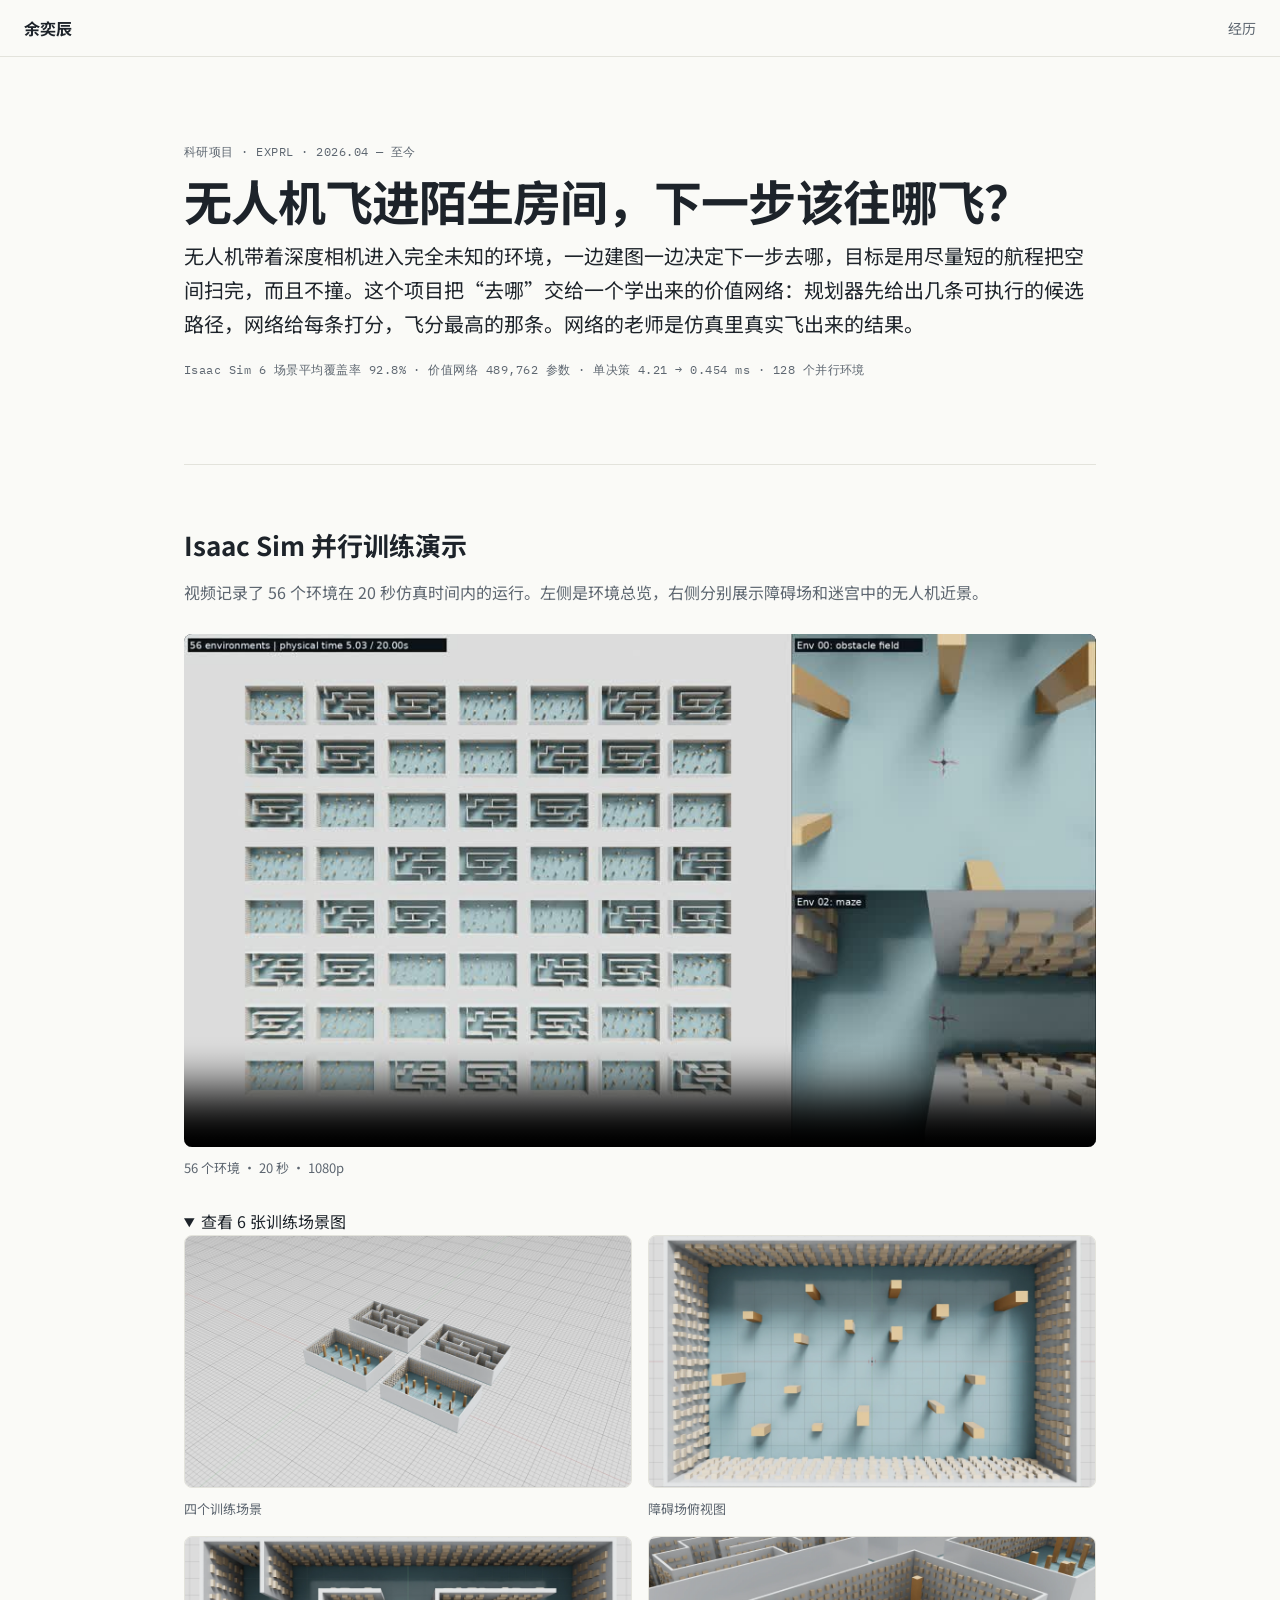
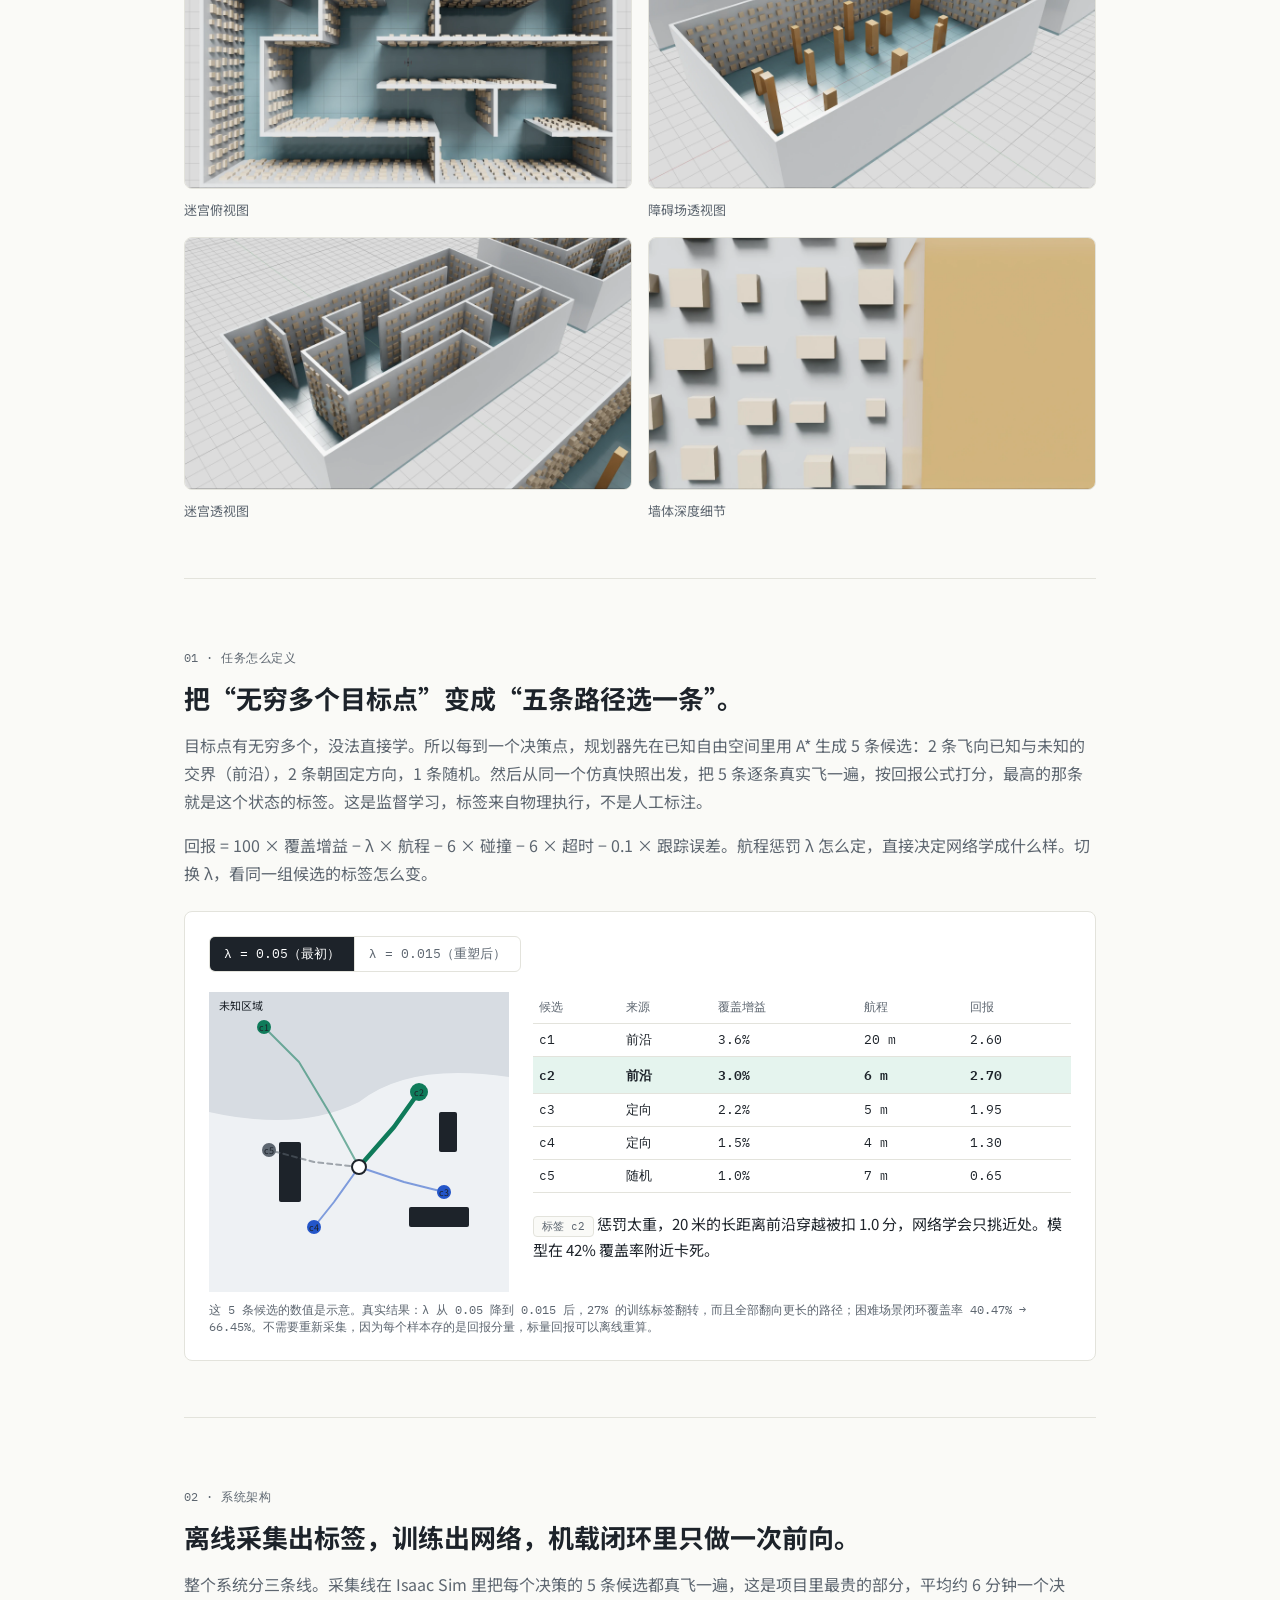
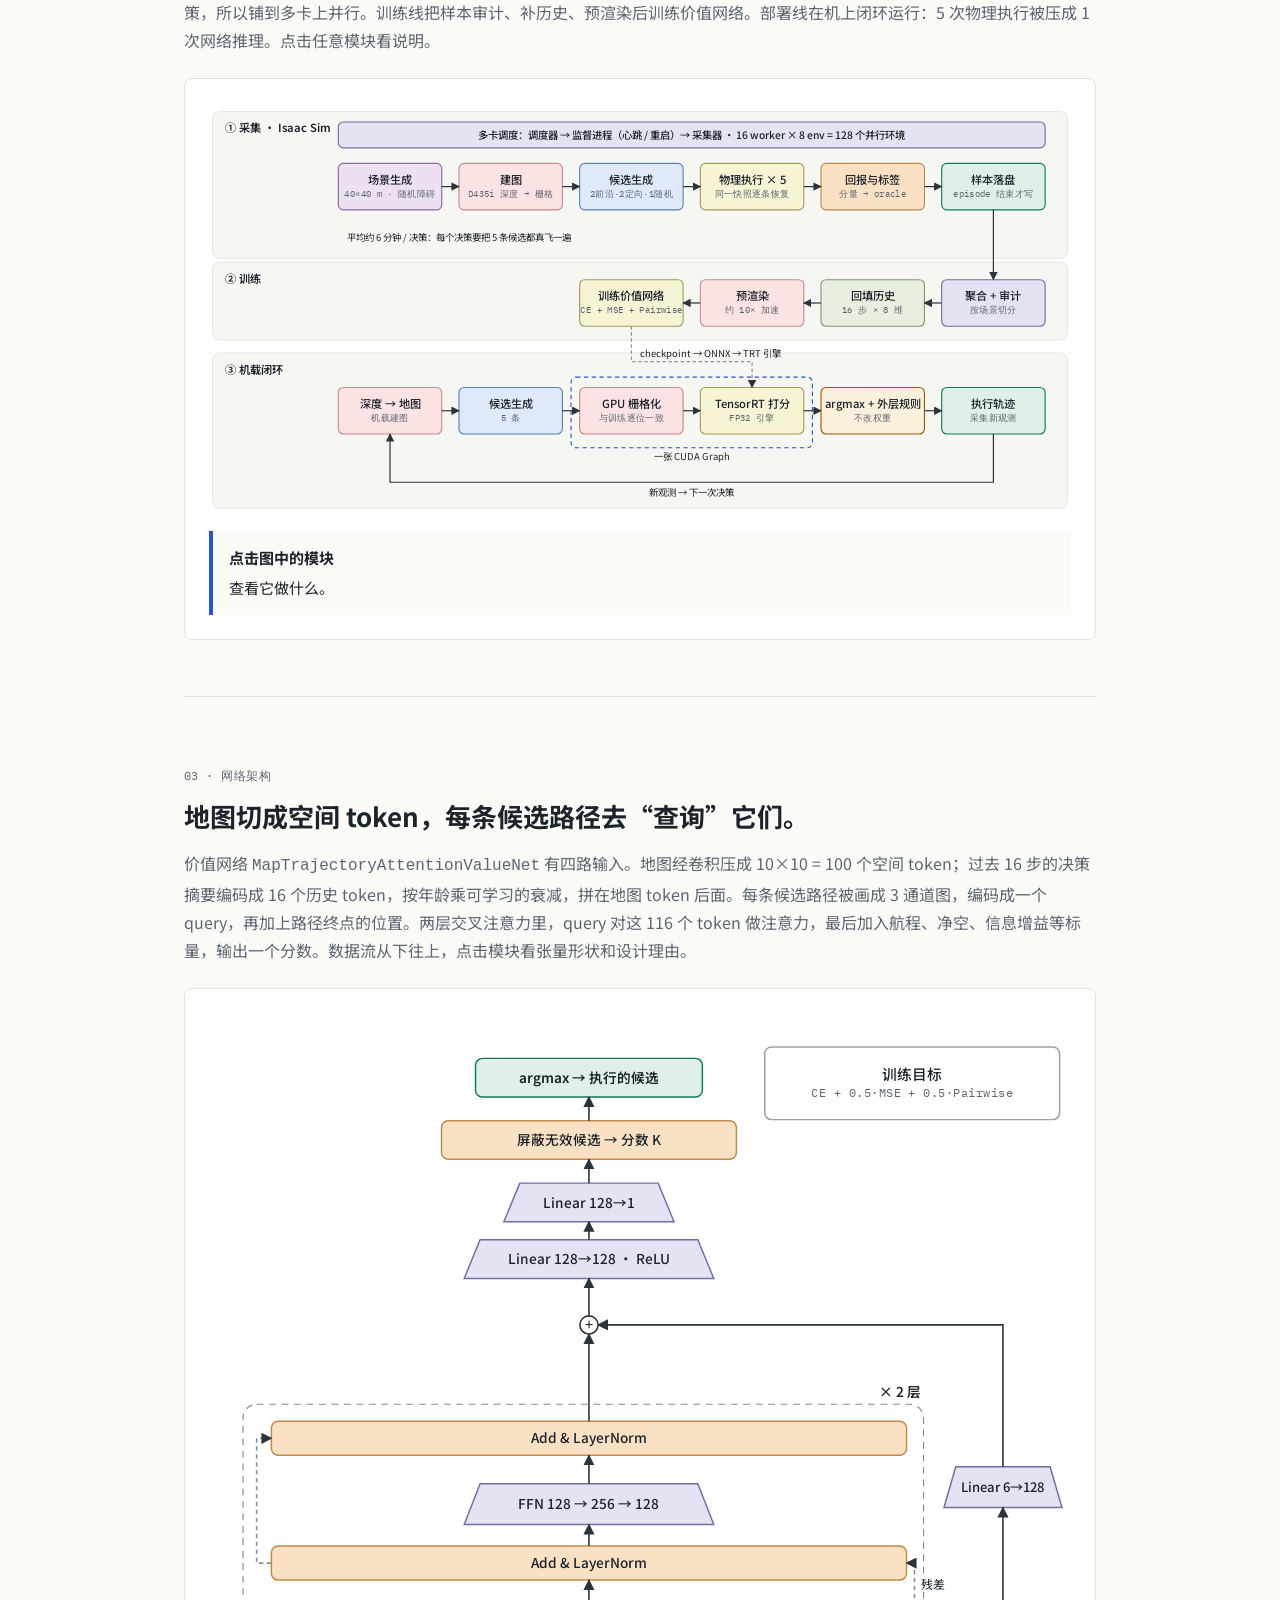
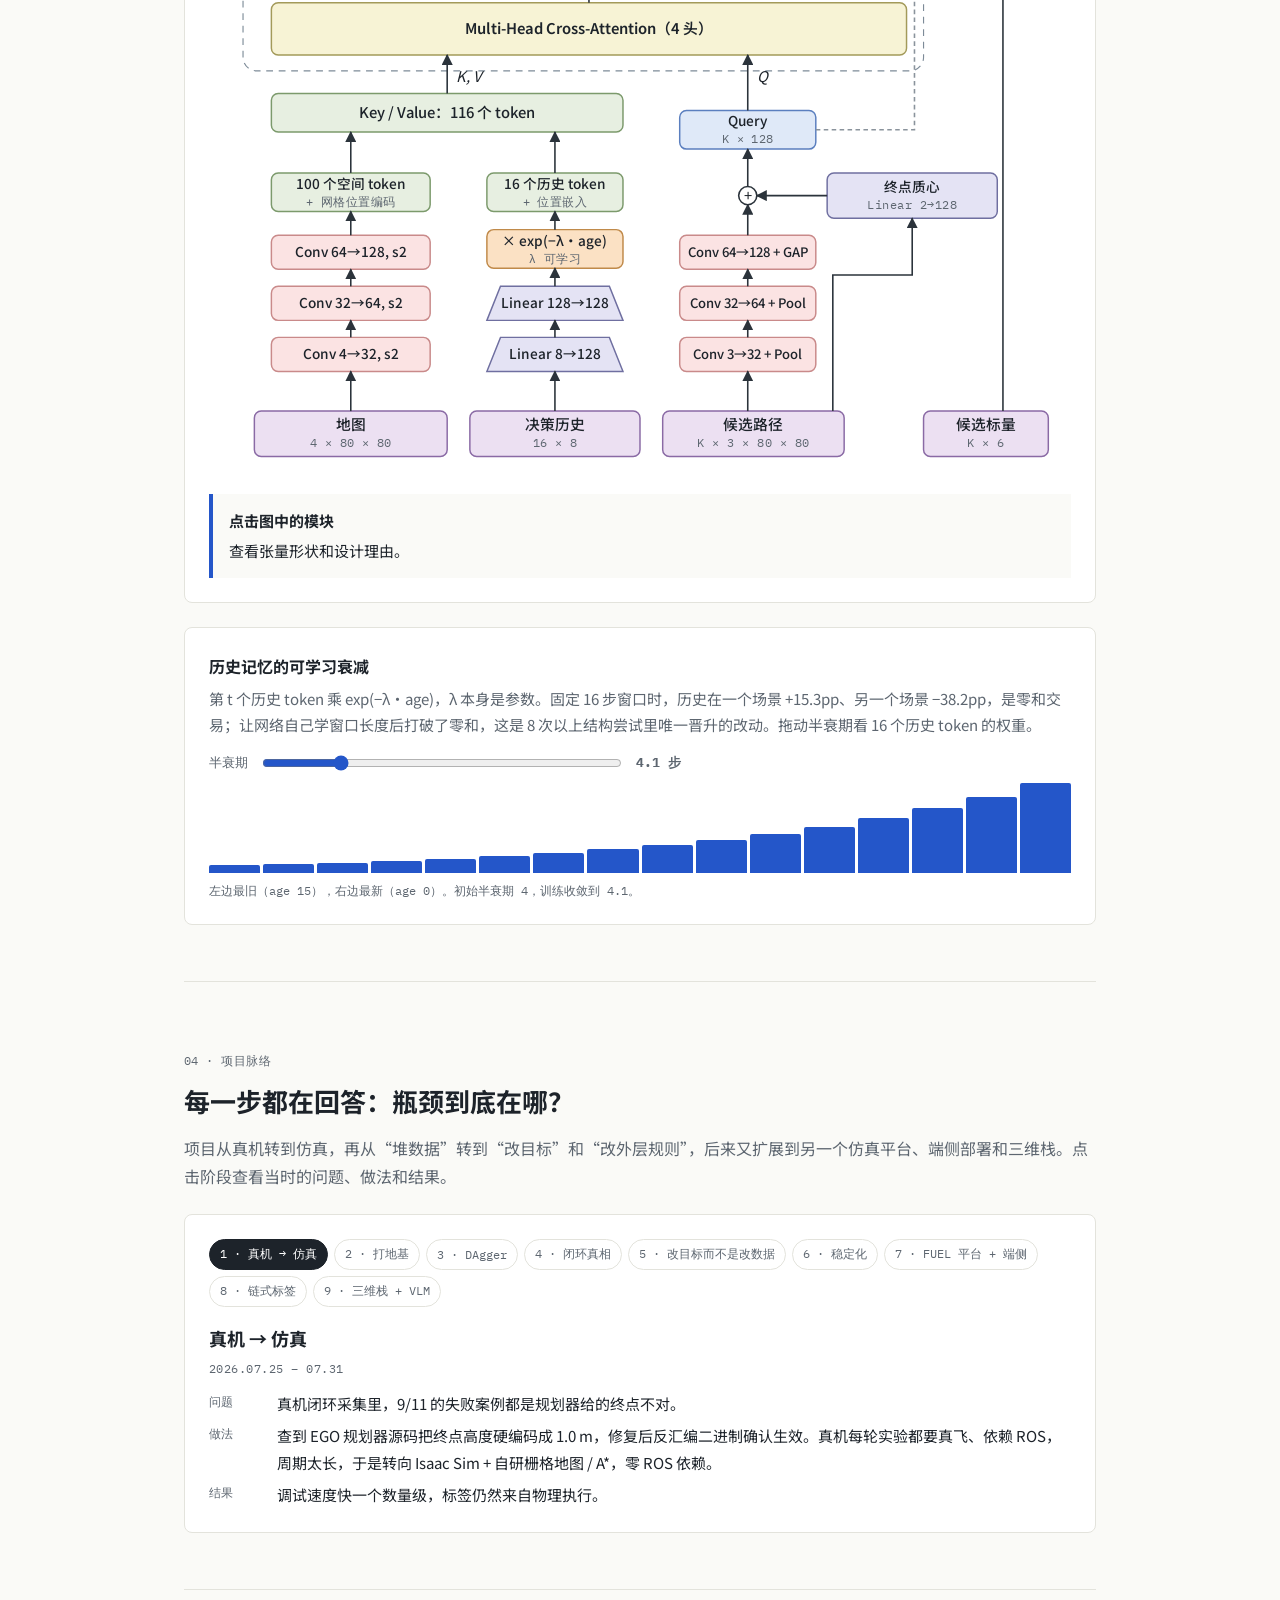
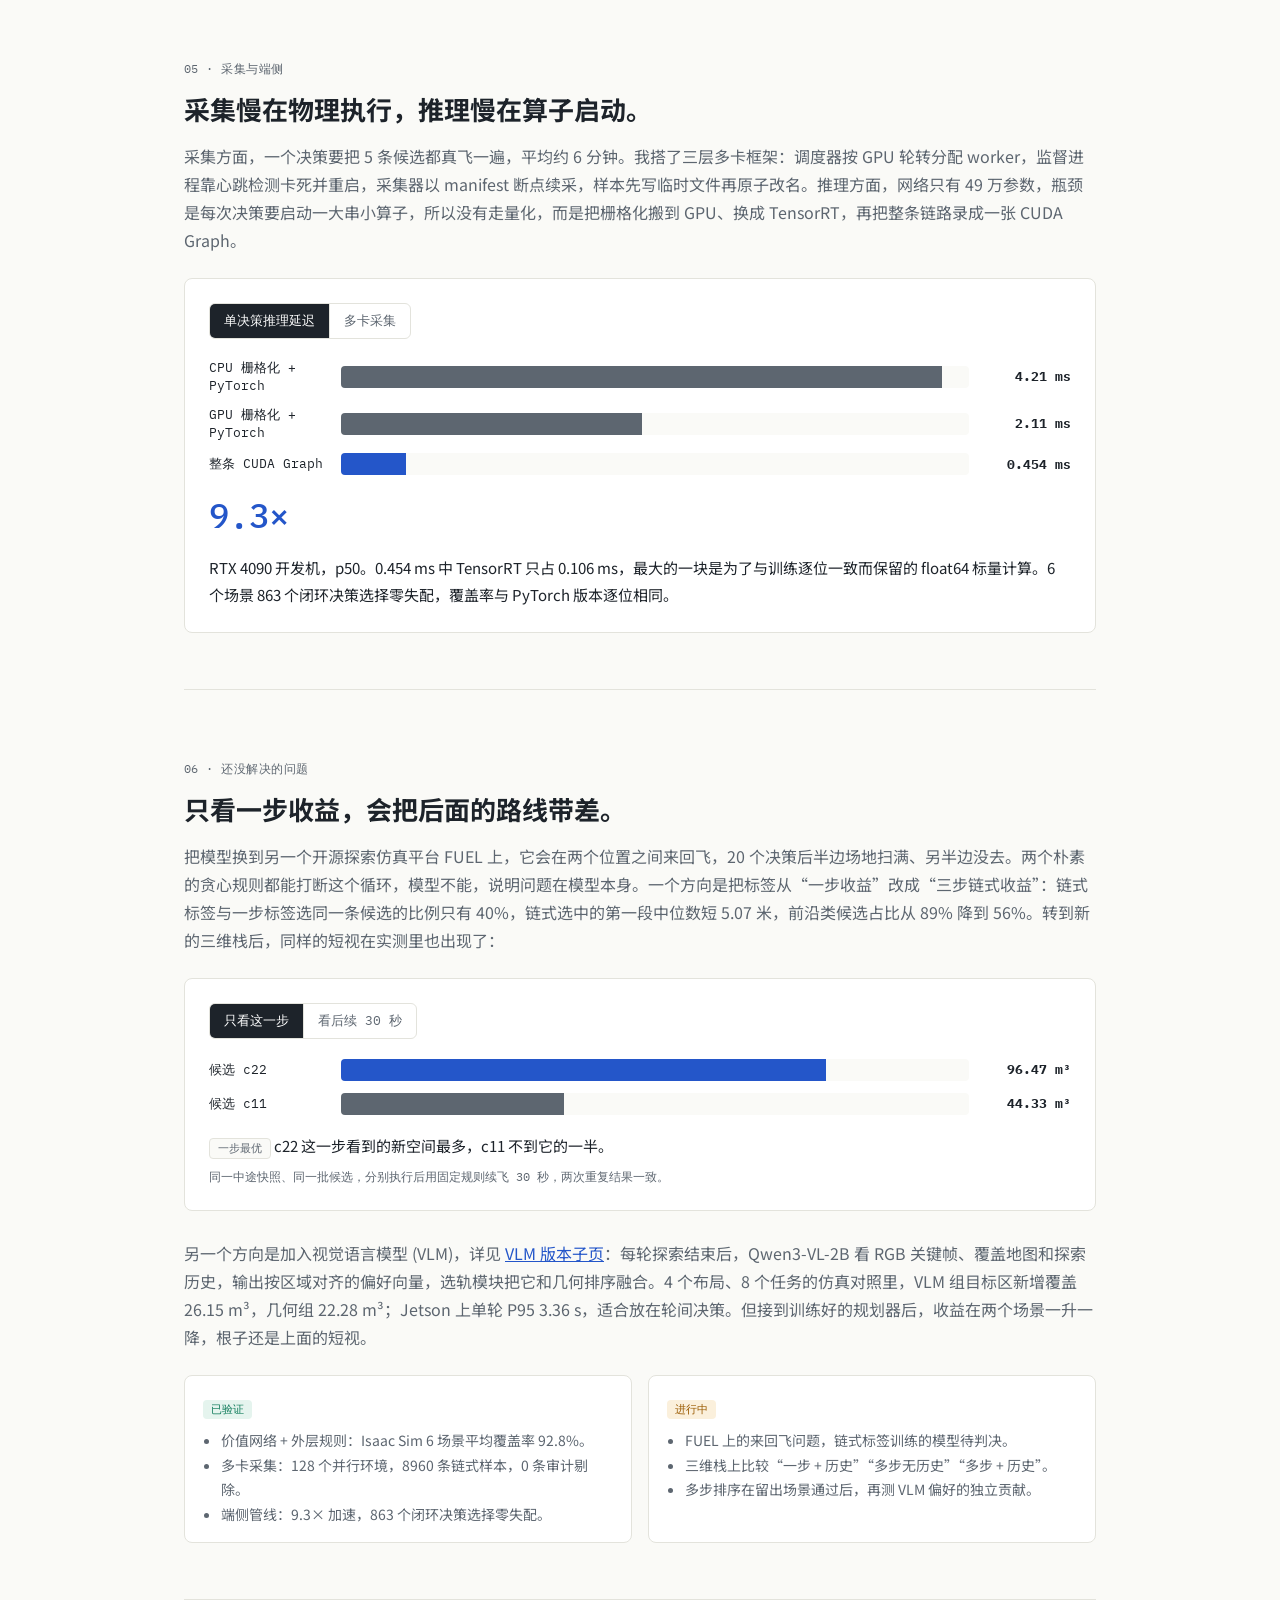
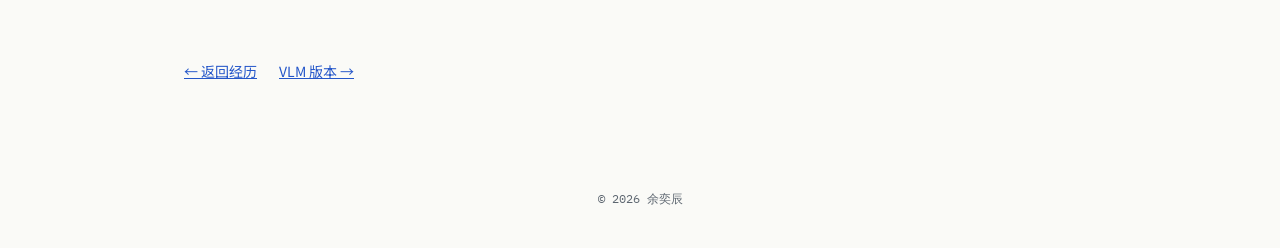
<file: experiences/research.html>
<!doctype html>
<html lang="zh-CN">
<head>
  <meta charset="UTF-8">
  <meta name="viewport" content="width=device-width, initial-scale=1">
  <title>ExpRL 无人机探索 · 余奕辰</title>
  <meta name="description" content="ExpRL：用真实物理执行结果训练候选轨迹价值网络，让无人机在未知环境里自主决定下一步飞向哪里。任务、系统架构、网络架构、开发脉络与端侧部署。">
  <link rel="preconnect" href="https://fonts.googleapis.com">
  <link rel="preconnect" href="https://fonts.gstatic.com" crossorigin>
  <link href="https://fonts.googleapis.com/css2?family=IBM+Plex+Mono:wght@400;500&family=Noto+Sans+SC:wght@400;500;600;700&display=swap" rel="stylesheet">
  <link rel="stylesheet" href="../assets/home.css">
  <link rel="stylesheet" href="../assets/case.css">
  <style>
    .diagram { width: 100%; height: auto; display: block; }
    .scroll-diagram { overflow-x: auto; }
    .scroll-diagram svg { min-width: 720px; }
    .diagram text { font-family: var(--sans); fill: var(--ink); }
    .diagram .mono { font-family: var(--mono); }
    .diagram .sub { font-size: 10.5px; fill: var(--muted); }
    .diagram .nd { cursor: pointer; }
    .diagram .nd:hover rect, .diagram .nd:hover polygon { filter: brightness(.96); stroke-width: 2; }
    .diagram .nd.sel rect, .diagram .nd.sel polygon { stroke: var(--accent); stroke-width: 2.5; }
    .diagram .edge { fill: none; stroke: #2b333b; stroke-width: 1.4; }
    .diagram .edge.res { stroke-dasharray: 4 3; stroke: #8a939c; }
    .info { margin-top: 14px; padding: 14px 16px; border-left: 4px solid var(--accent); background: var(--bg); font-size: 15px; min-height: 52px; }
    .info b { display: block; margin-bottom: 4px; }
    .two { display: grid; grid-template-columns: minmax(0, 300px) 1fr; gap: 24px; align-items: start; }
    .cand { font: 13px var(--mono); }
    .cand td, .cand th { padding: 7px 6px; }
    .cand tr.best td { background: var(--ok-bg); font-weight: 600; }
    .phases { display: flex; flex-wrap: wrap; gap: 6px; margin-bottom: 16px; }
    .phases button { font: 12px var(--mono); padding: 6px 10px; border: 1px solid var(--line); background: var(--paper); border-radius: 999px; cursor: pointer; color: var(--muted); }
    .phases button[aria-pressed="true"] { background: var(--ink); color: #fff; border-color: var(--ink); }
    .phase h3 { margin: 0 0 4px; font-size: 18px; }
    .phase .when { margin: 0 0 12px; }
    .phase dl { display: grid; grid-template-columns: 56px 1fr; gap: 6px 12px; margin: 0; font-size: 15px; }
    .phase dt { font: 12px var(--mono); color: var(--muted); padding-top: 3px; }
    .phase dd { margin: 0; }
    .decay { display: flex; align-items: flex-end; gap: 3px; height: 90px; margin-top: 10px; }
    .decay i { flex: 1; background: var(--accent); border-radius: 2px 2px 0 0; transition: height .2s; }
    .status { display: grid; grid-template-columns: 1fr 1fr; gap: 16px; margin-top: 24px; }
    .status > div { padding: 16px 18px; border: 1px solid var(--line); border-radius: 8px; background: var(--paper); }
    .status ul { margin: 8px 0 0; padding-left: 18px; font-size: 14px; color: var(--muted); }
    .training-video { display: block; width: 100%; height: auto; border-radius: 8px; background: #161b22; }
    .training-gallery { display: grid; grid-template-columns: repeat(2, minmax(0, 1fr)); gap: 16px; }
    .training-gallery .evidence-figure { margin: 0; }
    @media (max-width: 760px) {
      .two, .status { grid-template-columns: 1fr; }
      .phase dl { grid-template-columns: 1fr; }
      .training-gallery { grid-template-columns: 1fr; }
    }
  </style>
</head>
<body>
  <header class="top">
    <a class="brand" href="../index.html">余奕辰</a>
    <nav><a href="../index.html">经历</a></nav>
  </header>

  <main>
    <section class="hero">
      <p class="kicker">科研项目 · EXPRL · 2026.04 — 至今</p>
      <h1>无人机飞进陌生房间，<br>下一步该往哪飞？</h1>
      <p class="lede">无人机带着深度相机进入完全未知的环境，一边建图一边决定下一步去哪，目标是用尽量短的航程把空间扫完，而且不撞。这个项目把“去哪”交给一个学出来的价值网络：规划器先给出几条可执行的候选路径，网络给每条打分，飞分最高的那条。网络的老师是仿真里真实飞出来的结果。</p>
      <p class="meta">Isaac Sim 6 场景平均覆盖率 92.8% · 价值网络 489,762 参数 · 单决策 4.21 → 0.454 ms · 128 个并行环境</p>
    </section>

    <section class="step" id="training-demo">
      <h2>Isaac Sim 并行训练演示</h2>
      <p>视频记录了 56 个环境在 20 秒仿真时间内的运行。左侧是环境总览，右侧分别展示障碍场和迷宫中的无人机近景。</p>
      <figure class="evidence-figure">
        <video class="training-video" controls playsinline preload="none" poster="../assets/exprl/training-poster.jpg" width="1920" height="1080" aria-label="Isaac Sim 56 环境训练视频">
          <source src="../assets/exprl/training-56env.mp4" type="video/mp4">
          <a href="../assets/exprl/training-56env.mp4">打开训练视频</a>
        </video>
        <figcaption>56 个环境 · 20 秒 · 1080p</figcaption>
      </figure>
      <details id="training-scenes" open>
        <summary>查看 6 张训练场景图</summary>
        <div class="training-gallery">
          <figure class="evidence-figure"><a href="../assets/exprl/01-four-scenes.webp"><img src="../assets/exprl/01-four-scenes.webp" alt="四个训练场景总览" loading="lazy"></a><figcaption>四个训练场景</figcaption></figure>
          <figure class="evidence-figure"><a href="../assets/exprl/02-obstacle-field-top.webp"><img src="../assets/exprl/02-obstacle-field-top.webp" alt="障碍场俯视图" loading="lazy"></a><figcaption>障碍场俯视图</figcaption></figure>
          <figure class="evidence-figure"><a href="../assets/exprl/03-maze-top.webp"><img src="../assets/exprl/03-maze-top.webp" alt="迷宫俯视图" loading="lazy"></a><figcaption>迷宫俯视图</figcaption></figure>
          <figure class="evidence-figure"><a href="../assets/exprl/04-obstacle-field-perspective.webp"><img src="../assets/exprl/04-obstacle-field-perspective.webp" alt="障碍场透视图" loading="lazy"></a><figcaption>障碍场透视图</figcaption></figure>
          <figure class="evidence-figure"><a href="../assets/exprl/05-maze-perspective.webp"><img src="../assets/exprl/05-maze-perspective.webp" alt="迷宫透视图" loading="lazy"></a><figcaption>迷宫透视图</figcaption></figure>
          <figure class="evidence-figure"><a href="../assets/exprl/06-wall-depth-detail.webp"><img src="../assets/exprl/06-wall-depth-detail.webp" alt="墙体深度细节" loading="lazy"></a><figcaption>墙体深度细节</figcaption></figure>
        </div>
      </details>
    </section>

    <section class="step">
      <p class="kicker">01 · 任务怎么定义</p>
      <h2>把“无穷多个目标点”<br>变成“五条路径选一条”。</h2>
      <p>目标点有无穷多个，没法直接学。所以每到一个决策点，规划器先在已知自由空间里用 A* 生成 5 条候选：2 条飞向已知与未知的交界（前沿），2 条朝固定方向，1 条随机。然后从同一个仿真快照出发，把 5 条逐条真实飞一遍，按回报公式打分，最高的那条就是这个状态的标签。这是监督学习，标签来自物理执行，不是人工标注。</p>
      <p>回报 = 100 × 覆盖增益 − λ × 航程 − 6 × 碰撞 − 6 × 超时 − 0.1 × 跟踪误差。航程惩罚 λ 怎么定，直接决定网络学成什么样。切换 λ，看同一组候选的标签怎么变。</p>
      <div class="panel">
        <div class="seg" role="group" aria-label="航程惩罚">
          <button type="button" data-lam="0.05" aria-pressed="true">λ = 0.05（最初）</button>
          <button type="button" data-lam="0.015" aria-pressed="false">λ = 0.015（重塑后）</button>
        </div>
        <div class="two">
          <svg class="diagram" id="candMap" viewBox="0 0 300 300" role="img" aria-label="一个决策点的 5 条候选路径示意"></svg>
          <div class="scroll">
            <table class="cand"><thead><tr><th>候选</th><th>来源</th><th>覆盖增益</th><th>航程</th><th>回报</th></tr></thead><tbody id="candBody"></tbody></table>
            <p class="verdict" id="candVerdict"></p>
          </div>
        </div>
        <p class="caption">这 5 条候选的数值是示意。真实结果：λ 从 0.05 降到 0.015 后，27% 的训练标签翻转，而且全部翻向更长的路径；困难场景闭环覆盖率 40.47% → 66.45%。不需要重新采集，因为每个样本存的是回报分量，标量回报可以离线重算。</p>
      </div>
    </section>

    <section class="step">
      <p class="kicker">02 · 系统架构</p>
      <h2>离线采集出标签，训练出网络，<br>机载闭环里只做一次前向。</h2>
      <p>整个系统分三条线。采集线在 Isaac Sim 里把每个决策的 5 条候选都真飞一遍，这是项目里最贵的部分，平均约 6 分钟一个决策，所以铺到多卡上并行。训练线把样本审计、补历史、预渲染后训练价值网络。部署线在机上闭环运行：5 次物理执行被压成 1 次网络推理。点击任意模块看说明。</p>
      <div class="panel">
        <div class="scroll-diagram"><svg class="diagram" id="sysDiagram" viewBox="0 0 1000 480" role="img" aria-label="系统架构图：采集、训练、部署三条线"></svg></div>
        <div class="info" id="sysInfo"><b>点击图中的模块</b>查看它做什么。</div>
      </div>
    </section>

    <section class="step">
      <p class="kicker">03 · 网络架构</p>
      <h2>地图切成空间 token，<br>每条候选路径去“查询”它们。</h2>
      <p>价值网络 <code>MapTrajectoryAttentionValueNet</code> 有四路输入。地图经卷积压成 10×10 = 100 个空间 token；过去 16 步的决策摘要编码成 16 个历史 token，按年龄乘可学习的衰减，拼在地图 token 后面。每条候选路径被画成 3 通道图，编码成一个 query，再加上路径终点的位置。两层交叉注意力里，query 对这 116 个 token 做注意力，最后加入航程、净空、信息增益等标量，输出一个分数。数据流从下往上，点击模块看张量形状和设计理由。</p>
      <div class="panel">
        <svg class="diagram" id="netDiagram" viewBox="0 0 760 940" role="img" aria-label="价值网络架构图"></svg>
        <div class="info" id="netInfo"><b>点击图中的模块</b>查看张量形状和设计理由。</div>
      </div>
      <div class="panel">
        <p style="margin:0 0 6px"><b>历史记忆的可学习衰减</b></p>
        <p style="margin:0;color:var(--muted);font-size:15px">第 t 个历史 token 乘 exp(−λ·age)，λ 本身是参数。固定 16 步窗口时，历史在一个场景 +15.3pp、另一个场景 −38.2pp，是零和交易；让网络自己学窗口长度后打破了零和，这是 8 次以上结构尝试里唯一晋升的改动。拖动半衰期看 16 个历史 token 的权重。</p>
        <div class="slider" style="display:flex;align-items:center;gap:12px;font:13px var(--mono);color:var(--muted);margin-top:14px">
          <span>半衰期</span><input type="range" id="half" min="1" max="16" step="0.1" value="4.1" style="flex:1;max-width:360px;accent-color:var(--accent)" aria-label="半衰期（决策数）"><b id="halfV"></b>
        </div>
        <div class="decay" id="decay" aria-hidden="true"></div>
        <p class="caption">左边最旧（age 15），右边最新（age 0）。初始半衰期 4，训练收敛到 4.1。</p>
      </div>
    </section>

    <section class="step">
      <p class="kicker">04 · 项目脉络</p>
      <h2>每一步都在回答：<br>瓶颈到底在哪？</h2>
      <p>项目从真机转到仿真，再从“堆数据”转到“改目标”和“改外层规则”，后来又扩展到另一个仿真平台、端侧部署和三维栈。点击阶段查看当时的问题、做法和结果。</p>
      <div class="panel">
        <div class="phases" id="phaseBtns" role="group" aria-label="阶段"></div>
        <div class="phase" id="phase"></div>
      </div>
    </section>

    <section class="step">
      <p class="kicker">05 · 采集与端侧</p>
      <h2>采集慢在物理执行，<br>推理慢在算子启动。</h2>
      <p>采集方面，一个决策要把 5 条候选都真飞一遍，平均约 6 分钟。我搭了三层多卡框架：调度器按 GPU 轮转分配 worker，监督进程靠心跳检测卡死并重启，采集器以 manifest 断点续采，样本先写临时文件再原子改名。推理方面，网络只有 49 万参数，瓶颈是每次决策要启动一大串小算子，所以没有走量化，而是把栅格化搬到 GPU、换成 TensorRT，再把整条链路录成一张 CUDA Graph。</p>
      <div class="panel">
        <div class="seg" role="group" aria-label="指标">
          <button type="button" data-perf="edge" aria-pressed="true">单决策推理延迟</button>
          <button type="button" data-perf="collect" aria-pressed="false">多卡采集</button>
        </div>
        <div class="bars" id="perfBars"></div>
        <p class="delta" id="perfDelta"></p>
        <p class="verdict" id="perfNote"></p>
      </div>
    </section>

    <section class="step">
      <p class="kicker">06 · 还没解决的问题</p>
      <h2>只看一步收益，<br>会把后面的路线带差。</h2>
      <p>把模型换到另一个开源探索仿真平台 FUEL 上，它会在两个位置之间来回飞，20 个决策后半边场地扫满、另半边没去。两个朴素的贪心规则都能打断这个循环，模型不能，说明问题在模型本身。一个方向是把标签从“一步收益”改成“三步链式收益”：链式标签与一步标签选同一条候选的比例只有 40%，链式选中的第一段中位数短 5.07 米，前沿类候选占比从 89% 降到 56%。转到新的三维栈后，同样的短视在实测里也出现了：</p>
      <div class="panel">
        <div class="seg" role="group" aria-label="评价时域">
          <button type="button" data-hz="one" aria-pressed="true">只看这一步</button>
          <button type="button" data-hz="multi" aria-pressed="false">看后续 30 秒</button>
        </div>
        <div class="bars" id="hzBars"></div>
        <p class="verdict" id="hzVerdict"></p>
        <p class="caption">同一中途快照、同一批候选，分别执行后用固定规则续飞 30 秒，两次重复结果一致。</p>
      </div>
      <p style="margin-top:28px">另一个方向是加入视觉语言模型 (VLM)，详见 <a href="exprl-vlm.html">VLM 版本子页</a>：每轮探索结束后，Qwen3-VL-2B 看 RGB 关键帧、覆盖地图和探索历史，输出按区域对齐的偏好向量，选轨模块把它和几何排序融合。4 个布局、8 个任务的仿真对照里，VLM 组目标区新增覆盖 26.15 m³，几何组 22.28 m³；Jetson 上单轮 P95 3.36 s，适合放在轮间决策。但接到训练好的规划器后，收益在两个场景一升一降，根子还是上面的短视。</p>
      <div class="status">
        <div>
          <span class="pill ok">已验证</span>
          <ul>
            <li>价值网络 + 外层规则：Isaac Sim 6 场景平均覆盖率 92.8%。</li>
            <li>多卡采集：128 个并行环境，8960 条链式样本，0 条审计剔除。</li>
            <li>端侧管线：9.3× 加速，863 个闭环决策选择零失配。</li>
          </ul>
        </div>
        <div>
          <span class="pill warn">进行中</span>
          <ul>
            <li>FUEL 上的来回飞问题，链式标签训练的模型待判决。</li>
            <li>三维栈上比较“一步 + 历史”“多步无历史”“多步 + 历史”。</li>
            <li>多步排序在留出场景通过后，再测 VLM 偏好的独立贡献。</li>
          </ul>
        </div>
      </div>
    </section>

    <section class="contact">
      <a class="back" href="../index.html">← 返回经历</a>
      <a class="back" href="exprl-vlm.html">VLM 版本 →</a>
    </section>
  </main>

  <footer>© 2026 余奕辰</footer>

  <script src="../assets/case.js"></script>
  <script>
    const NS = 'http://www.w3.org/2000/svg';
    const esc = s => String(s).replace(/&/g, '&amp;').replace(/</g, '&lt;');

    // ---------- shared SVG builder ----------
    const FILL = {
      input: ['#ece0f2', '#8a6aa5'], conv: ['#fbe3e3', '#c98a8a'], lin: ['#e4e3f4', '#6f6fa0'],
      token: ['#e7efe1', '#7c9a6c'], decay: ['#fbe1c4', '#c08a4a'], norm: ['#fbe1c4', '#c08a4a'],
      attn: ['#f7f3d5', '#a39a5a'], kv: ['#e7efe1', '#7c9a6c'], query: ['#dfe9f8', '#5b7fbf'],
      out: ['#dff0e8', '#0f7b5a'], loss: ['#ffffff', '#9aa3ab'], lane: ['#ffffff', '#c9cfd6'],
      ext: ['#fbf0dc', '#9a5a00'], graph: ['none', '#2456c9']
    };
    function nodeSvg(n) {
      const [f, s] = FILL[n.c];
      const cx = n.x + n.w / 2, cy = n.y + n.h / 2;
      let shape;
      if (n.trap) {
        const d = Math.min(14, n.w * .1);
        shape = `<polygon points="${n.x},${n.y + n.h} ${n.x + n.w},${n.y + n.h} ${n.x + n.w - d},${n.y} ${n.x + d},${n.y}" fill="${f}" stroke="${s}" stroke-width="1.3"/>`;
      } else {
        shape = `<rect x="${n.x}" y="${n.y}" width="${n.w}" height="${n.h}" rx="${n.r ?? 6}" fill="${f}" stroke="${s}" stroke-width="1.3"${n.dash ? ' stroke-dasharray="5 4"' : ''}/>`;
      }
      const ty = n.sub ? cy - 3 : cy + 4.5;
      const fs = n.fs || 13;
      let t = `<text x="${cx}" y="${ty}" text-anchor="middle" font-size="${fs}" font-weight="${n.bold ? 600 : 500}">${esc(n.t)}</text>`;
      if (n.sub) t += `<text class="sub mono" x="${cx}" y="${cy + 12}" text-anchor="middle">${esc(n.sub)}</text>`;
      return `<g class="nd" data-id="${n.id}" tabindex="0" role="button" aria-label="${esc(n.t)}">${shape}${t}</g>`;
    }
    function edgeSvg(pts, res) {
      return `<polyline class="edge${res ? ' res' : ''}" points="${pts.map(p => p.join(',')).join(' ')}" marker-end="url(#ah)"/>`;
    }
    const MARKER = `<defs><marker id="ah" viewBox="0 0 10 10" refX="9" refY="5" markerWidth="7" markerHeight="7" orient="auto-start-reverse"><path d="M0,0 L10,5 L0,10 z" fill="#2b333b"/></marker></defs>`;
    function wire(svgId, infoId, nodes) {
      const svg = $(svgId), info = $(infoId);
      const pick = g => {
        svg.querySelectorAll('.nd').forEach(x => x.classList.toggle('sel', x === g));
        const n = nodes.find(x => x.id === g.dataset.id);
        info.innerHTML = `<b>${esc(n.t)}${n.sub ? ' · ' + esc(n.sub) : ''}</b>${n.info}`;
      };
      svg.querySelectorAll('.nd').forEach(g => {
        g.addEventListener('click', () => pick(g));
        g.addEventListener('keydown', e => { if (e.key === 'Enter' || e.key === ' ') { e.preventDefault(); pick(g); } });
      });
    }

    // ---------- 01 candidate decision ----------
    const CANDS = [
      { id: 'c1', src: '前沿', col: '#0f7b5a', gain: 0.036, len: 20, pts: [[150, 175], [120, 120], [90, 70], [55, 35]] },
      { id: 'c2', src: '前沿', col: '#0f7b5a', gain: 0.030, len: 6, pts: [[150, 175], [185, 135], [210, 100]] },
      { id: 'c3', src: '定向', col: '#2456c9', gain: 0.022, len: 5, pts: [[150, 175], [195, 190], [235, 200]] },
      { id: 'c4', src: '定向', col: '#2456c9', gain: 0.015, len: 4, pts: [[150, 175], [125, 210], [105, 235]] },
      { id: 'c5', src: '随机', col: '#5d6670', gain: 0.010, len: 7, pts: [[150, 175], [105, 170], [60, 158]] }
    ];
    function setLam(v) {
      const lam = +v;
      const rows = CANDS.map(c => ({ ...c, ret: 100 * c.gain - lam * c.len }));
      const best = rows.reduce((a, b) => (b.ret > a.ret ? b : a));
      let s = `<rect x="0" y="0" width="300" height="300" fill="#eef1f4"/>`;
      s += `<path d="M0,0 H300 V85 Q200,70 150,110 Q90,140 0,120 Z" fill="#d7dce2"/>`;
      s += `<text x="10" y="18" font-size="11" fill="#5d6670">未知区域</text>`;
      [[70, 150, 22, 60], [200, 215, 60, 20], [230, 120, 18, 40]].forEach(([x, y, w, h]) => { s += `<rect x="${x}" y="${y}" width="${w}" height="${h}" fill="#1d232a" rx="2"/>`; });
      rows.forEach(c => {
        const on = c === best;
        s += `<polyline points="${c.pts.map(p => p.join(',')).join(' ')}" fill="none" stroke="${c.col}" stroke-width="${on ? 4.5 : 2}" stroke-opacity="${on ? 1 : .55}" stroke-linecap="round" stroke-linejoin="round"${c.src === '随机' ? ' stroke-dasharray="5 4"' : ''}/>`;
        const [ex, ey] = c.pts[c.pts.length - 1];
        s += `<circle cx="${ex}" cy="${ey}" r="${on ? 9 : 7}" fill="${c.col}"/><text x="${ex}" y="${ey + 3.5}" font-size="9" text-anchor="middle" fill="#fff" font-family="IBM Plex Mono">${c.id}</text>`;
      });
      s += `<circle cx="150" cy="175" r="7" fill="#fff" stroke="#1d232a" stroke-width="2"/>`;
      $('candMap').innerHTML = s;
      $('candBody').innerHTML = rows.map(c => `<tr class="${c === best ? 'best' : ''}"><td>${c.id}</td><td>${c.src}</td><td>${(c.gain * 100).toFixed(1)}%</td><td>${c.len} m</td><td>${c.ret.toFixed(2)}</td></tr>`).join('');
      $('candVerdict').innerHTML = lam === 0.05
        ? '<span class="pill mute">标签 c2</span> 惩罚太重，20 米的长距离前沿穿越被扣 1.0 分，网络学会只挑近处。模型在 42% 覆盖率附近卡死。'
        : '<span class="pill ok">标签 c1</span> 惩罚降到 0.015，远处更大的未知区域重新有竞争力，标签翻向更长的路径。';
    }
    bindSeg('lam', setLam);
    setLam('0.05');

    // ---------- 02 system diagram ----------
    const SYS = [
      { id: 'fleet', c: 'lin', x: 150, y: 22, w: 820, h: 30, t: '多卡调度：调度器 → 监督进程（心跳 / 重启）→ 采集器 · 16 worker × 8 env = 128 个并行环境', fs: 12,
        info: '三层结构。调度器按 GPU 轮转分配 worker 和种子后退出；每个 worker 一个监督进程，30 秒查一次心跳，停滞 1200 秒判定卡死，先按 PID 杀单个再收尾整个进程组，最多重启 200 次；启动前逐卡等空闲显存 ≥ 8000 MiB。采集器以 manifest.jsonl 为准断点续采，一次崩溃最多损失一个进行中的 episode。四卡 RTX PRO 6000 上用 16 worker × 8 env 采了 8960 条链式样本，0 条审计剔除。' },
      { id: 'a1', c: 'input', x: 150, y: 70, w: 120, h: 54, t: '场景生成', sub: '40×40 m · 随机障碍', info: '程序化生成 40m × 40m × 4.5m 场地，默认 10 个障碍物。场景种子按尝试序号推导，保证续采时场景不重复。' },
      { id: 'a2', c: 'conv', x: 290, y: 70, w: 120, h: 54, t: '建图', sub: 'D435i 深度 → 栅格', info: '模拟 RealSense D435i（最大测距 5 m）。深度帧直接进自研的 C++ 共享库 libego_gridmap.so：0.2 m 占据栅格 + A* 规划，不依赖 ROS，整条链路在一个进程里跑完，多卡并行时没有端口竞争。' },
      { id: 'a3', c: 'query', x: 430, y: 70, w: 120, h: 54, t: '候选生成', sub: '2前沿·2定向·1随机', info: 'A* 在已知自由空间里规划 5 条候选，每条 8 个路点。固定来源配比是为了不让网络投机某一类候选。约束：位移 ≥ 0.5 m、去重距离 0.6 m、最低飞行高度 1.2 m。' },
      { id: 'a4', c: 'attn', x: 570, y: 70, w: 120, h: 54, t: '物理执行 × 5', sub: '同一快照逐条恢复', info: '冻结无人机位姿和已知地图作为快照，5 条候选逐条从同一快照恢复后真飞一遍。这是“比较公平”的基础，有一整套审计（回报重放、碰撞来源分离等），历史上 3631/3631 全部通过。' },
      { id: 'a5', c: 'decay', x: 710, y: 70, w: 120, h: 54, t: '回报与标签', sub: '分量 → oracle', info: '每条候选存 6 个物理分量：覆盖增益、航程、碰撞、超时、跟踪误差、来源。标量回报由分量推导，所以改回报公式不用重新采集。回报最高的候选编号就是 oracle 标签。' },
      { id: 'a6', c: 'out', x: 850, y: 70, w: 120, h: 54, t: '样本落盘', sub: 'episode 结束才写', info: '一个 episode 最多 70 个决策，覆盖率达到 0.95 或停滞时结束；只有撞墙撞地算失败。落盘前要过合格线（决策数 ≥ 5、覆盖率单调），先写 .tmp 再原子改名，杜绝半截文件。' },
      { id: 'b1', c: 'lin', x: 850, y: 205, w: 120, h: 54, t: '聚合 + 审计', sub: '按场景切分', info: '合并各 worker 的样本，按（场景、回合、决策序号）去重；按场景种子切分训练和验证集，防止同一场景泄漏到两边；逐条跑严格审计，有一条不过就报错退出。' },
      { id: 'b2', c: 'token', x: 710, y: 205, w: 120, h: 54, t: '回填历史', sub: '16 步 × 8 维', info: '给每个样本构造“过去 16 步”的决策摘要：落点相对位移、来源、这一步的回报、覆盖增量、是否重访。训练集和历史张量必须由同一次调用产出，否则行会错位。' },
      { id: 'b3', c: 'conv', x: 570, y: 205, w: 120, h: 54, t: '预渲染', sub: '约 10× 加速', info: '把地图和候选路径提前栅格化成固定尺寸张量存盘，训练时直接读，省掉每个 epoch 重复渲染。' },
      { id: 'b4', c: 'attn', x: 430, y: 205, w: 120, h: 54, t: '训练价值网络', sub: 'CE + MSE + Pairwise', info: '交叉熵教“谁最好”，均方误差教“好多少”，成对排序教“两两次序”。冠军配方：120 epoch、batch 256、余弦学习率、混合精度，单张 4090 约 7 分钟。' },
      { id: 'c1', c: 'conv', x: 150, y: 330, w: 120, h: 54, t: '深度 → 地图', sub: '机载建图', info: '部署时只有一条真实轨迹：每次决策基于当前地图做选择，执行后的新观测更新地图，进入下一次决策。' },
      { id: 'c2', c: 'query', x: 290, y: 330, w: 120, h: 54, t: '候选生成', sub: '5 条', info: '与采集时同一个候选生成器。' },
      { id: 'c3', c: 'conv', x: 430, y: 330, w: 120, h: 54, t: 'GPU 栅格化', sub: '与训练逐位一致', info: '原来 CPU 上逐像素画路径（Bresenham 画线占 2.11 ms，是大头）。改写成 GPU kernel，用预计算的偏移表，输出与训练路径逐位一致；CUDA Graph 不能有同步和变长掩码，所以改成固定形状路由 + index_put_。' },
      { id: 'c4', c: 'attn', x: 570, y: 330, w: 120, h: 54, t: 'TensorRT 打分', sub: 'FP32 引擎', info: 'ONNX（全静态形状）→ TensorRT FP32 引擎。FP16 反而更慢（0.153 vs 0.141 ms），因为这个模型的瓶颈在算子启动而不在算力。' },
      { id: 'c5', c: 'ext', x: 710, y: 330, w: 120, h: 54, t: 'argmax + 外层规则', sub: '不改权重', info: '三条外层规则补模型的短板：超时时回滚并把端点拉黑；连续两次选中同一个低收益前沿簇则冷却 8 个决策；回滚后在剩余候选里同槽重试。最低场景从 18.2% 拉到 93.5% 的那一步，靠的是超时恢复而不是换模型。' },
      { id: 'c6', c: 'out', x: 850, y: 330, w: 120, h: 54, t: '执行轨迹', sub: '采集新观测', info: '飞完选中的路径，新的深度帧进入建图，回到下一次决策。' },
      { id: 'gr', c: 'graph', x: 420, y: 318, w: 280, h: 82, t: '', dash: true, info: '“上传输入 + 栅格化 + 推理 + 取输出”整条录进一张 CUDA Graph，之后每次决策 = 一次上传 + 一次 replay。RTX 4090 上 4.21 ms → 0.454 ms；6 个场景 863 个闭环决策，选择零失配，覆盖率与 PyTorch 版本逐位相同。' }
    ];
    (function drawSys() {
      let s = MARKER;
      [[0, 10, 170, '① 采集 · Isaac Sim'], [0, 185, 90, '② 训练'], [0, 290, 180, '③ 机载闭环']].forEach(([x, y, h, t]) => {
        s += `<rect x="4" y="${y}" width="992" height="${h}" rx="8" fill="#f6f6f2" stroke="#e3e3dc"/><text x="18" y="${y + 24}" font-size="13" font-weight="600">${t}</text>`;
      });
      const order = ['gr', ...SYS.map(n => n.id).filter(i => i !== 'gr')];
      order.forEach(id => { s += nodeSvg(SYS.find(n => n.id === id)); });
      const E = [
        [[270, 97], [290, 97]], [[410, 97], [430, 97]], [[550, 97], [570, 97]], [[690, 97], [710, 97]], [[830, 97], [850, 97]],
        [[910, 124], [910, 205]], [[850, 232], [830, 232]], [[710, 232], [690, 232]], [[570, 232], [550, 232]],
        [[270, 357], [290, 357]], [[410, 357], [430, 357]], [[550, 357], [570, 357]], [[690, 357], [710, 357]], [[830, 357], [850, 357]],
        [[910, 384], [910, 440], [210, 440], [210, 384]]
      ];
      E.forEach(p => { s += edgeSvg(p); });
      s += edgeSvg([[490, 259], [490, 300], [630, 300], [630, 330]], true);
      s += `<text x="500" y="295" font-size="11" fill="#5d6670" font-family="IBM Plex Mono">checkpoint → ONNX → TRT 引擎</text>`;
      s += `<text x="560" y="414" font-size="11" fill="#2456c9" text-anchor="middle" font-family="IBM Plex Mono">一张 CUDA Graph</text>`;
      s += `<text x="560" y="456" font-size="11" fill="#5d6670" text-anchor="middle">新观测 → 下一次决策</text>`;
      s += `<text x="160" y="160" font-size="11" fill="#5d6670">平均约 6 分钟 / 决策：每个决策要把 5 条候选都真飞一遍</text>`;
      $('sysDiagram').innerHTML = s;
      wire('sysDiagram', 'sysInfo', SYS);
    })();

    // ---------- 03 network diagram ----------
    const NET = [
      { id: 'im', c: 'input', x: 40, y: 880, w: 170, h: 40, t: '地图', sub: '4 × 80 × 80', info: '4 个通道：自由、占据、未知、前沿掩码。80×80 格对应 40m × 40m，每格 0.5 m。这是 XY 平面投影，高度方向被压掉；家具场景（71.4%）明显差于柱状障碍场景（93.5%），这是可能原因之一。' },
      { id: 'ih', c: 'input', x: 230, y: 880, w: 150, h: 40, t: '决策历史', sub: '16 × 8', info: '过去 16 步，每步 8 维：落点相对当前位置的 (x, y)、候选来源 one-hot、这一步的回报、覆盖增量、是否重访（2 m 内到过）。' },
      { id: 'it', c: 'input', x: 400, y: 880, w: 160, h: 40, t: '候选路径', sub: 'K × 3 × 80 × 80', info: 'K = 5 条候选，每条 8 个路点，不以坐标喂入，而是先画成 3 通道图：路径连线、终点高斯斑、起点标记。网络看到的是路径的形状。' },
      { id: 'is', c: 'input', x: 630, y: 880, w: 110, h: 40, t: '候选标量', sub: 'K × 6', info: '航程（÷10 m）、最小净空（÷2 m）、信息增益（÷10），加 3 维来源 one-hot。' },

      { id: 'm1', c: 'conv', x: 55, y: 815, w: 140, h: 30, t: 'Conv 4→32, s2', fs: 12, info: '3×3 卷积，步长 2，80×80 → 40×40。' },
      { id: 'm2', c: 'conv', x: 55, y: 770, w: 140, h: 30, t: 'Conv 32→64, s2', fs: 12, info: '40×40 → 20×20。' },
      { id: 'm3', c: 'conv', x: 55, y: 725, w: 140, h: 30, t: 'Conv 64→128, s2', fs: 12, info: '20×20 → 10×10，每个位置 128 维。' },
      { id: 'mt', c: 'token', x: 55, y: 670, w: 140, h: 34, t: '100 个空间 token', sub: '+ 网格位置编码', fs: 12, info: '10×10 摊平成 100 个 token，每个负责 2m × 2m 的一块。网格坐标归一化到 [−1, 1] 后经 Linear(2→128) 加上，网络才知道每个 token 在地图的哪里。' },

      { id: 'h1', c: 'lin', trap: true, x: 245, y: 815, w: 120, h: 30, t: 'Linear 8→128', fs: 12, info: '两层 MLP 把 8 维摘要投影到和地图 token 同一个 128 维空间，中间 ReLU。' },
      { id: 'h2', c: 'lin', trap: true, x: 245, y: 770, w: 120, h: 30, t: 'Linear 128→128', fs: 12, info: '投影第二层。' },
      { id: 'hd', c: 'decay', x: 245, y: 720, w: 120, h: 34, t: '× exp(−λ·age)', sub: 'λ 可学习', fs: 12, info: 'age = 15 − t，最新一步 age 为 0。λ 是一个可学习标量，初始对应半衰期 4 个决策，训练收敛到 4.1。软窗口让网络按需决定看多远的过去。下方面板可以拖动试试。' },
      { id: 'ht', c: 'token', x: 245, y: 670, w: 120, h: 34, t: '16 个历史 token', sub: '+ 位置嵌入', fs: 12, info: '加可学习位置嵌入后拼在 100 个地图 token 后面，候选 query 在每一层都能看到整段探索历史。' },
      { id: 'kv', c: 'kv', x: 55, y: 600, w: 310, h: 34, t: 'Key / Value：116 个 token', info: '100 个地图 token + 16 个历史 token。候选 query 对它们做注意力，同时“看地图”和“看自己刚才做了什么”。' },

      { id: 't1', c: 'conv', x: 415, y: 815, w: 120, h: 30, t: 'Conv 3→32 + Pool', fs: 11.5, info: '每条候选当成独立的图过同一个小卷积塔（批维和候选维合并），2×2 池化。' },
      { id: 't2', c: 'conv', x: 415, y: 770, w: 120, h: 30, t: 'Conv 32→64 + Pool', fs: 11.5, info: '第二层卷积 + 2×2 池化。' },
      { id: 't3', c: 'conv', x: 415, y: 725, w: 120, h: 30, t: 'Conv 64→128 + GAP', fs: 11.5, info: '全局平均池化，每条候选得到一个 128 维向量。' },
      { id: 'ta', c: 'lin', x: 545, y: 670, w: 150, h: 40, t: '终点质心', sub: 'Linear 2→128', fs: 12, info: '取终点高斯斑的加权质心，投影到 128 维加进 query。全局平均池化会抹掉“这条路飞到哪里”，这个空间锚点把它补回来。' },
      { id: 'q', c: 'query', x: 415, y: 615, w: 120, h: 34, t: 'Query', sub: 'K × 128', fs: 12, info: '每条候选一个 query 向量。' },

      { id: 'at', c: 'attn', x: 55, y: 520, w: 560, h: 46, t: 'Multi-Head Cross-Attention（4 头）', bold: true, info: 'Q 来自候选，K/V 来自 116 个 token：每条候选在问“沿着我飞，地图上哪些区域和历史与我相关”。只有交叉注意力，候选之间不互相注意，每条候选独立打分。d_model 128，dropout 0.1。' },
      { id: 'n1', c: 'norm', x: 55, y: 470, w: 560, h: 30, t: 'Add & LayerNorm', fs: 12, info: '残差连接 + LayerNorm。' },
      { id: 'ff', c: 'lin', trap: true, x: 225, y: 415, w: 220, h: 36, t: 'FFN 128 → 256 → 128', fs: 12, info: '前馈网络，中间 ReLU 和 dropout。' },
      { id: 'n2', c: 'norm', x: 55, y: 360, w: 560, h: 30, t: 'Add & LayerNorm', fs: 12, info: '残差连接 + LayerNorm。整个块重复 2 层。' },

      { id: 'sl', c: 'lin', trap: true, x: 648, y: 400, w: 104, h: 36, t: 'Linear 6→128', fs: 11.5, info: '标量在注意力之后才加进 query。航程、信息增益这类全局属性不该干扰“这条路径应该关注地图哪里”的空间查询，所以刻意后注入。' },
      { id: 'hh1', c: 'lin', trap: true, x: 225, y: 200, w: 220, h: 34, t: 'Linear 128→128 · ReLU', fs: 12, info: '打分头第一层。也实现过混合专家（MoE）打分头，在这个数据规模上被否掉，保持单头。' },
      { id: 'hh2', c: 'lin', trap: true, x: 260, y: 150, w: 150, h: 34, t: 'Linear 128→1', fs: 12, info: '每条候选输出一个标量，语义是归一化后的回报。' },
      { id: 'mk', c: 'norm', x: 205, y: 95, w: 260, h: 34, t: '屏蔽无效候选 → 分数 K', fs: 12, info: '候选数不足时用掩码把无效位置填成极小值（FP16 下用 −65500，避免溢出）。' },
      { id: 'ou', c: 'out', x: 235, y: 40, w: 200, h: 34, t: 'argmax → 执行的候选', fs: 12, bold: true, info: '取分数最高的候选飞过去。部署时再经过外层规则（超时回滚、前沿冷却、同槽重试）。' },
      { id: 'ls', c: 'loss', x: 490, y: 30, w: 260, h: 64, t: '训练目标', sub: 'CE + 0.5·MSE + 0.5·Pairwise', fs: 13, info: '交叉熵：分对“谁回报最高”；MSE：回归归一化回报；成对排序：任意一对候选，回报高的分数也要高。用射线估计的代理标签实测 100% 偏乐观，所以只给 0.1 的权重，且不参与交叉熵。' }
    ];
    (function drawNet() {
      let s = MARKER;
      s += `<rect x="30" y="345" width="600" height="235" rx="12" fill="none" stroke="#7d8b98" stroke-dasharray="6 5"/>`;
      s += `<text x="628" y="339" text-anchor="end" font-size="12" font-weight="600" fill="#5d6670">× 2 层</text>`;
      NET.forEach(n => { s += nodeSvg(n); });
      const up = (x, y1, y2) => edgeSvg([[x, y1], [x, y2]]);
      [[125, 880, 845], [125, 815, 800], [125, 770, 755], [125, 725, 704], [125, 670, 634],
       [305, 880, 845], [305, 815, 800], [305, 770, 754], [305, 720, 704], [305, 670, 634],
       [475, 880, 845], [475, 815, 800], [475, 770, 755], [475, 725, 698], [475, 682, 649],
       [210, 600, 566], [475, 615, 566], [335, 520, 500], [335, 470, 451], [335, 415, 390], [335, 360, 283],
       [335, 267, 234], [335, 200, 184], [335, 150, 129], [335, 95, 74]].forEach(([x, a, b]) => { s += up(x, a, b); });
      s += edgeSvg([[550, 880], [550, 760], [620, 760], [620, 710]]);
      s += edgeSvg([[545, 690], [483, 690]]);
      s += edgeSvg([[700, 880], [700, 436]]);
      s += edgeSvg([[700, 400], [700, 275], [343, 275]]);
      s += edgeSvg([[535, 632], [622, 632], [622, 485], [615, 485]], true);
      s += edgeSvg([[55, 485], [42, 485], [42, 375], [55, 375]], true);
      [[475, 690], [335, 275]].forEach(([x, y]) => {
        s += `<circle cx="${x}" cy="${y}" r="8" fill="#fff" stroke="#2b333b" stroke-width="1.4"/><text x="${x}" y="${y + 4.5}" text-anchor="middle" font-size="13">+</text>`;
      });
      s += `<text x="218" y="590" font-size="13" font-style="italic">K, V</text><text x="483" y="590" font-size="13" font-style="italic">Q</text>`;
      s += `<text x="628" y="508" font-size="10.5" fill="#8a939c">残差</text>`;
      $('netDiagram').innerHTML = s;
      wire('netDiagram', 'netInfo', NET);
    })();

    // decay slider
    const dec = $('decay'), dbars = Array.from({ length: 16 }, () => dec.appendChild(document.createElement('i')));
    function setHalf() {
      const h = +$('half').value, lam = Math.LN2 / h;
      $('halfV').textContent = h.toFixed(1) + ' 步';
      dbars.forEach((b, t) => { b.style.height = Math.exp(-lam * (15 - t)) * 100 + '%'; });
    }
    $('half').addEventListener('input', setHalf);
    setHalf();

    // ---------- 04 phases ----------
    const PH = [
      ['真机 → 仿真', '07.25 – 07.31', '真机闭环采集里，9/11 的失败案例都是规划器给的终点不对。', '查到 EGO 规划器源码把终点高度硬编码成 1.0 m，修复后反汇编二进制确认生效。真机每轮实验都要真飞、依赖 ROS，周期太长，于是转向 Isaac Sim + 自研栅格地图 / A*，零 ROS 依赖。', '调试速度快一个数量级，标签仍然来自物理执行。'],
      ['打地基', '07.31 – 08.14', '离线准确率上不去，不知道瓶颈在模型、数据还是训练。', '做消融：训练配方（batch 256 + 混合精度）、多加 1176 条数据、模型放大 2.5 倍。', '配方 +12.9pp，数据 +15.1pp，放大模型 −0.9pp。瓶颈是配方和数据，此后模型规模一直保持 d128 / 4 头 / 2 层。'],
      ['DAgger', '08.15 – 08.20', '数据只来自最优策略走过的状态，模型自己走错之后的状态没见过（分布偏移）。', '让模型自己推进采集，标签仍按真飞结果记。', '131 条定向样本带来 +4.6pp；但有一轮 1282 条新数据全部有害，总结出三条规范：场景域要一致、来源比例要自然、失败密度过高的状态没有教学价值。'],
      ['闭环真相', '08.19 – 08.25', '离线准确率 54% 的模型，到底能扫多少？', '把模型放进闭环推进 episode。', '中位数只有 14–18% 覆盖率，最好的一次 43%。从此确立：离线准确率只是必要条件，闭环能力必须单独测。'],
      ['改目标而不是改数据', '08.26 – 08.27', '模型在 42% 覆盖率附近卡死。', '路线 A：去卡住的覆盖区间定向采集 293 条，闭环 −17.1pp。路线 B：只把航程惩罚从 0.05 降到 0.015，离线重算标签，不采任何新数据。', '27% 标签翻转且全部指向更长路径，困难场景 40.47% → 66.45%。'],
      ['稳定化', '08.28 – 09.16', '少数场景的覆盖率始终上不去。', '超时恢复（回滚 + 拉黑端点）；前沿冷却（连续两次低收益的“幻影前沿”冷却 8 步）；决策历史 + 可学习衰减；同槽重试。集成、终局补数据、强化学习微调都试过，全部证伪。', '6 场景平均覆盖率 92.8%（从起点算增益 91.2%）。一个弱场景 18.2% → 93.5%，靠的是系统可靠性而不是换模型。'],
      ['FUEL 平台 + 端侧', '09.17 – 09.30', '自己的仿真里表现好，换个平台还行吗？推理能不能上机？', '把开源探索系统 FUEL 的场景重建进 Isaac（IoU 1.000），统一两边的覆盖率口径，修了 FUEL 的三个上游 bug；同时做 GPU 栅格化 + TensorRT + CUDA Graph。', '同一张地图的中央区域：FUEL 自带算法 86.67%，我们 99.79%。但在 FUEL 自己的仿真里，模型出现来回飞的循环。推理 4.21 → 0.454 ms，选择零失配。'],
      ['链式标签', '10.01 – 10.18', '来回飞说明模型只看一步收益。', '标签从一步收益改成三步链式收益；在四卡机上用 128 个并行环境采集。', '8960 条样本，0 条审计剔除。链式与一步标签选择一致率仅 40%，链式选中的第一段短 5.07 m。'],
      ['三维栈 + VLM', '10.19 – 至今', '二维投影丢了高度；“扫哪里”缺少语义。', '转到三维体素栈；接入 Qwen3-VL-2B 输出区域偏好向量，融合进选轨；测量同一状态下一步与多步收益的排序。', 'VLM 能改变实际路线，但收益不稳定；短视在新栈上同样存在，下一步先做多步价值。']
    ];
    $('phaseBtns').innerHTML = PH.map((p, i) => `<button type="button" data-ph="${i}" aria-pressed="${i === 0}">${i + 1} · ${p[0]}</button>`).join('');
    function setPh(i) {
      const [t, w, prob, act, res] = PH[i];
      $('phase').innerHTML = `<h3>${t}</h3><p class="when">2026.${w}</p><dl><dt>问题</dt><dd>${prob}</dd><dt>做法</dt><dd>${act}</dd><dt>结果</dt><dd>${res}</dd></dl>`;
    }
    bindSeg('ph', v => setPh(+v));
    setPh(0);

    // ---------- 05 perf ----------
    const PERF = {
      edge: { rows: [['CPU 栅格化 + PyTorch', 4.21, '4.21 ms', ''], ['GPU 栅格化 + PyTorch', 2.11, '2.11 ms', ''], ['整条 CUDA Graph', 0.454, '0.454 ms', 'on']], max: 4.4, d: '9.3×',
        note: 'RTX 4090 开发机，p50。0.454 ms 中 TensorRT 只占 0.106 ms，最大的一块是为了与训练逐位一致而保留的 float64 标量计算。6 个场景 863 个闭环决策选择零失配，覆盖率与 PyTorch 版本逐位相同。' },
      collect: { rows: [['单卡 4090 · 1 环境', 1, '约 10.8 条/小时', ''], ['4 卡 · 128 环境', 17, '约 160–200 条/小时', 'on']], max: 18, d: '约 15–19×',
        note: '四卡 RTX PRO 6000，2026-10-07 至 10-09 采完 8960 条链式样本，0 条审计剔除，28 个废回合整体丢弃，3 次卡死被自动重启。两边并行度、机器负载都不同，倍数按起算时间在 15–19× 之间，不是受控测量。' }
    };
    function setPerf(k) {
      const p = PERF[k];
      $('perfBars').innerHTML = p.rows.map(([n, v, l, c]) => `<div class="bar"><span>${n}</span><div class="t"><div class="f ${c}" style="width:${v / p.max * 100}%"></div></div><b>${l}</b></div>`).join('');
      $('perfDelta').textContent = p.d;
      $('perfNote').textContent = p.note;
    }
    bindSeg('perf', setPerf);
    setPerf('edge');

    // ---------- 06 horizon ----------
    const HZ = { one: [['候选 c22', 96.47, 1], ['候选 c11', 44.33, 0]], multi: [['候选 c22', 96.47, 0], ['候选 c11', 118.08, 1]] };
    function setHz(k) {
      $('hzBars').innerHTML = HZ[k].map(([n, v, best]) => `<div class="bar"><span>${n}</span><div class="t"><div class="f${best ? ' on' : ''}" style="width:${v / 125 * 100}%"></div></div><b>${v.toFixed(2)} m³</b></div>`).join('');
      $('hzVerdict').innerHTML = k === 'one'
        ? '<span class="pill mute">一步最优</span> c22 这一步看到的新空间最多，c11 不到它的一半。'
        : '<span class="pill ok">排序反转</span> 续飞 30 秒后，c22 停在 96.47 m³，c11 打开了后续通路，达到 118.08 m³。';
    }
    bindSeg('hz', setHz);
    setHz('one');
  </script>
</body>
</html>
</file>
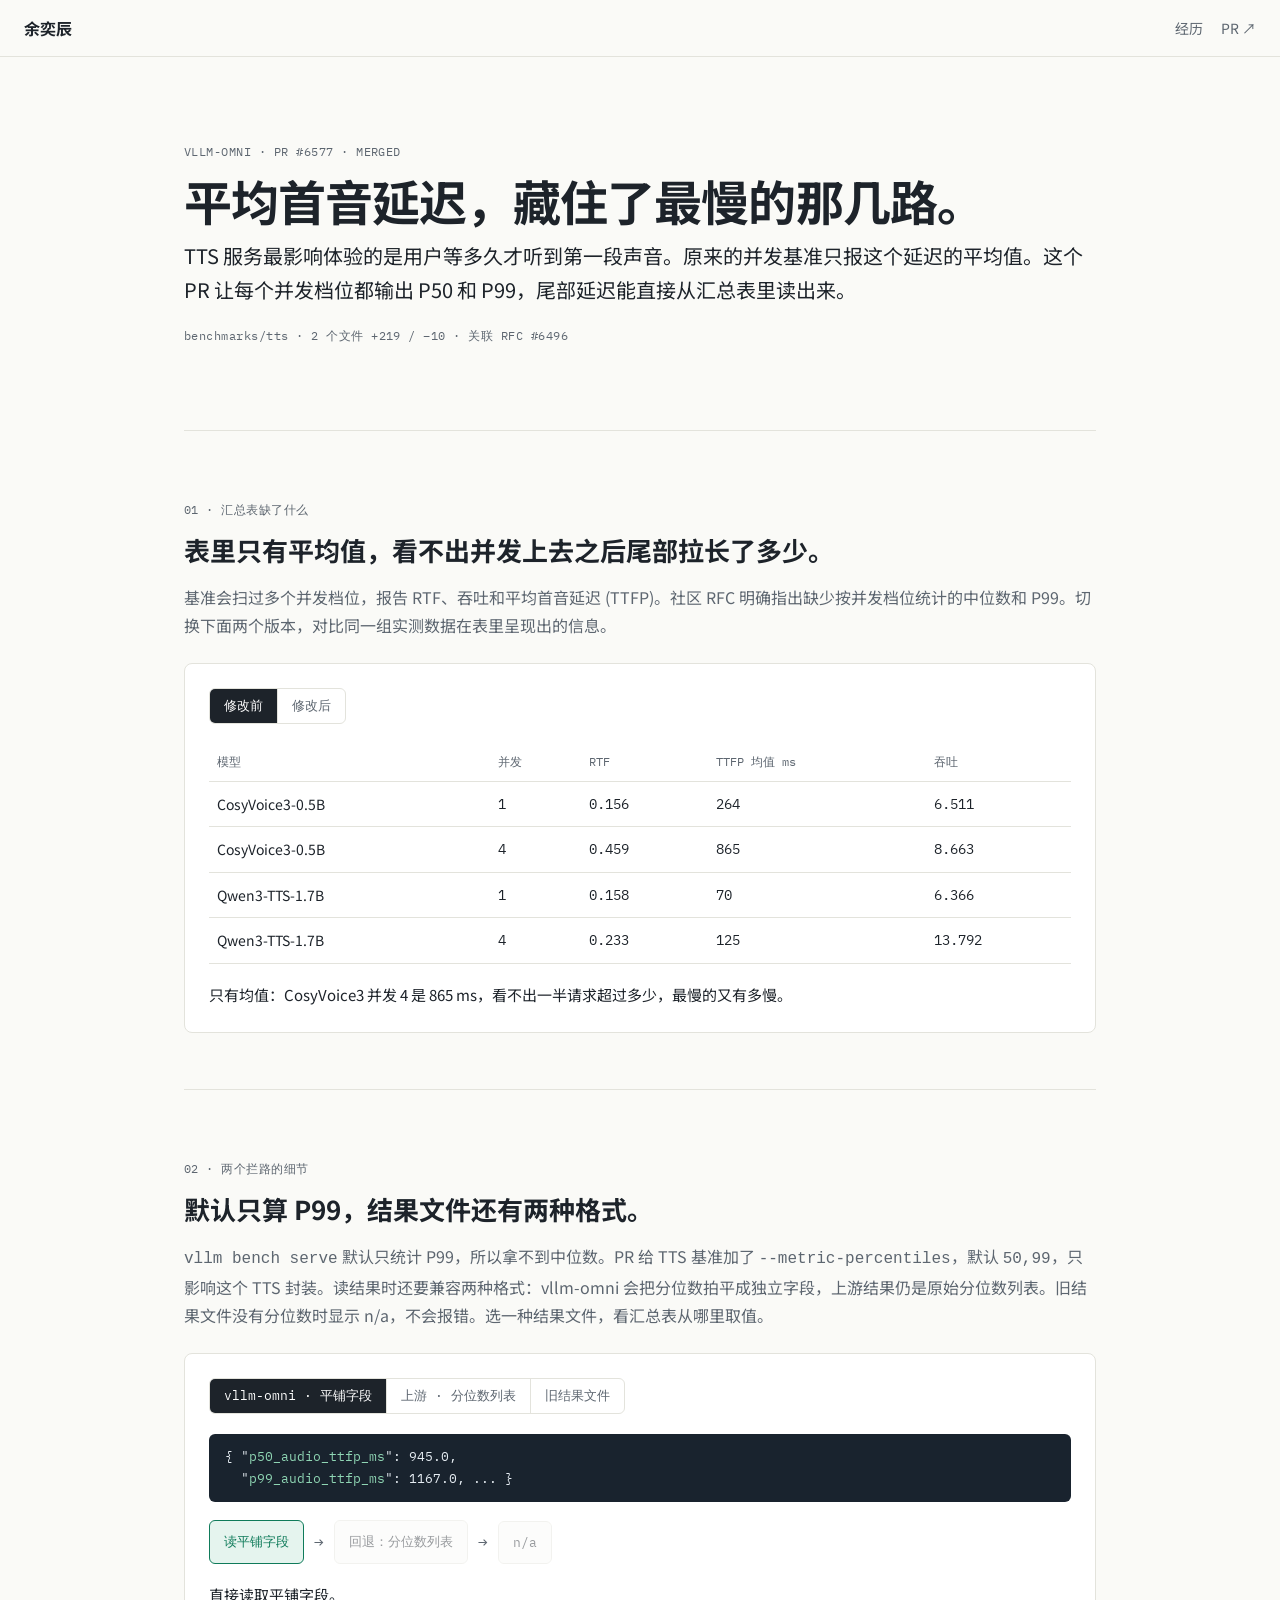
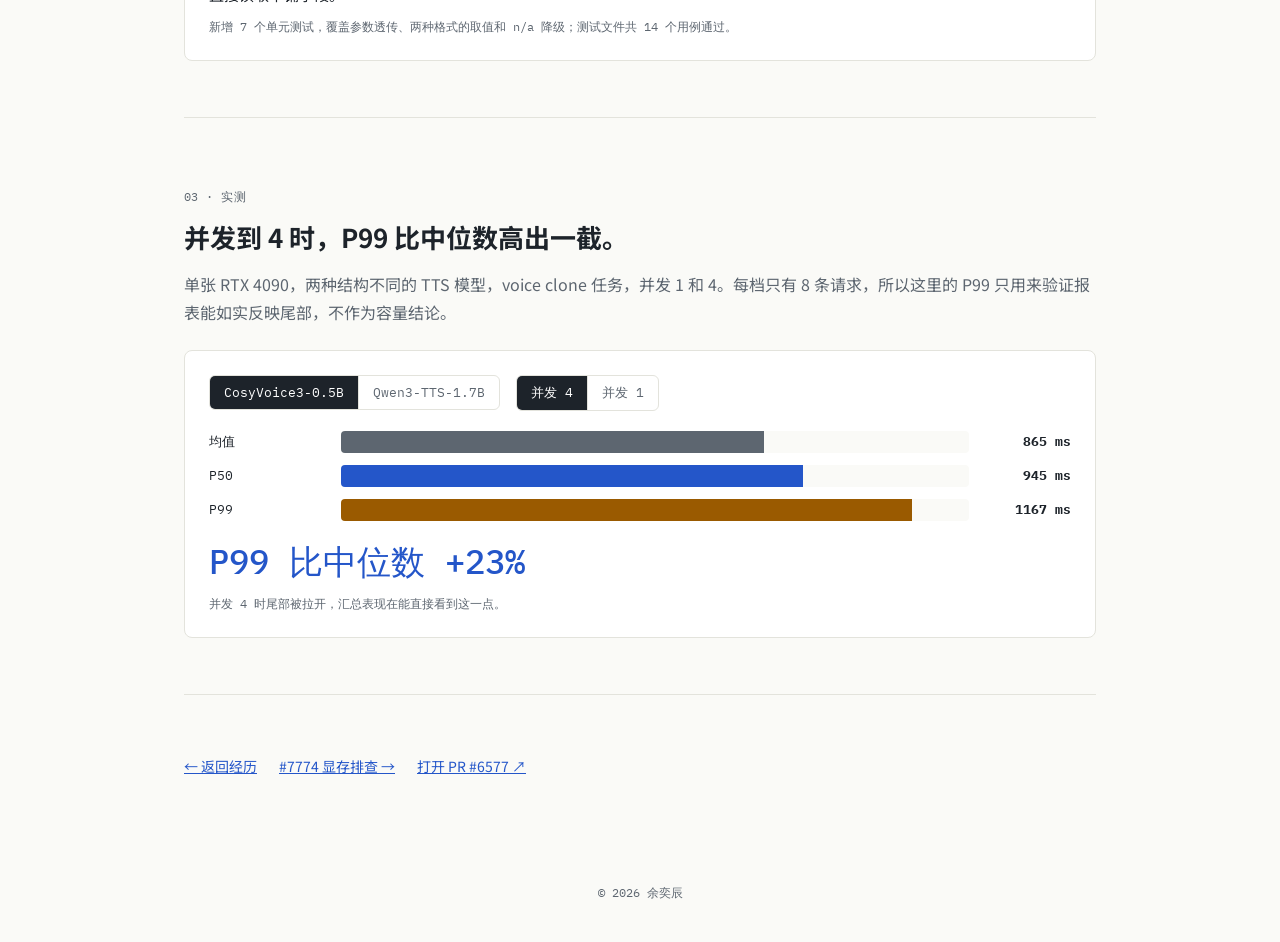
<file: experiences/tts-ttfp.html>
<!doctype html>
<html lang="zh-CN">
<head>
  <meta charset="UTF-8">
  <meta name="viewport" content="width=device-width, initial-scale=1">
  <title>TTS 首音延迟 · 余奕辰</title>
  <meta name="description" content="vLLM-Omni PR #6577：让 TTS 并发基准按并发档位报告首音延迟的 P50 / P99。">
  <link rel="preconnect" href="https://fonts.googleapis.com">
  <link rel="preconnect" href="https://fonts.gstatic.com" crossorigin>
  <link href="https://fonts.googleapis.com/css2?family=IBM+Plex+Mono:wght@400;500&family=Noto+Sans+SC:wght@400;500;600;700&display=swap" rel="stylesheet">
  <link rel="stylesheet" href="../assets/home.css">
  <link rel="stylesheet" href="../assets/case.css">
  <style>
    td.new, th.new { background: var(--ok-bg); }
    td.new { color: var(--ok); }
    .col-new { display: none; }
    .show-new .col-new { display: table-cell; }
  </style>
</head>
<body>
  <header class="top">
    <a class="brand" href="../index.html">余奕辰</a>
    <nav>
      <a href="../index.html">经历</a>
      <a href="https://github.com/vllm-project/vllm-omni/pull/6577" target="_blank" rel="noreferrer">PR ↗</a>
    </nav>
  </header>

  <main>
    <section class="hero">
      <p class="kicker">VLLM-OMNI · PR #6577 · MERGED</p>
      <h1>平均首音延迟，<br>藏住了最慢的那几路。</h1>
      <p class="lede">TTS 服务最影响体验的是用户等多久才听到第一段声音。原来的并发基准只报这个延迟的平均值。这个 PR 让每个并发档位都输出 P50 和 P99，尾部延迟能直接从汇总表里读出来。</p>
      <p class="meta">benchmarks/tts · 2 个文件 +219 / −10 · 关联 RFC #6496</p>
    </section>

    <section class="step">
      <p class="kicker">01 · 汇总表缺了什么</p>
      <h2>表里只有平均值，<br>看不出并发上去之后尾部拉长了多少。</h2>
      <p>基准会扫过多个并发档位，报告 RTF、吞吐和平均首音延迟 (TTFP)。社区 RFC 明确指出缺少按并发档位统计的中位数和 P99。切换下面两个版本，对比同一组实测数据在表里呈现出的信息。</p>
      <div class="panel">
        <div class="seg" role="group" aria-label="汇总表版本">
          <button type="button" data-tbl="old" aria-pressed="true">修改前</button>
          <button type="button" data-tbl="new" aria-pressed="false">修改后</button>
        </div>
        <div class="scroll">
          <table id="tbl">
            <thead><tr><th>模型</th><th>并发</th><th>RTF</th><th>TTFP 均值 ms</th><th class="col-new new">TTFP P50</th><th class="col-new new">TTFP P99</th><th>吞吐</th></tr></thead>
            <tbody id="tbody"></tbody>
          </table>
        </div>
        <p class="verdict" id="tblVerdict"></p>
      </div>
    </section>

    <section class="step">
      <p class="kicker">02 · 两个拦路的细节</p>
      <h2>默认只算 P99，<br>结果文件还有两种格式。</h2>
      <p><code>vllm bench serve</code> 默认只统计 P99，所以拿不到中位数。PR 给 TTS 基准加了 <code>--metric-percentiles</code>，默认 <code>50,99</code>，只影响这个 TTS 封装。读结果时还要兼容两种格式：vllm-omni 会把分位数拍平成独立字段，上游结果仍是原始分位数列表。旧结果文件没有分位数时显示 n/a，不会报错。选一种结果文件，看汇总表从哪里取值。</p>
      <div class="panel">
        <div class="seg" role="group" aria-label="结果文件格式">
          <button type="button" data-fmt="flat" aria-pressed="true">vllm-omni · 平铺字段</button>
          <button type="button" data-fmt="rows" aria-pressed="false">上游 · 分位数列表</button>
          <button type="button" data-fmt="legacy" aria-pressed="false">旧结果文件</button>
        </div>
        <div class="code" id="fmtCode"></div>
        <div class="flow">
          <span class="node" id="nFlat">读平铺字段</span><span class="arrow">→</span>
          <span class="node" id="nRows">回退：分位数列表</span><span class="arrow">→</span>
          <span class="node" id="nNa">n/a</span>
        </div>
        <p class="verdict" id="fmtVerdict"></p>
        <p class="caption">新增 7 个单元测试，覆盖参数透传、两种格式的取值和 n/a 降级；测试文件共 14 个用例通过。</p>
      </div>
    </section>

    <section class="step">
      <p class="kicker">03 · 实测</p>
      <h2>并发到 4 时，<br>P99 比中位数高出一截。</h2>
      <p>单张 RTX 4090，两种结构不同的 TTS 模型，voice clone 任务，并发 1 和 4。每档只有 8 条请求，所以这里的 P99 只用来验证报表能如实反映尾部，不作为容量结论。</p>
      <div class="panel">
        <div class="seg" role="group" aria-label="模型">
          <button type="button" data-model="cosy" aria-pressed="true">CosyVoice3-0.5B</button>
          <button type="button" data-model="qwen" aria-pressed="false">Qwen3-TTS-1.7B</button>
        </div>
        <div class="seg" role="group" aria-label="并发">
          <button type="button" data-conc="4" aria-pressed="true">并发 4</button>
          <button type="button" data-conc="1" aria-pressed="false">并发 1</button>
        </div>
        <div class="bars">
          <div class="bar"><span>均值</span><div class="t"><div class="f" id="bMean"></div></div><b id="vMean"></b></div>
          <div class="bar"><span>P50</span><div class="t"><div class="f on" id="bP50"></div></div><b id="vP50"></b></div>
          <div class="bar"><span>P99</span><div class="t"><div class="f warn" id="bP99"></div></div><b id="vP99"></b></div>
        </div>
        <p class="delta" id="tail"></p>
        <p class="caption" id="tailCap"></p>
      </div>
    </section>

    <section class="contact">
      <a class="back" href="../index.html">← 返回经历</a>
      <a class="back" href="vae-tiling.html">#7774 显存排查 →</a>
      <a class="back" href="https://github.com/vllm-project/vllm-omni/pull/6577" target="_blank" rel="noreferrer">打开 PR #6577 ↗</a>
    </section>
  </main>

  <footer>© 2026 余奕辰</footer>

  <script src="../assets/case.js"></script>
  <script>
    // From PR #6577 test result (RTX 4090, voice_clone, 8 prompts, 1 warmup).
    const R = {
      cosy: { name: 'CosyVoice3-0.5B', 1: [0.156, 264, 261, 305, 6.511], 4: [0.459, 865, 945, 1167, 8.663] },
      qwen: { name: 'Qwen3-TTS-1.7B', 1: [0.158, 70, 64, 97, 6.366], 4: [0.233, 125, 140, 155, 13.792] }
    };

    // 01 table
    $('tbody').innerHTML = ['cosy', 'qwen'].flatMap(m => [1, 4].map(c => {
      const [rtf, mean, p50, p99, thr] = R[m][c];
      return `<tr><td>${R[m].name}</td><td class="num">${c}</td><td class="num">${rtf}</td><td class="num">${mean}</td>` +
        `<td class="num col-new new">${p50}</td><td class="num col-new new">${p99}</td><td class="num">${thr}</td></tr>`;
    })).join('');
    function setTbl(v) {
      $('tbl').classList.toggle('show-new', v === 'new');
      $('tblVerdict').textContent = v === 'new'
        ? 'CosyVoice3 并发 4：中位数 945 ms，P99 1167 ms，均值 865 ms 反而低于中位数。只看均值会同时低估典型延迟和尾部延迟。'
        : '只有均值：CosyVoice3 并发 4 是 865 ms，看不出一半请求超过多少，最慢的又有多慢。';
    }
    bindSeg('tbl', setTbl);
    setTbl('old');

    // 02 formats
    const FMT = {
      flat:   { code: '{ "<em>p50_audio_ttfp_ms</em>": 945.0,\n  "<em>p99_audio_ttfp_ms</em>": 1167.0, ... }', path: 'flat', text: '直接读取平铺字段。' },
      rows:   { code: '{ "<em>percentiles_audio_ttfp_ms</em>":\n    [[50, 945.0], [99, 1167.0]], ... }', path: 'rows', text: '找不到平铺字段，回退到原始分位数列表里取值。' },
      legacy: { code: '{ "mean_audio_ttfp_ms": 865.0, ...\n  <s>// 没有任何分位数字段</s> }', path: 'na', text: '两处都没有，这一格显示 n/a，旧结果文件仍可汇总。' }
    };
    function setFmt(k) {
      const f = FMT[k];
      $('fmtCode').innerHTML = f.code;
      const order = ['flat', 'rows', 'na'], hit = order.indexOf(f.path);
      [['nFlat', 0], ['nRows', 1], ['nNa', 2]].forEach(([id, i]) => {
        $(id).className = 'node ' + (i === hit ? (f.path === 'na' ? 'miss' : 'hit') : i < hit ? 'dim' : 'dim');
      });
      $('fmtVerdict').textContent = f.text;
    }
    bindSeg('fmt', setFmt);
    setFmt('flat');

    // 03 bars
    let model = 'cosy', conc = 4;
    function setBars() {
      const [, mean, p50, p99] = R[model][conc], max = p99 * 1.1;
      [['Mean', mean], ['P50', p50], ['P99', p99]].forEach(([k, v]) => {
        $('b' + k).style.width = v / max * 100 + '%';
        $('v' + k).textContent = v + ' ms';
      });
      const pct = Math.round((p99 / p50 - 1) * 100);
      $('tail').textContent = `P99 比中位数 +${pct}%`;
      $('tailCap').textContent = conc === 4
        ? '并发 4 时尾部被拉开，汇总表现在能直接看到这一点。'
        : '并发 1 的样本里，P99 与中位数相差的绝对值很小（几十毫秒）。';
    }
    bindSeg('model', v => { model = v; setBars(); });
    bindSeg('conc', v => { conc = +v; setBars(); });
    setBars();
  </script>
</body>
</html>
</file>
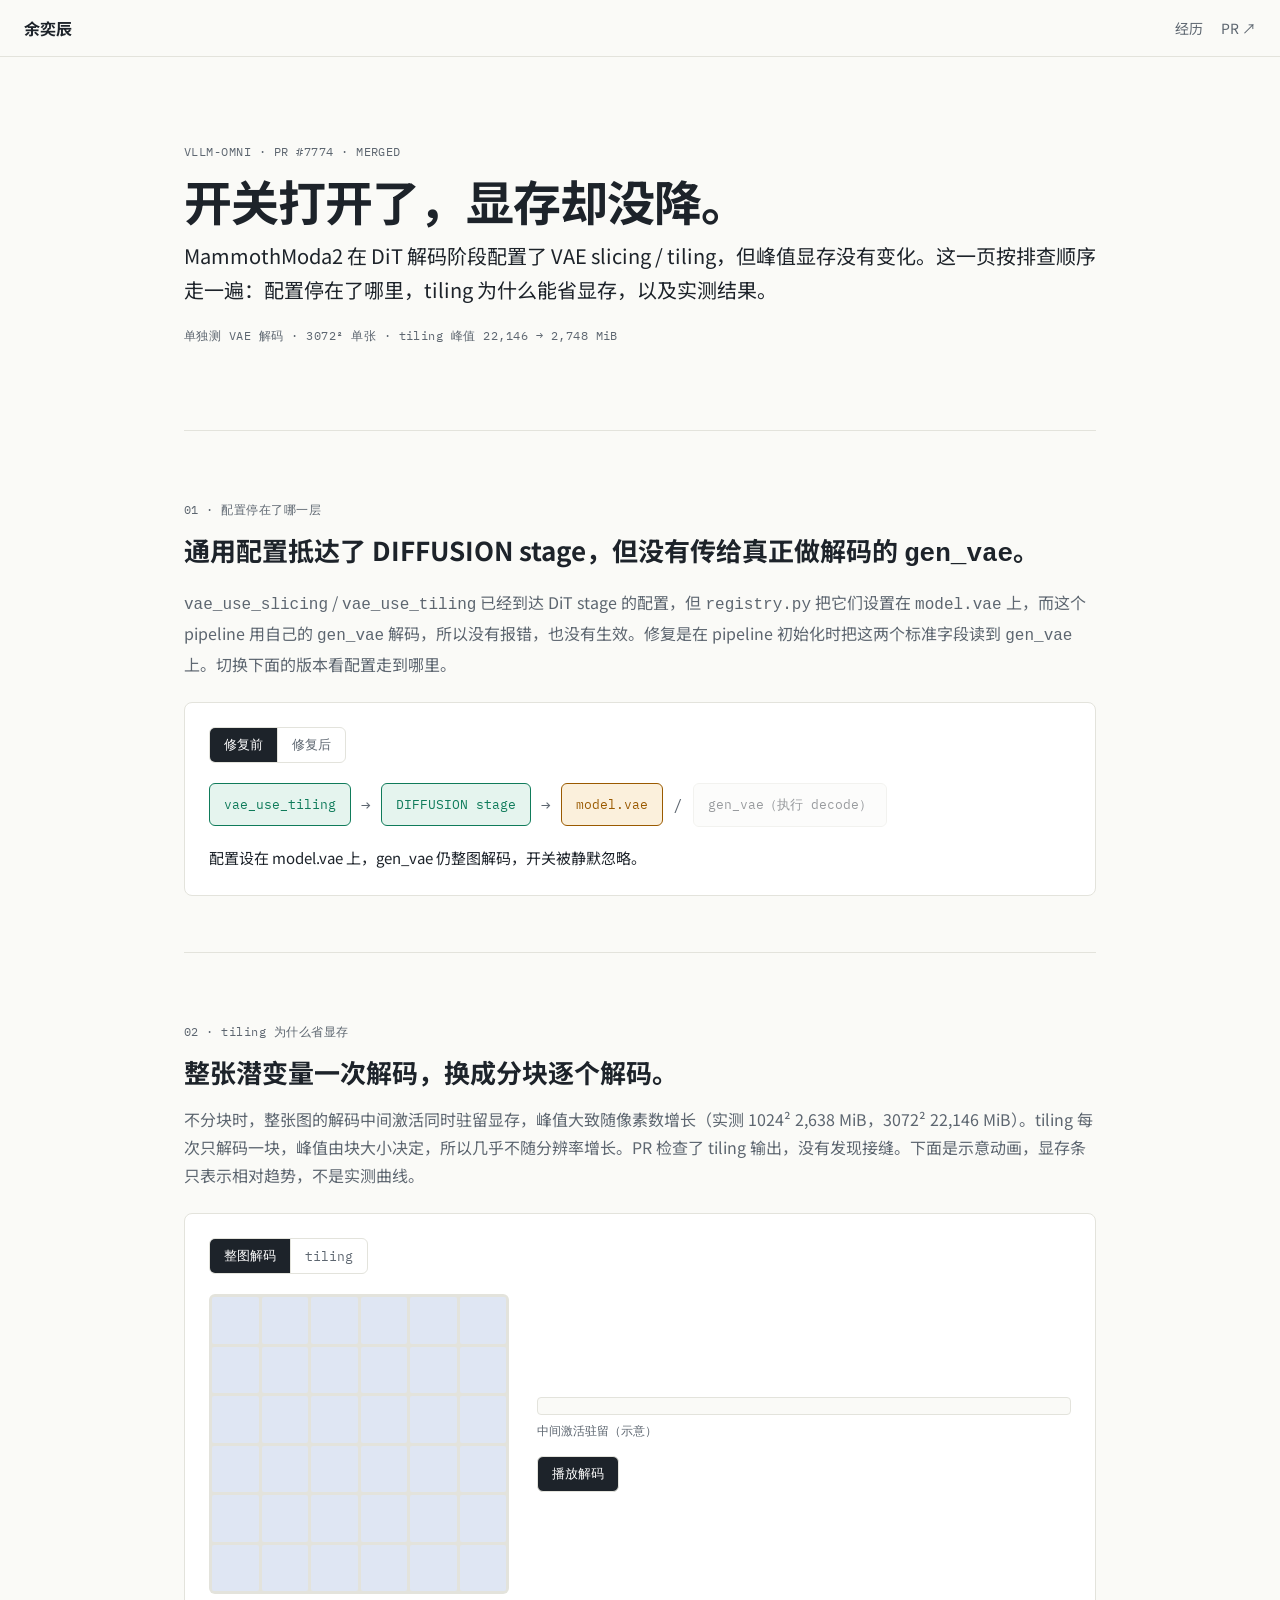
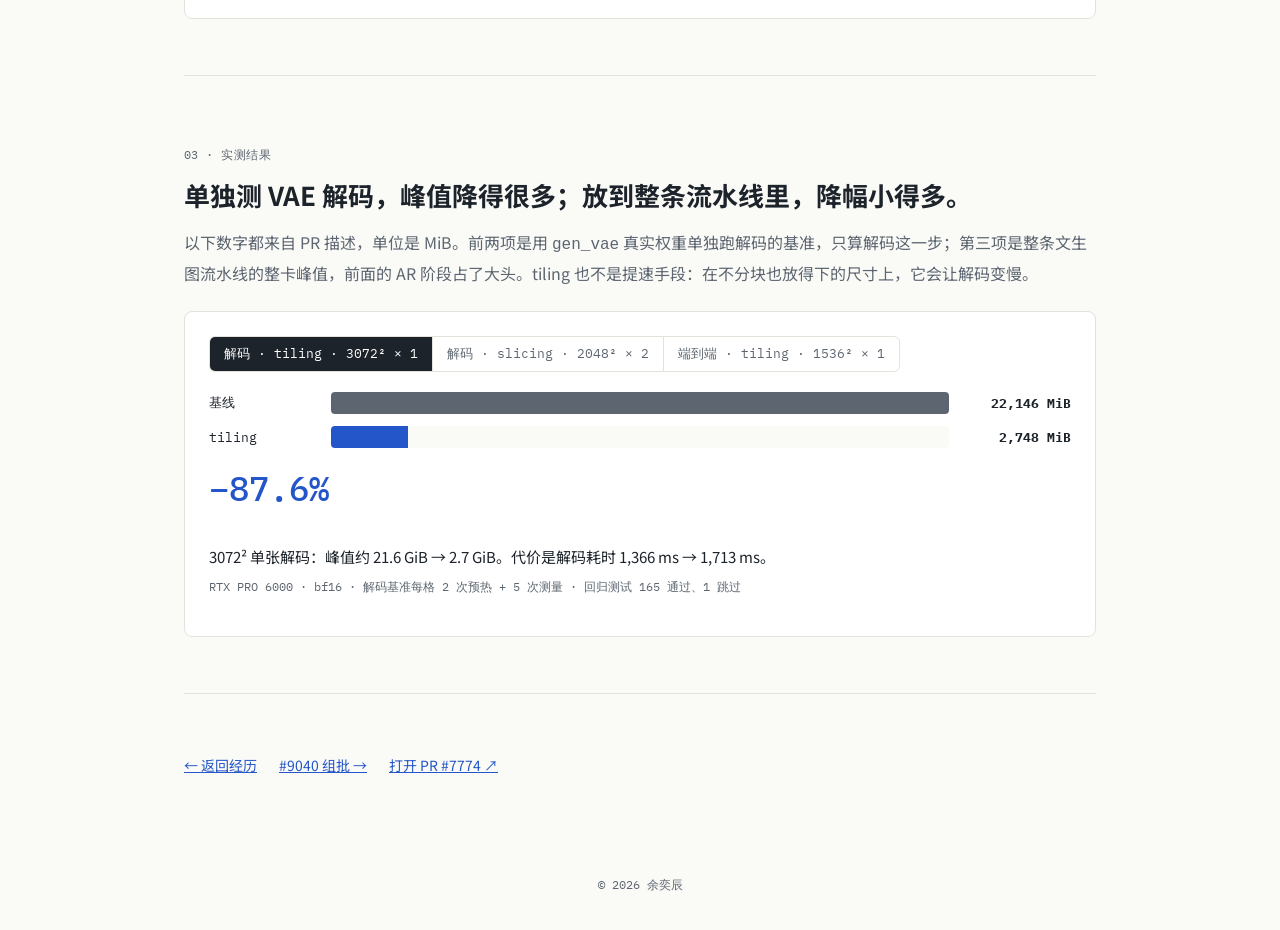
<file: experiences/vae-tiling.html>
<!doctype html>
<html lang="zh-CN">
<head>
  <meta charset="UTF-8">
  <meta name="viewport" content="width=device-width, initial-scale=1">
  <title>VAE Tiling · 余奕辰</title>
  <meta name="description" content="vLLM-Omni PR #7774：把 VAE slicing / tiling 接通到真正执行解码的 VAE，3072² 单张 VAE 解码峰值 22,146 → 2,748 MiB。">
  <link rel="preconnect" href="https://fonts.googleapis.com">
  <link rel="preconnect" href="https://fonts.gstatic.com" crossorigin>
  <link href="https://fonts.googleapis.com/css2?family=IBM+Plex+Mono:wght@400;500&family=Noto+Sans+SC:wght@400;500;600;700&display=swap" rel="stylesheet">
  <link rel="stylesheet" href="../assets/home.css">
  <style>
    .step { padding: 56px 0; border-bottom: 1px solid var(--line); }
    .step h2 { margin: 6px 0 12px; font-size: 26px; line-height: 1.35; }
    .step > p { max-width: none; color: var(--muted); }
    .hero .lede { max-width: none; }
    .step h2 br, .hero h1 br { display: none; }
    .panel { margin-top: 24px; padding: 24px; background: var(--paper); border: 1px solid var(--line); border-radius: 8px; }
    .seg { display: inline-flex; border: 1px solid var(--line); border-radius: 6px; overflow: hidden; margin-bottom: 20px; }
    .seg button { font: 13px var(--mono); padding: 8px 14px; border: 0; background: transparent; color: var(--muted); cursor: pointer; }
    .seg button + button { border-left: 1px solid var(--line); }
    .seg button[aria-pressed="true"] { background: var(--ink); color: #fff; }

    /* step 1: config flow */
    .flow { display: flex; align-items: center; gap: 10px; flex-wrap: wrap; }
    .node { padding: 12px 14px; border: 1px solid var(--line); border-radius: 6px; font: 13px var(--mono); background: var(--bg); transition: background .25s, border-color .25s, opacity .25s; }
    .node.hit { background: var(--ok-bg); border-color: var(--ok); color: var(--ok); }
    .node.miss { background: var(--warn-bg); border-color: var(--warn); color: var(--warn); }
    .node.dim { opacity: .45; }
    .arrow { color: var(--muted); font-family: var(--mono); }
    .verdict { margin: 18px 0 0; font-size: 15px; }

    /* step 2: tiling animation */
    .tile-wrap { display: grid; grid-template-columns: minmax(0, 300px) 1fr; gap: 28px; align-items: center; }
    .grid { display: grid; gap: 3px; aspect-ratio: 1; background: var(--line); padding: 3px; border-radius: 6px; }
    .grid i { background: #dfe6f3; border-radius: 2px; transition: background .15s; }
    .grid i.active { background: var(--accent); }
    .grid i.done { background: #9fb6e6; }
    .meter { height: 18px; background: var(--bg); border: 1px solid var(--line); border-radius: 4px; overflow: hidden; }
    .meter div { height: 100%; width: 0; background: var(--accent); transition: width .15s; }
    .meter.full div { background: var(--warn); }
    .caption { font: 12px var(--mono); color: var(--muted); margin: 8px 0 16px; }
    .btn-sm { font: 13px var(--mono); padding: 8px 14px; border: 1px solid var(--line); background: var(--ink); color: #fff; border-radius: 6px; cursor: pointer; }

    /* step 3: results */
    .bars { display: grid; gap: 12px; }
    .bar { display: grid; grid-template-columns: 110px 1fr 110px; gap: 12px; align-items: center; font: 13px var(--mono); }
    .bar .t { height: 22px; background: var(--bg); border-radius: 4px; overflow: hidden; }
    .bar .f { height: 100%; background: var(--muted); transition: width .4s; }
    .bar .f.on { background: var(--accent); }
    .bar b { text-align: right; }
    .delta { margin-top: 18px; font: 500 34px var(--mono); color: var(--accent); }

    .back { display: inline-block; margin: 0 18px 0 0; font-size: 14px; }
    @media (max-width: 760px) {
      .tile-wrap { grid-template-columns: 1fr; }
      .bar { grid-template-columns: 64px 1fr 96px; }
    }
  </style>
</head>
<body>
  <header class="top">
    <a class="brand" href="../index.html">余奕辰</a>
    <nav>
      <a href="../index.html">经历</a>
      <a href="https://github.com/vllm-project/vllm-omni/pull/7774" target="_blank" rel="noreferrer">PR ↗</a>
    </nav>
  </header>

  <main>
    <section class="hero">
      <p class="kicker">VLLM-OMNI · PR #7774 · MERGED</p>
      <h1 style="font-size:clamp(32px,5vw,48px)">开关打开了，<br>显存却没降。</h1>
      <p class="lede">MammothModa2 在 DiT 解码阶段配置了 VAE slicing / tiling，但峰值显存没有变化。这一页按排查顺序走一遍：配置停在了哪里，tiling 为什么能省显存，以及实测结果。</p>
      <p class="meta">单独测 VAE 解码 · 3072² 单张 · tiling 峰值 22,146 → 2,748 MiB</p>
    </section>

    <section class="step">
      <p class="kicker">01 · 配置停在了哪一层</p>
      <h2>通用配置抵达了 DIFFUSION stage，<br>但没有传给真正做解码的 <code>gen_vae</code>。</h2>
      <p><code>vae_use_slicing</code> / <code>vae_use_tiling</code> 已经到达 DiT stage 的配置，但 <code>registry.py</code> 把它们设置在 <code>model.vae</code> 上，而这个 pipeline 用自己的 <code>gen_vae</code> 解码，所以没有报错，也没有生效。修复是在 pipeline 初始化时把这两个标准字段读到 <code>gen_vae</code> 上。切换下面的版本看配置走到哪里。</p>
      <div class="panel">
        <div class="seg" role="group" aria-label="版本">
          <button type="button" data-flow="before" aria-pressed="true">修复前</button>
          <button type="button" data-flow="after" aria-pressed="false">修复后</button>
        </div>
        <div class="flow">
          <span class="node hit" id="n-cfg">vae_use_tiling</span><span class="arrow">→</span>
          <span class="node hit" id="n-stage">DIFFUSION stage</span><span class="arrow">→</span>
          <span class="node" id="n-std">model.vae</span><span class="arrow">/</span>
          <span class="node" id="n-gen">gen_vae（执行 decode）</span>
        </div>
        <p class="verdict" id="verdict"></p>
      </div>
    </section>

    <section class="step">
      <p class="kicker">02 · tiling 为什么省显存</p>
      <h2>整张潜变量一次解码，<br>换成分块逐个解码。</h2>
      <p>不分块时，整张图的解码中间激活同时驻留显存，峰值大致随像素数增长（实测 1024² 2,638 MiB，3072² 22,146 MiB）。tiling 每次只解码一块，峰值由块大小决定，所以几乎不随分辨率增长。PR 检查了 tiling 输出，没有发现接缝。下面是示意动画，显存条只表示相对趋势，不是实测曲线。</p>
      <div class="panel">
        <div class="seg" role="group" aria-label="解码方式">
          <button type="button" data-mode="full" aria-pressed="true">整图解码</button>
          <button type="button" data-mode="tile" aria-pressed="false">tiling</button>
        </div>
        <div class="tile-wrap">
          <div class="grid" id="grid" aria-hidden="true"></div>
          <div>
            <div class="meter" id="meter"><div></div></div>
            <p class="caption" id="meterCap">中间激活驻留（示意）</p>
            <button type="button" class="btn-sm" id="play">播放解码</button>
          </div>
        </div>
      </div>
    </section>

    <section class="step">
      <p class="kicker">03 · 实测结果</p>
      <h2>单独测 VAE 解码，峰值降得很多；<br>放到整条流水线里，降幅小得多。</h2>
      <p>以下数字都来自 PR 描述，单位是 MiB。前两项是用 <code>gen_vae</code> 真实权重单独跑解码的基准，只算解码这一步；第三项是整条文生图流水线的整卡峰值，前面的 AR 阶段占了大头。tiling 也不是提速手段：在不分块也放得下的尺寸上，它会让解码变慢。</p>
      <div class="panel">
        <div class="seg" role="group" aria-label="测量口径">
          <button type="button" data-res="tiling" aria-pressed="true">解码 · tiling · 3072² × 1</button>
          <button type="button" data-res="slicing" aria-pressed="false">解码 · slicing · 2048² × 2</button>
          <button type="button" data-res="e2e" aria-pressed="false">端到端 · tiling · 1536² × 1</button>
        </div>
        <div class="bars">
          <div class="bar"><span>基线</span><div class="t"><div class="f" id="b0"></div></div><b id="v0"></b></div>
          <div class="bar"><span id="l1">tiling</span><div class="t"><div class="f on" id="b1"></div></div><b id="v1"></b></div>
        </div>
        <p class="delta" id="delta"></p>
        <p class="verdict" id="resNote"></p>
        <p class="caption">RTX PRO 6000 · bf16 · 解码基准每格 2 次预热 + 5 次测量 · 回归测试 165 通过、1 跳过</p>
      </div>
    </section>

    <section class="contact">
      <a class="back" href="../index.html">← 返回经历</a>
      <a class="back" href="qwen-image-2-1.html">#9040 组批 →</a>
      <a class="back" href="https://github.com/vllm-project/vllm-omni/pull/7774" target="_blank" rel="noreferrer">打开 PR #7774 ↗</a>
    </section>
  </main>

  <footer>© 2026 余奕辰</footer>

  <script src="../assets/case.js"></script>
  <script>
    // 01 config flow
    const std = document.getElementById('n-std'), gen = document.getElementById('n-gen'), verdict = document.getElementById('verdict');
    function setFlow(v) {
      const fixed = v === 'after';
      std.className = 'node ' + (fixed ? 'dim' : 'miss');
      gen.className = 'node ' + (fixed ? 'hit' : 'dim');
      verdict.textContent = fixed
        ? 'pipeline 初始化时把标准字段读到 gen_vae，解码真正走 tiling 路径。'
        : '配置设在 model.vae 上，gen_vae 仍整图解码，开关被静默忽略。';
    }
    bindSeg('flow', setFlow);
    setFlow('before');

    // 02 tiling animation
    const N = 6, grid = document.getElementById('grid'), meter = document.getElementById('meter'), fill = meter.firstElementChild;
    grid.style.gridTemplateColumns = `repeat(${N}, 1fr)`;
    const cells = Array.from({ length: N * N }, () => grid.appendChild(document.createElement('i')));
    let mode = 'full', timer = null;
    function reset() {
      clearInterval(timer);
      cells.forEach(c => c.className = '');
      fill.style.width = '0';
      meter.classList.remove('full');
    }
    bindSeg('mode', m => { mode = m; reset(); });
    document.getElementById('play').addEventListener('click', () => {
      reset();
      if (mode === 'full') {
        let k = 0;
        timer = setInterval(() => {
          k++;
          fill.style.width = Math.min(100, k * 10) + '%';
          if (k >= 10) {
            cells.forEach(c => c.className = 'active');
            meter.classList.add('full');
            clearInterval(timer);
            setTimeout(() => cells.forEach(c => c.className = 'done'), 500);
          }
        }, 70);
      } else {
        let k = 0;
        timer = setInterval(() => {
          if (k > 0) cells[k - 1].className = 'done';
          if (k === cells.length) { fill.style.width = '0'; clearInterval(timer); return; }
          cells[k].className = 'active';
          fill.style.width = '14%';
          k++;
        }, 90);
      }
    });

    // 03 results (MiB, from PR #7774 description)
    const data = {
      tiling:  { label: 'tiling',  base: 22146, opt: 2748, note: '3072² 单张解码：峰值约 21.6 GiB → 2.7 GiB。代价是解码耗时 1,366 ms → 1,713 ms。' },
      slicing: { label: 'slicing', base: 16634, opt: 10003, note: '2048² 两张一批解码。slicing 按样本逐个解码，batch = 1 时没有效果，只对批量请求有用。' },
      e2e:     { label: 'tiling',  base: 67766, opt: 61656, note: '1536² 单张端到端，整卡峰值少 6,110 MiB。端到端延迟在几个百分点内，主要由 AR 阶段决定。' }
    };
    function setRes(k) {
      const d = data[k], max = Math.max(d.base, d.opt);
      $('l1').textContent = d.label;
      $('b0').style.width = d.base / max * 100 + '%';
      $('b1').style.width = d.opt / max * 100 + '%';
      $('v0').textContent = d.base.toLocaleString() + ' MiB';
      $('v1').textContent = d.opt.toLocaleString() + ' MiB';
      $('delta').textContent = `−${((1 - d.opt / d.base) * 100).toFixed(1)}%`;
      $('resNote').textContent = d.note;
    }
    bindSeg('res', setRes);
    setRes('tiling');
  </script>
</body>
</html>
</file>
<file: assets/index.css>
/* Homepage layout — academic-profile style: sticky nav, profile sidebar,
   single reading column of icon-headed sections. Self-contained; the case
   pages keep using home.css + case.css. */
:root {
  --ink: #1d232a;
  --text: #3a424b;
  --muted: #6b747d;
  --line: #e6e6df;
  --bg: #fafaf7;
  --paper: #ffffff;
  --accent: #2456c9;
  --accent-dk: #163a8c;
  --ok: #0f7b5a;
  --ok-bg: #e5f4ee;
  --warn: #9a5a00;
  --warn-bg: #fbf0dc;
  --mono: "IBM Plex Mono", ui-monospace, monospace;
  --sans: "Noto Sans SC", system-ui, -apple-system, "PingFang SC", sans-serif;
}
* { box-sizing: border-box; }
html { scroll-behavior: smooth; scroll-padding-top: 96px; background: var(--bg); }
body { margin: 0; color: var(--text); background: var(--bg); font: 17px/1.7 var(--sans); }
a { color: var(--accent); text-underline-offset: 2px; }
a:hover { color: var(--accent-dk); }
img { display: block; max-width: 100%; }
[hidden] { display: none !important; }
h1, h2, h3 { color: var(--ink); font-weight: 700; margin-top: 0; }
.sr-only { position: absolute; width: 1px; height: 1px; padding: 0; overflow: hidden; clip: rect(0,0,0,0); white-space: nowrap; border: 0; }
.skip-link { position: fixed; top: -100px; left: 20px; z-index: 20; padding: 10px 16px; background: #fff; border: 1px solid var(--accent); text-decoration: none; }
.skip-link:focus { top: 12px; }

/* Sticky top navigation */
.site-header { position: sticky; top: 0; z-index: 10; background: rgba(250,250,247,.92); backdrop-filter: blur(6px); border-bottom: 1px solid var(--line); }
.header-inner { max-width: 1180px; min-height: 64px; padding: 0 36px; margin: auto; display: flex; align-items: center; justify-content: space-between; gap: 18px; }
.header-brand { font-weight: 700; font-size: 18px; color: var(--ink); text-decoration: none; }
.primary-nav { display: flex; align-items: center; gap: 26px; }
.primary-nav a { padding: 20px 0; font-size: 15px; color: var(--muted); text-decoration: none; }
.primary-nav a:hover, .primary-nav a.active { color: var(--ink); }
.primary-nav a.active { font-weight: 600; }
.menu-toggle { display: none; align-items: center; gap: 8px; min-height: 44px; padding: 8px 0; border: 0; background: none; color: var(--ink); font: inherit; cursor: pointer; }
.menu-toggle svg { width: 22px; height: 22px; fill: none; stroke: currentColor; stroke-width: 1.6; }

/* Profile sidebar + reading column */
.page-layout { max-width: 1180px; margin: auto; padding: 44px 36px 0; display: grid; grid-template-columns: 260px minmax(0,1fr); column-gap: 56px; }
.profile { position: sticky; top: 92px; align-self: start; }
.portrait-wrap { width: 180px; height: 180px; margin: 0 0 18px; }
.portrait { width: 100%; height: 100%; border-radius: 50%; border: 1px solid var(--line); object-fit: cover; object-position: center 38%; }
.profile h1 { margin: 0 0 8px; font-size: 26px; line-height: 1.3; }
.profile-detail { margin: 0; font-size: 16px; line-height: 1.5; color: var(--text); }
.profile-role { margin-bottom: 2px; }
.profile-affiliation { margin-bottom: 18px; }
.profile-tagline { margin-bottom: 18px; color: var(--muted); }
.profile-location { display: flex; align-items: flex-start; gap: 8px; margin-bottom: 18px; color: var(--muted); }
.detail-icon, .link-icon { width: 18px; height: 18px; flex-shrink: 0; fill: none; stroke: currentColor; stroke-width: 1.8; stroke-linecap: round; stroke-linejoin: round; }
.profile-location .detail-icon { margin-top: 3px; }
.is-placeholder { font-style: italic; color: var(--muted); }
.profile-links { list-style: none; padding: 0; margin: 0; }
.profile-links li { margin: 0 0 11px; }
.profile-links a, .profile-wechat { display: inline-flex; align-items: center; gap: 9px; font-size: 16px; color: var(--text); text-decoration: none; }
.profile-links a:hover { color: var(--accent); text-decoration: underline; }

main { min-width: 0; }
.about-section h1 { margin: 0 0 16px; font-size: 27px; line-height: 1.3; }
.biography p { margin: 0 0 14px; }
.biography p:last-child { margin-bottom: 0; }
.draft-note { margin-top: 16px; padding: 10px 14px; border-left: 3px solid #cfcfc6; background: #f6f6f1; }
.draft-label { font: 500 12px var(--mono); letter-spacing: .08em; color: var(--muted); }
.draft-note p { margin: 4px 0 0; font-size: 15px; color: var(--muted); }

.content-section { margin-top: 36px; scroll-margin-top: 92px; }
.section-heading { display: flex; align-items: baseline; gap: 10px; margin: 0 0 20px; padding-bottom: 12px; border-bottom: 1px solid var(--line); font-size: 24px; line-height: 1.3; }
.section-icon { font-size: 22px; line-height: 1; flex-shrink: 0; }
.section-lead { margin: -6px 0 22px; color: var(--muted); font-size: 16px; }

/* Entry: media tile + body, mirroring the reference's figure-left/text-right */
.entry { display: grid; grid-template-columns: minmax(0,300px) minmax(0,1fr); gap: 30px; align-items: start; margin: 0 0 30px; }
.entry:last-child { margin-bottom: 0; }
.entry-body { min-width: 0; }
.entry-kicker { font: 500 12px var(--mono); letter-spacing: .06em; color: var(--accent); margin: 2px 0 6px; }
.entry h3 { margin: 0 0 6px; font-size: 20px; line-height: 1.4; }
.entry .role { margin: 0 0 10px; color: var(--muted); font-size: 15px; }
.entry .desc { margin: 0 0 12px; font-size: 16px; }
.entry .bullets { margin: 0 0 12px; padding-left: 20px; font-size: 16px; }
.entry .bullets li { margin-bottom: 5px; }

/* Align media with the start of the text and size each frame to its image. */
.media-col { display: flex; flex-direction: column; gap: 12px; min-width: 0; }
@media (min-width: 561px) {
  .entry { grid-template-columns: minmax(0,38%) minmax(0,1fr); }
}
figure.media { margin: 0; border: 1px solid var(--line); border-radius: 8px; overflow: hidden; background: var(--paper); }
figure.media a, figure.media picture { display: block; }
figure.media img, figure.media video { display: block; width: 100%; height: auto; }
.publication-entry { padding-top: 24px; border-top: 1px solid var(--line); }
.publication-entry h3 a { color: inherit; text-decoration: none; }
.publication-entry h3 a:hover { color: var(--accent); text-decoration: underline; }
@media (min-width: 561px) {
  .publication-entry > .entry-body {
    align-self: stretch;
    display: flex;
    flex-direction: column;
  }

  .publication-entry .links { margin-top: auto; }
}
figure.logo { align-self: start; padding: 8px 12px; }
figure.logo img { width: auto; max-height: 40px; }

/* Bracketed link row (reference style) */
.links { display: flex; gap: 8px; flex-wrap: wrap; margin: 0; }
.links a { font-size: 15px; color: var(--accent); text-decoration: underline; text-underline-offset: 2px; }
.links a::before { content: '['; color: var(--muted); text-decoration: none; }
.links a::after { content: ']'; color: var(--muted); text-decoration: none; }

/* Status tags */
.tag { display: inline-block; padding: 1px 7px; border-radius: 4px; font: 11px var(--mono); vertical-align: middle; margin-right: 6px; }
.tag.ok { background: var(--ok-bg); color: var(--ok); }
.tag.open { background: var(--warn-bg); color: var(--warn); }

/* Compact PR rows under the open-source entry */
.prs { list-style: none; margin: 0 0 12px; padding: 0; }
.prs li { padding: 9px 0; font-size: 16px; border-bottom: 1px dashed var(--line); }
.prs li:last-child { border-bottom: 0; }
.prs .pr-head { display: flex; align-items: baseline; gap: 8px; flex-wrap: wrap; }
.prs .pr-head a { font-weight: 600; text-decoration: none; }
.prs .pr-head a:hover { text-decoration: underline; }

.contact-section p { margin: 0 0 10px; }
.site-footer { display: flex; justify-content: space-between; flex-wrap: wrap; gap: 10px 24px; margin-top: 44px; padding: 20px 0 34px; border-top: 1px solid var(--line); font: 13px var(--mono); color: var(--muted); }
.site-footer a { color: var(--muted); text-decoration: none; }
.site-footer a:hover { text-decoration: underline; }

@media (max-width: 1040px) {
  .header-inner, .page-layout { padding-left: 28px; padding-right: 28px; }
  .page-layout { grid-template-columns: 220px minmax(0,1fr); column-gap: 40px; }
}
@media (max-width: 860px) {
  .header-inner { flex-wrap: wrap; }
  .menu-toggle { display: flex; }
  .primary-nav { width: 100%; gap: 4px 20px; padding-bottom: 10px; flex-wrap: wrap; }
  .primary-nav a { padding: 7px 0; font-size: 15px; }
  .js-ready .primary-nav { display: none; }
  .js-ready .primary-nav.is-open { display: flex; }
  .page-layout { grid-template-columns: minmax(0,1fr); }
  .profile { position: static; display: grid; grid-template-columns: 140px minmax(0,1fr); gap: 24px; padding-bottom: 28px; margin-bottom: 26px; border-bottom: 1px solid var(--line); }
  .portrait-wrap { width: 140px; height: 140px; margin: 0; grid-row: 1 / span 6; }
  .profile > :not(.portrait-wrap) { grid-column: 2; }
  .profile { row-gap: 0; }
  .profile-affiliation, .profile-tagline, .profile-location { margin-bottom: 12px; }
  .profile-links { display: flex; flex-wrap: wrap; gap: 8px 22px; }
  .profile-links li { margin: 0; }
  .entry { grid-template-columns: minmax(180px,34%) minmax(0,1fr); gap: 22px; }
}
@media (max-width: 560px) {
  body { font-size: 16px; }
  .header-inner, .page-layout { padding-left: 20px; padding-right: 20px; }
  .page-layout { padding-top: 28px; }
  .profile { grid-template-columns: 104px minmax(0,1fr); gap: 18px; }
  .portrait-wrap { width: 104px; height: 104px; }
  .profile h1 { font-size: 23px; }
  .section-heading { font-size: 22px; }
  .entry { grid-template-columns: minmax(0,1fr); gap: 14px; }
  .media-col figure.logo { display: none; }
}
</file>
<file: assets/theme.css>
:root { color-scheme: light; }
:root[data-theme="dark"] {
  color-scheme: dark;
  --bg: #151a21; --paper: #1c232d; --ink: #e7edf4; --text: #c5cdd8;
  --muted: #a1adbd; --line: #35404e; --accent: #90b4ff; --accent-dk: #bcd1ff;
  --ok: #89d8b9; --ok-bg: #183a31; --warn: #efc585; --warn-bg: #3a3023;
}
.theme-toggle { border: 1px solid var(--line); border-radius: 6px; padding: 7px 10px; background: var(--paper); color: var(--ink); font: inherit; font-size: 13px; cursor: pointer; white-space: nowrap; }
.theme-toggle:focus-visible { outline: 2px solid var(--accent); outline-offset: 3px; }
[data-theme="dark"] .site-header, [data-theme="dark"] .top { background: #151a21f2; }
[data-theme="dark"] .draft-note, [data-theme="dark"] .portrait-placeholder { background: var(--paper); }
[data-theme="dark"] .seg button[aria-pressed="true"] { background: var(--accent); color: var(--bg); }
</file>
<file: assets/home.css>
:root {
  --bg: #fafaf7;
  --paper: #ffffff;
  --ink: #1d232a;
  --muted: #5d6670;
  --line: #e3e3dc;
  --accent: #2456c9;
  --ok: #0f7b5a;
  --ok-bg: #e5f4ee;
  --warn: #9a5a00;
  --warn-bg: #fbf0dc;
  --mono: "IBM Plex Mono", ui-monospace, monospace;
  --sans: "Noto Sans SC", system-ui, -apple-system, "PingFang SC", sans-serif;
}

* { box-sizing: border-box; }

html { scroll-behavior: smooth; background: var(--bg); }

body {
  margin: 0;
  color: var(--ink);
  background: var(--bg);
  font: 16px/1.75 var(--sans);
}

a { color: var(--accent); }

.top {
  position: sticky;
  top: 0;
  z-index: 10;
  display: flex;
  justify-content: space-between;
  align-items: center;
  padding: 14px 24px;
  background: rgba(250, 250, 247, 0.92);
  backdrop-filter: blur(6px);
  border-bottom: 1px solid var(--line);
}

.brand { font-weight: 700; text-decoration: none; color: var(--ink); }

.top nav { display: flex; gap: 18px; }
.top nav a { color: var(--muted); text-decoration: none; font-size: 14px; }
.top nav a:hover { color: var(--ink); }

main, .wrap {
  max-width: 960px;
  margin: 0 auto;
  padding: 0 24px;
}

.hero { padding: 72px 0 56px; border-bottom: 1px solid var(--line); }

.kicker, .when, .label, .tag, .meta, .mono {
  font-family: var(--mono);
  font-size: 12px;
  letter-spacing: 0.04em;
  color: var(--muted);
}

.hero h1 {
  margin: 10px 0 8px;
  font-size: clamp(40px, 7vw, 64px);
  line-height: 1.1;
  letter-spacing: -0.02em;
}

.lede {
  max-width: 640px;
  font-size: 20px;
  line-height: 1.7;
  color: var(--ink);
  margin: 12px 0 18px;
}

.hero .meta { margin: 0 0 28px; }

.btn {
  display: inline-block;
  margin-right: 10px;
  padding: 10px 18px;
  border-radius: 6px;
  background: var(--ink);
  color: #fff;
  text-decoration: none;
  font-size: 14px;
}

.btn.ghost {
  background: transparent;
  color: var(--ink);
  border: 1px solid var(--line);
}

.block { padding: 56px 0; border-bottom: 1px solid var(--line); }

.block h2 {
  display: flex;
  align-items: baseline;
  gap: 12px;
  margin: 0 0 28px;
  font-size: 24px;
}

.block h2 span {
  font-family: var(--mono);
  font-size: 13px;
  color: var(--accent);
}

.grid3 {
  display: grid;
  grid-template-columns: repeat(3, 1fr);
  gap: 16px;
}

.grid3 article {
  padding: 20px;
  background: var(--paper);
  border: 1px solid var(--line);
  border-radius: 8px;
}

.grid3 h3 { margin: 0 0 6px; font-size: 16px; }
.grid3 p { margin: 0; font-size: 14px; color: var(--muted); }

.timeline { list-style: none; margin: 0; padding: 0; }

.item {
  display: grid;
  grid-template-columns: 150px 1fr;
  gap: 24px;
  padding: 28px 0;
  border-top: 1px solid var(--line);
}

.item:first-child { border-top: 0; padding-top: 0; }

.item h3 { margin: 4px 0 4px; font-size: 20px; }
.role { margin: 0 0 14px; color: var(--muted); font-size: 15px; }

.prs { list-style: none; margin: 0 0 14px; padding: 0; }
.prs li {
  display: flex;
  gap: 10px;
  align-items: baseline;
  padding: 7px 0;
  font-size: 15px;
  border-bottom: 1px dashed var(--line);
}
.prs li:last-child { border-bottom: 0; }

.tag {
  flex: none;
  padding: 2px 8px;
  border-radius: 4px;
  font-size: 11px;
}
.tag.ok { background: var(--ok-bg); color: var(--ok); }
.tag.open { background: var(--warn-bg); color: var(--warn); }

.bullets { margin: 0 0 14px; padding-left: 20px; font-size: 15px; }
.bullets li { margin-bottom: 4px; }

.inline {
  display: inline-block;
  margin-right: 18px;
  font-size: 14px;
  text-decoration: none;
  border-bottom: 1px solid currentColor;
}

.nolink { font-size: 13px; color: var(--muted); }

.edu { display: grid; grid-template-columns: 1fr 1fr; gap: 16px; }
.edu div {
  padding: 18px 20px;
  background: var(--paper);
  border: 1px solid var(--line);
  border-radius: 8px;
}
.edu b { display: block; font-size: 16px; }
.edu p { margin: 4px 0 0; font-size: 14px; color: var(--muted); }

.contact { padding: 56px 0 72px; }
.contact p { margin: 0 0 10px; }

footer {
  padding: 24px 0 40px;
  font-family: var(--mono);
  font-size: 12px;
  color: var(--muted);
  text-align: center;
}

@media (max-width: 760px) {
  .grid3, .edu { grid-template-columns: 1fr; }
  .item { grid-template-columns: 1fr; gap: 8px; }
  .top nav { gap: 12px; }
  .lede { font-size: 17px; }
}
</file>
<file: assets/case.css>
/* Shared styles for interactive case pages (loaded after home.css). */
.hero h1 { font-size: clamp(32px, 5vw, 48px); }
.step { padding: 56px 0; border-bottom: 1px solid var(--line); }
.step h2 { margin: 6px 0 12px; font-size: 26px; line-height: 1.35; }
.step > p { max-width: none; color: var(--muted); }
.hero .lede { max-width: none; }
.evidence-figure { margin: 28px 0; }
.evidence-figure a { display: block; }
.evidence-figure img { display: block; width: 100%; height: auto; border: 1px solid var(--line); border-radius: 8px; background: white; }
.evidence-figure figcaption { margin-top: 10px; font-size: 13px; color: var(--muted); line-height: 1.7; }
.step h2 br, .hero h1 br { display: none; }
.panel { margin-top: 24px; padding: 24px; background: var(--paper); border: 1px solid var(--line); border-radius: 8px; }

.seg { display: inline-flex; flex-wrap: wrap; border: 1px solid var(--line); border-radius: 6px; overflow: hidden; margin: 0 12px 20px 0; vertical-align: top; }
.seg button { font: 13px var(--mono); padding: 8px 14px; border: 0; background: transparent; color: var(--muted); cursor: pointer; }
.seg button + button { border-left: 1px solid var(--line); }
.seg button[aria-pressed="true"] { background: var(--ink); color: #fff; }
.btn-sm { font: 13px var(--mono); padding: 8px 14px; border: 0; background: var(--ink); color: #fff; border-radius: 6px; cursor: pointer; }

.caption { font: 12px var(--mono); color: var(--muted); margin: 10px 0 0; }
.verdict { margin: 18px 0 0; font-size: 15px; }
.pill { display: inline-block; padding: 2px 8px; border-radius: 4px; font: 11px var(--mono); }
.pill.ok { background: var(--ok-bg); color: var(--ok); }
.pill.warn { background: var(--warn-bg); color: var(--warn); }
.pill.mute { background: var(--bg); color: var(--muted); border: 1px solid var(--line); }

.flow { display: flex; align-items: center; gap: 10px; flex-wrap: wrap; }
.node { padding: 12px 14px; border: 1px solid var(--line); border-radius: 6px; font: 13px var(--mono); background: var(--bg); transition: background .25s, border-color .25s, opacity .25s; }
.node.hit { background: var(--ok-bg); border-color: var(--ok); color: var(--ok); }
.node.miss { background: var(--warn-bg); border-color: var(--warn); color: var(--warn); }
.node.dim { opacity: .45; }
.arrow { color: var(--muted); font-family: var(--mono); }

.bars { display: grid; gap: 12px; }
.bar { display: grid; grid-template-columns: 120px 1fr 90px; gap: 12px; align-items: center; font: 13px var(--mono); }
.bar .t { height: 22px; background: var(--bg); border-radius: 4px; overflow: hidden; }
.bar .f { height: 100%; background: var(--muted); transition: width .4s; }
.bar .f.on { background: var(--accent); }
.bar .f.warn { background: var(--warn); }
.bar b { text-align: right; }
.delta { margin: 18px 0 0; font: 500 34px var(--mono); color: var(--accent); }
.delta.neg { color: var(--muted); }

.scroll { overflow-x: auto; }
table { width: 100%; border-collapse: collapse; font-size: 14px; }
th, td { text-align: left; padding: 10px 8px; border-bottom: 1px solid var(--line); vertical-align: top; }
th { font: 12px var(--mono); color: var(--muted); font-weight: 400; }
td.num { font-family: var(--mono); white-space: nowrap; }
tr.hl td { background: var(--ok-bg); }
.limits { margin: 18px 0 0; padding-left: 20px; font-size: 15px; color: var(--muted); }
.code { font: 13px/1.7 var(--mono); background: #19232e; color: #e6edf3; border-radius: 6px; padding: 12px 16px; white-space: pre-wrap; margin: 0 0 18px; }
.code em { font-style: normal; color: #8fd6b4; }
.code s { text-decoration: none; color: #f0a37e; }

.back { display: inline-block; margin: 0 18px 8px 0; font-size: 14px; }

@media (max-width: 760px) {
  .bar { grid-template-columns: 76px 1fr 72px; }
  .panel { padding: 18px; }
}
</file>
